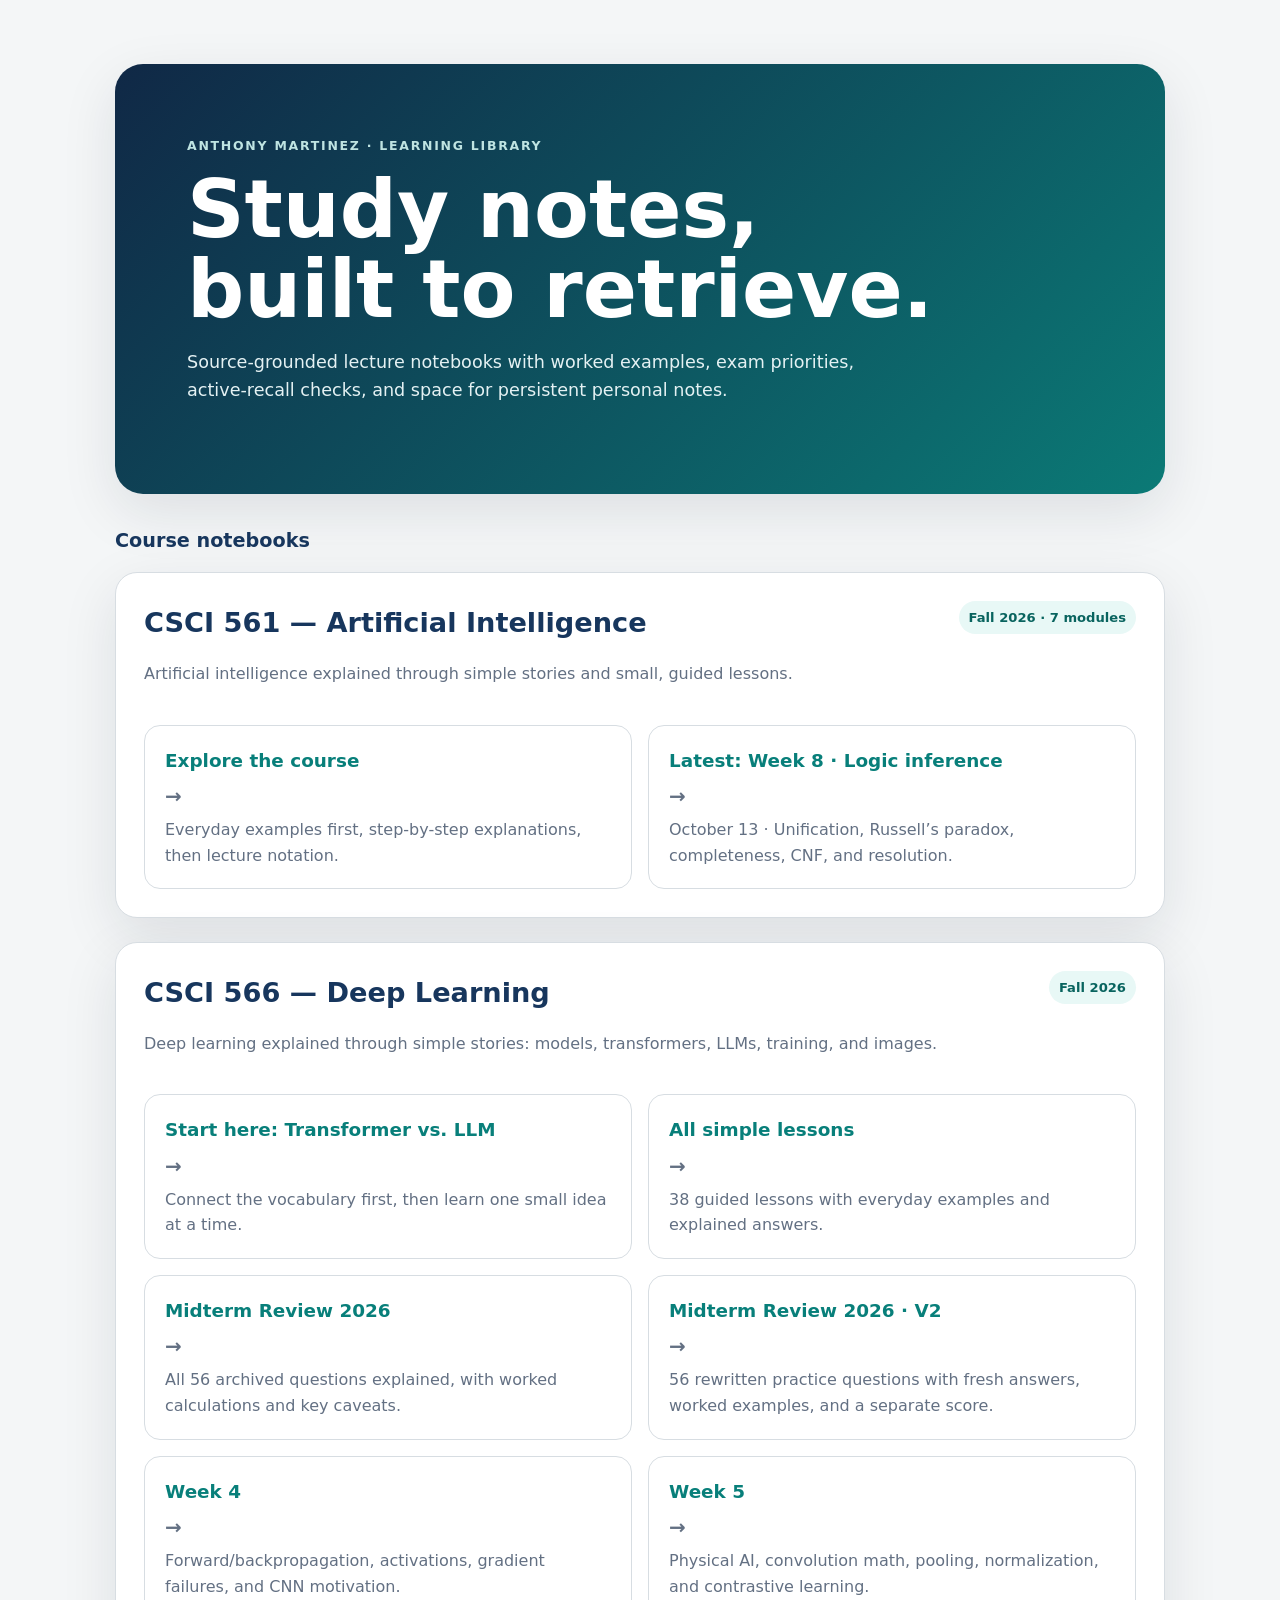
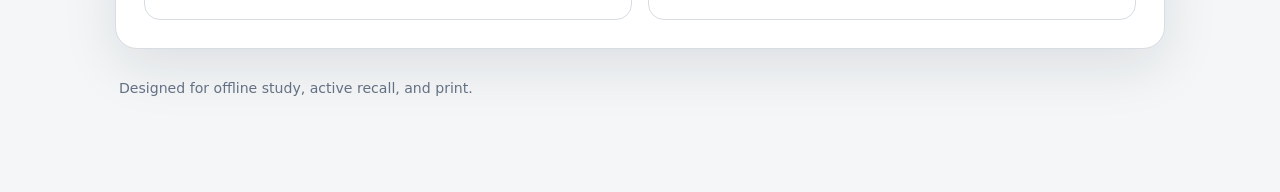
<file: index.html>
<!doctype html>
<html lang="en">
<head>
  <meta charset="utf-8">
  <meta name="viewport" content="width=device-width, initial-scale=1">
  <meta name="description" content="Anthony Martinez's course study notebooks and learning resources.">
  <title>Anthony Martinez — Study Notes</title>
  <style>
    :root{--ink:#172033;--muted:#637083;--paper:#f4f6f7;--card:#fff;--line:#d7dde2;--navy:#17365d;--teal:#087f7a;--gold:#e8b34a;--shadow:0 18px 55px rgba(23,32,51,.1)}
    *{box-sizing:border-box}body{margin:0;color:var(--ink);background:var(--paper);font:16px/1.6 system-ui,-apple-system,"Segoe UI",sans-serif}main{width:min(1050px,calc(100% - 32px));margin:auto;padding:64px 0}.hero{background:linear-gradient(135deg,#102846,#0b7a76);border-radius:28px;padding:clamp(32px,7vw,72px);color:white;box-shadow:var(--shadow)}.eyebrow{text-transform:uppercase;letter-spacing:.14em;font-weight:800;font-size:.78rem;color:#bfe4e2}.hero h1{font-size:clamp(2.5rem,7vw,5rem);line-height:1;margin:.18em 0}.hero p{max-width:60ch;color:#e4f1f3;font-size:1.1rem}.courses{margin-top:32px}.courses h2{font-size:1.2rem;color:var(--navy)}.course{background:var(--card);border:1px solid var(--line);border-radius:22px;padding:28px;box-shadow:var(--shadow)}.course-head{display:flex;justify-content:space-between;gap:20px;align-items:start}.course h3{font-size:1.7rem;margin:0;color:var(--navy)}.course p{color:var(--muted)}.tag{background:#e8f8f6;color:#09645f;border-radius:999px;padding:6px 10px;font-size:.82rem;font-weight:750;white-space:nowrap}.weeks{display:grid;grid-template-columns:repeat(2,minmax(0,1fr));gap:16px;margin-top:22px}.week{display:block;text-decoration:none;color:inherit;border:1px solid var(--line);border-radius:16px;padding:20px;transition:transform .15s,border-color .15s,box-shadow .15s}.week:hover{transform:translateY(-3px);border-color:var(--teal);box-shadow:0 12px 28px rgba(8,127,122,.12)}.week strong{display:block;color:var(--teal);font-size:1.15rem}.week span{display:block;color:var(--muted);margin-top:5px}.arrow{color:var(--gold);font-size:1.25rem}.foot{color:var(--muted);font-size:.88rem;margin:28px 4px}@media(max-width:650px){main{padding:24px 0}.hero{border-radius:20px}.course-head{display:block}.tag{display:inline-block;margin-top:8px}.weeks{grid-template-columns:1fr}}@media print{body{background:white}.hero,.course{box-shadow:none}.week{break-inside:avoid}}
  </style>
</head>
<body>
  <main>
    <header class="hero">
      <div class="eyebrow">Anthony Martinez · Learning Library</div>
      <h1>Study notes,<br>built to retrieve.</h1>
      <p>Source-grounded lecture notebooks with worked examples, exam priorities, active-recall checks, and space for persistent personal notes.</p>
    </header>
    <section class="courses" aria-labelledby="courses-heading">
      <h2 id="courses-heading">Course notebooks</h2>
      <article class="course" style="margin-bottom:24px">
        <div class="course-head"><div><h3>CSCI 561 — Artificial Intelligence</h3><p>Artificial intelligence explained through simple stories and small, guided lessons.</p></div><span class="tag">Fall 2026 · 7 modules</span></div>
        <div class="weeks">
          <a class="week" href="csci-561/?v=learn"><strong>Explore the course <span class="arrow">→</span></strong><span>Everyday examples first, step-by-step explanations, then lecture notation.</span></a>
          <a class="week" href="csci-561/?v=learn#lecture-8"><strong>Latest: Week 8 · Logic inference <span class="arrow">→</span></strong><span>October 13 · Unification, Russell’s paradox, completeness, CNF, and resolution.</span></a>
        </div>
      </article>
      <article class="course">
        <div class="course-head"><div><h3>CSCI 566 — Deep Learning</h3><p>Deep learning explained through simple stories: models, transformers, LLMs, training, and images.</p></div><span class="tag">Fall 2026</span></div>
        <div class="weeks">
          <a class="week" href="csci-566/?v=learn#lecture-0"><strong>Start here: Transformer vs. LLM <span class="arrow">→</span></strong><span>Connect the vocabulary first, then learn one small idea at a time.</span></a>
          <a class="week" href="csci-566/?v=learn"><strong>All simple lessons <span class="arrow">→</span></strong><span>38 guided lessons with everyday examples and explained answers.</span></a>
          <a class="week" href="csci-566/midterm-review-2026/"><strong>Midterm Review 2026 <span class="arrow">→</span></strong><span>All 56 archived questions explained, with worked calculations and key caveats.</span></a>
          <a class="week" href="csci-566/midterm-review-2026-v2/"><strong>Midterm Review 2026 · V2 <span class="arrow">→</span></strong><span>56 rewritten practice questions with fresh answers, worked examples, and a separate score.</span></a>
          <a class="week" href="csci-566/week4/"><strong>Week 4 <span class="arrow">→</span></strong><span>Forward/backpropagation, activations, gradient failures, and CNN motivation.</span></a>
          <a class="week" href="csci-566/week5/"><strong>Week 5 <span class="arrow">→</span></strong><span>Physical AI, convolution math, pooling, normalization, and contrastive learning.</span></a>
        </div>
      </article>
    </section>
    <p class="foot">Designed for offline study, active recall, and print.</p>
  </main>
</body>
</html>
</file>
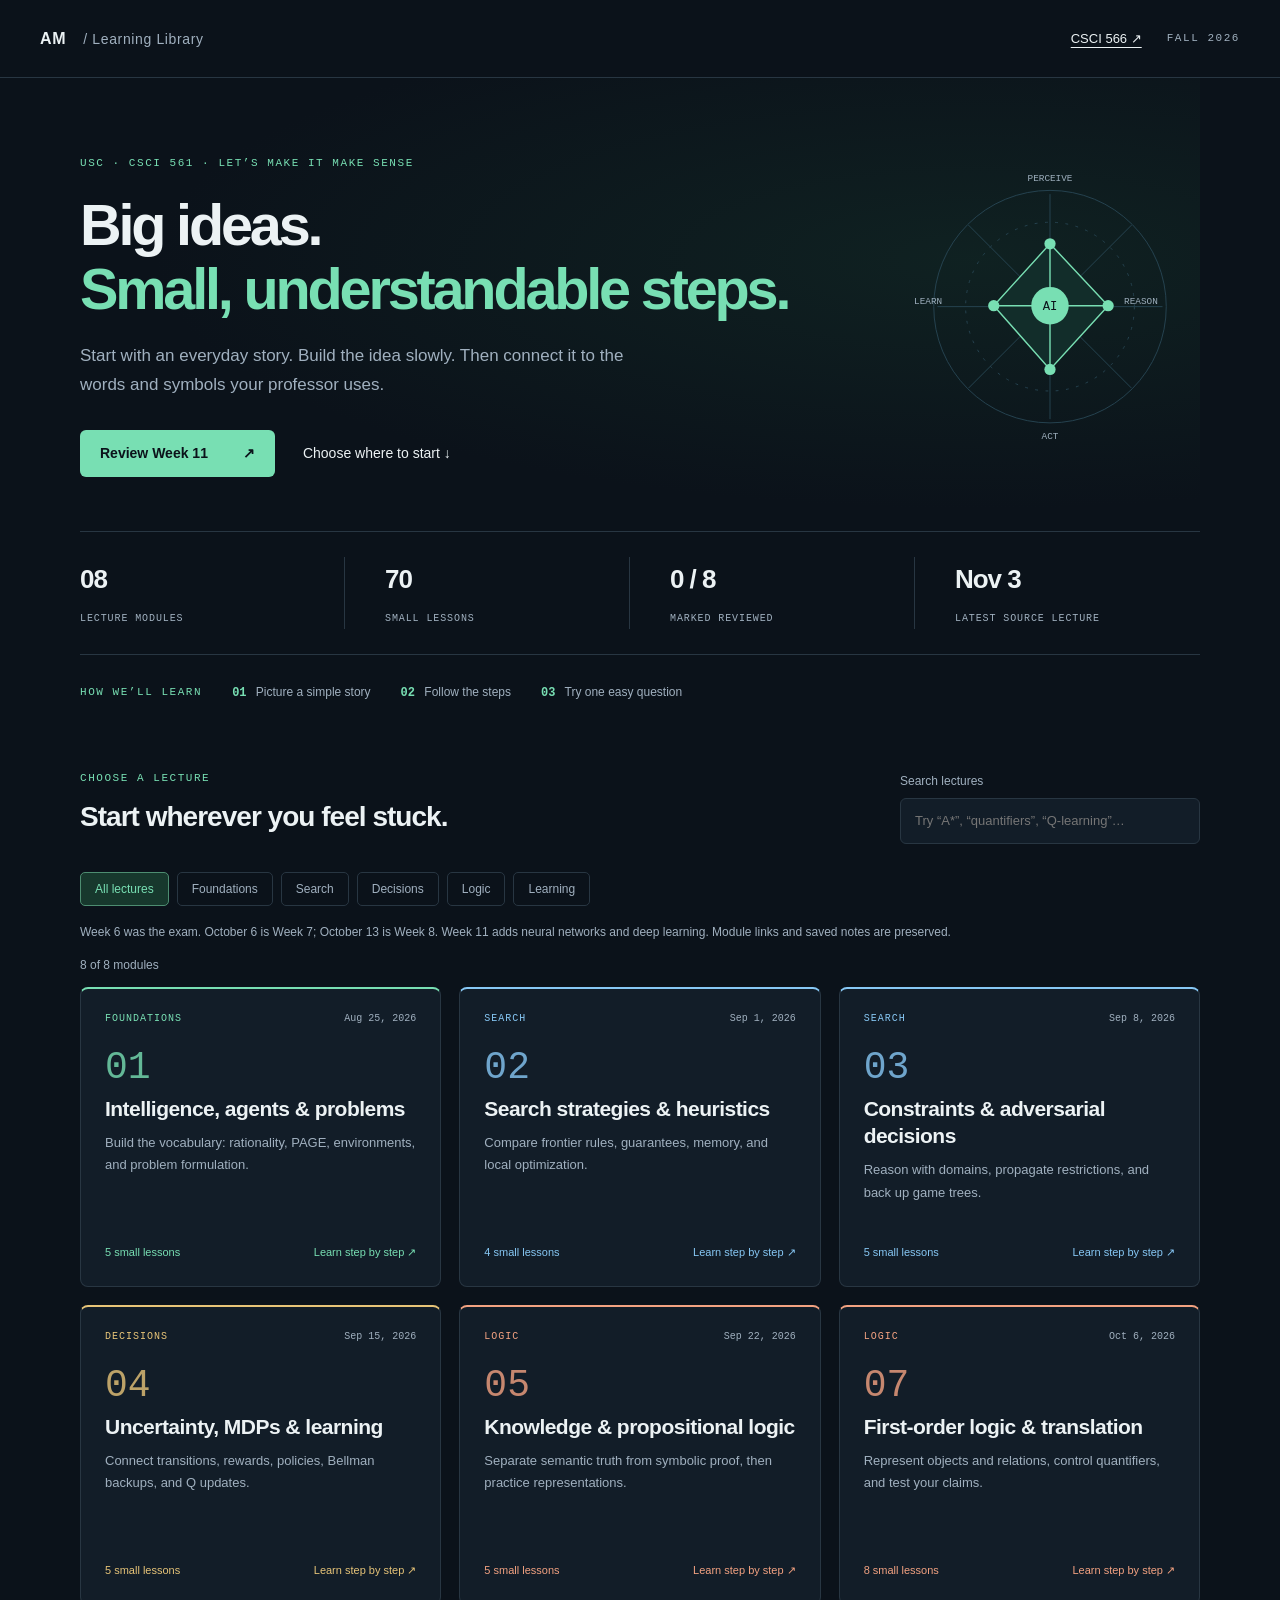
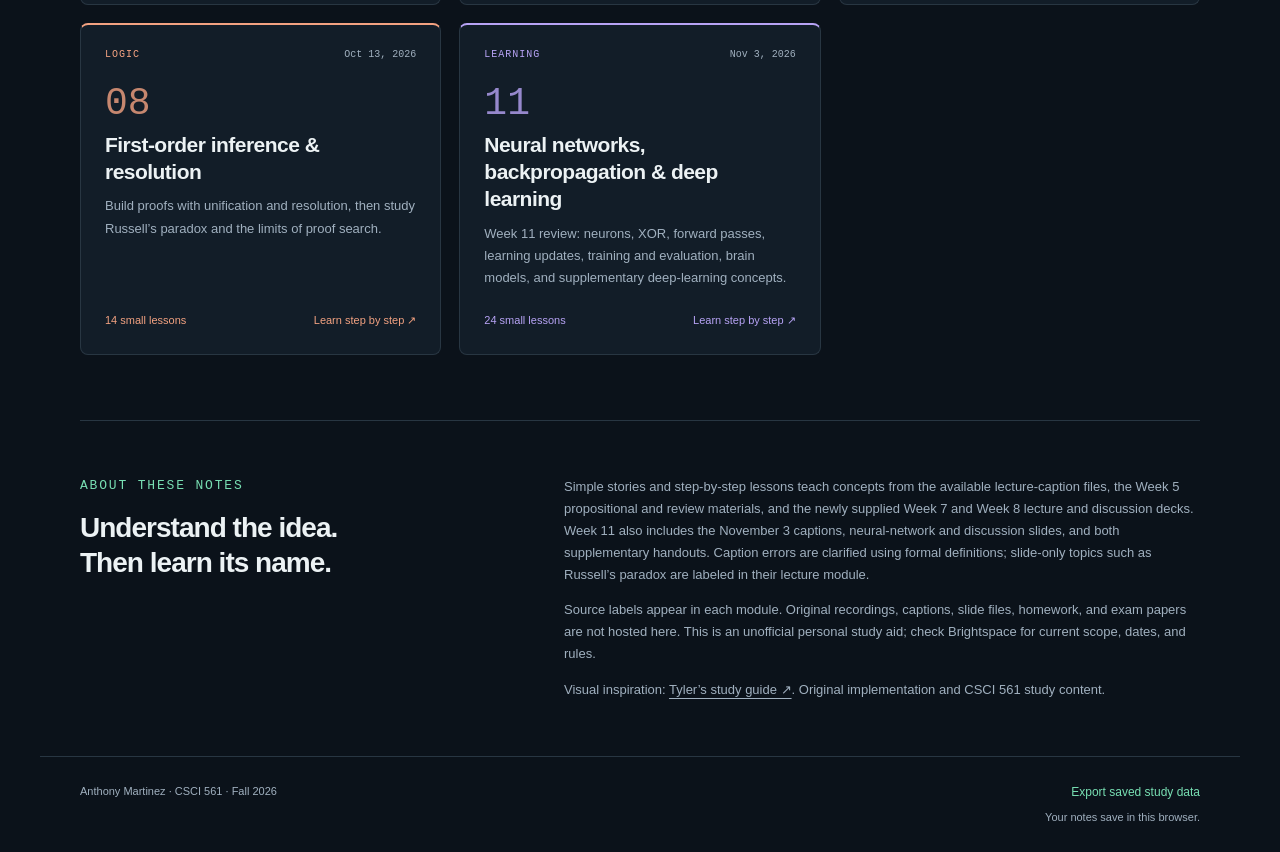
<file: csci-561/index.html>
<!doctype html>
<html lang="en">
<head><meta charset="utf-8"><meta name="viewport" content="width=device-width, initial-scale=1"><meta name="description" content="CSCI 561 study field notes: agents, search, CSPs, games, reinforcement learning, logic, Russell’s paradox, resolution, neural networks, and backpropagation. Eight lecture modules with active recall and saved notes."><meta name="theme-color" content="#0b121a"><title>CSCI 561 · Learn step by step</title><link rel="stylesheet" href="style.css?v=0cc53aad7d3e"><script defer src="content.js?v=51534a6c8ccf"></script><script defer src="app.js?v=fa8d2007b44e"></script></head>
<body>
<a class="skip" href="#main">Skip to study content</a>
<header class="topbar"><a class="brand" href="../">AM <span>/ Learning Library</span></a><nav aria-label="Course navigation"><a href="../csci-566/">CSCI 566 ↗</a><span class="term">FALL 2026</span></nav></header>
<main id="main" tabindex="-1">
<div id="dashboard">
<section class="hero"><div><p class="eyebrow">USC · CSCI 561 · LET’S MAKE IT MAKE SENSE</p><h1>Big ideas.<br><span>Small, understandable steps.</span></h1><p class="intro">Start with an everyday story. Build the idea slowly. Then connect it to the words and symbols your professor uses.</p><div class="hero-links"><a class="primary" href="#lecture-11">Review Week 11 <span>↗</span></a><a href="#course-map">Choose where to start ↓</a></div></div><div class="orbit" aria-hidden="true"><svg viewBox="0 0 320 300"><g fill="none" stroke="#274553"><circle cx="160" cy="150" r="124"/><circle cx="160" cy="150" r="90" stroke-dasharray="3 8"/><path d="M160 30V270M40 150H280M73 63L247 237M73 237L247 63"/></g><g stroke="#78dfb3" stroke-width="1.5"><path d="M160 83L100 149L160 217L222 149Z M160 83V217M100 149H222" fill="#122d2a"/></g><g fill="#78dfb3"><circle cx="160" cy="83" r="6"/><circle cx="100" cy="149" r="6"/><circle cx="222" cy="149" r="6"/><circle cx="160" cy="217" r="6"/></g><circle cx="160" cy="149" r="20" fill="#78dfb3"/><text x="160" y="154" text-anchor="middle" fill="#0b121a" font-size="13" font-family="monospace">AI</text><g font-family="monospace" font-size="10" fill="#9eafbd"><text x="160" y="16" text-anchor="middle">PERCEIVE</text><text x="239" y="147">REASON</text><text x="160" y="291" text-anchor="middle">ACT</text><text x="15" y="147">LEARN</text></g></svg></div></section>
<section class="metrics" aria-label="Study overview"><div><strong>08</strong><span>LECTURE MODULES</span></div><div><strong id="recall-count">—</strong><span>SMALL LESSONS</span></div><div><strong id="progress-count">0 / 8</strong><span>MARKED REVIEWED</span></div><div><strong>Nov 3</strong><span>LATEST SOURCE LECTURE</span></div></section>
<div class="method"><span class="eyebrow">HOW WE’LL LEARN</span><span><b>01</b> Picture a simple story</span><span><b>02</b> Follow the steps</span><span><b>03</b> Try one easy question</span></div>
<section id="course-map" class="course-map"><div class="section-heading"><div><p class="eyebrow">CHOOSE A LECTURE</p><h2>Start wherever you feel stuck.</h2></div><label class="search-label">Search lectures<input id="search" type="search" placeholder="Try “A*”, “quantifiers”, “Q-learning”…"></label></div><div class="filters" role="group" aria-label="Filter modules"><button class="active" data-filter="All" aria-pressed="true">All lectures</button><button data-filter="Foundations" aria-pressed="false">Foundations</button><button data-filter="Search" aria-pressed="false">Search</button><button data-filter="Decisions" aria-pressed="false">Decisions</button><button data-filter="Logic" aria-pressed="false">Logic</button><button data-filter="Learning" aria-pressed="false">Learning</button></div><p class="muted">Week 6 was the exam. October 6 is Week 7; October 13 is Week 8. Week 11 adds neural networks and deep learning. Module links and saved notes are preserved.</p><p id="results" class="muted" role="status"></p><div id="cards" class="cards"></div></section>
<section class="source-panel"><div><p class="eyebrow">ABOUT THESE NOTES</p><h2>Understand the idea.<br>Then learn its name.</h2></div><div><p>Simple stories and step-by-step lessons teach concepts from the available lecture-caption files, the Week 5 propositional and review materials, and the newly supplied Week 7 and Week 8 lecture and discussion decks. Week 11 also includes the November 3 captions, neural-network and discussion slides, and both supplementary handouts. Caption errors are clarified using formal definitions; slide-only topics such as Russell’s paradox are labeled in their lecture module.</p><p>Source labels appear in each module. Original recordings, captions, slide files, homework, and exam papers are not hosted here. This is an unofficial personal study aid; check Brightspace for current scope, dates, and rules.</p><p>Visual inspiration: <a href="https://tylermichael06.github.io/my-study-guide/">Tyler’s study guide ↗</a>. Original implementation and CSCI 561 study content.</p></div></section>
</div>
<article id="lecture" hidden></article>
</main><footer><span>Anthony Martinez · CSCI 561 · Fall 2026</span><div><button id="export">Export saved study data</button><span id="save-status" role="status">Your notes save in this browser.</span></div></footer>
<noscript><p class="notice">Enable JavaScript to view the lecture modules and use study tools.</p></noscript>
</body></html>
</file>
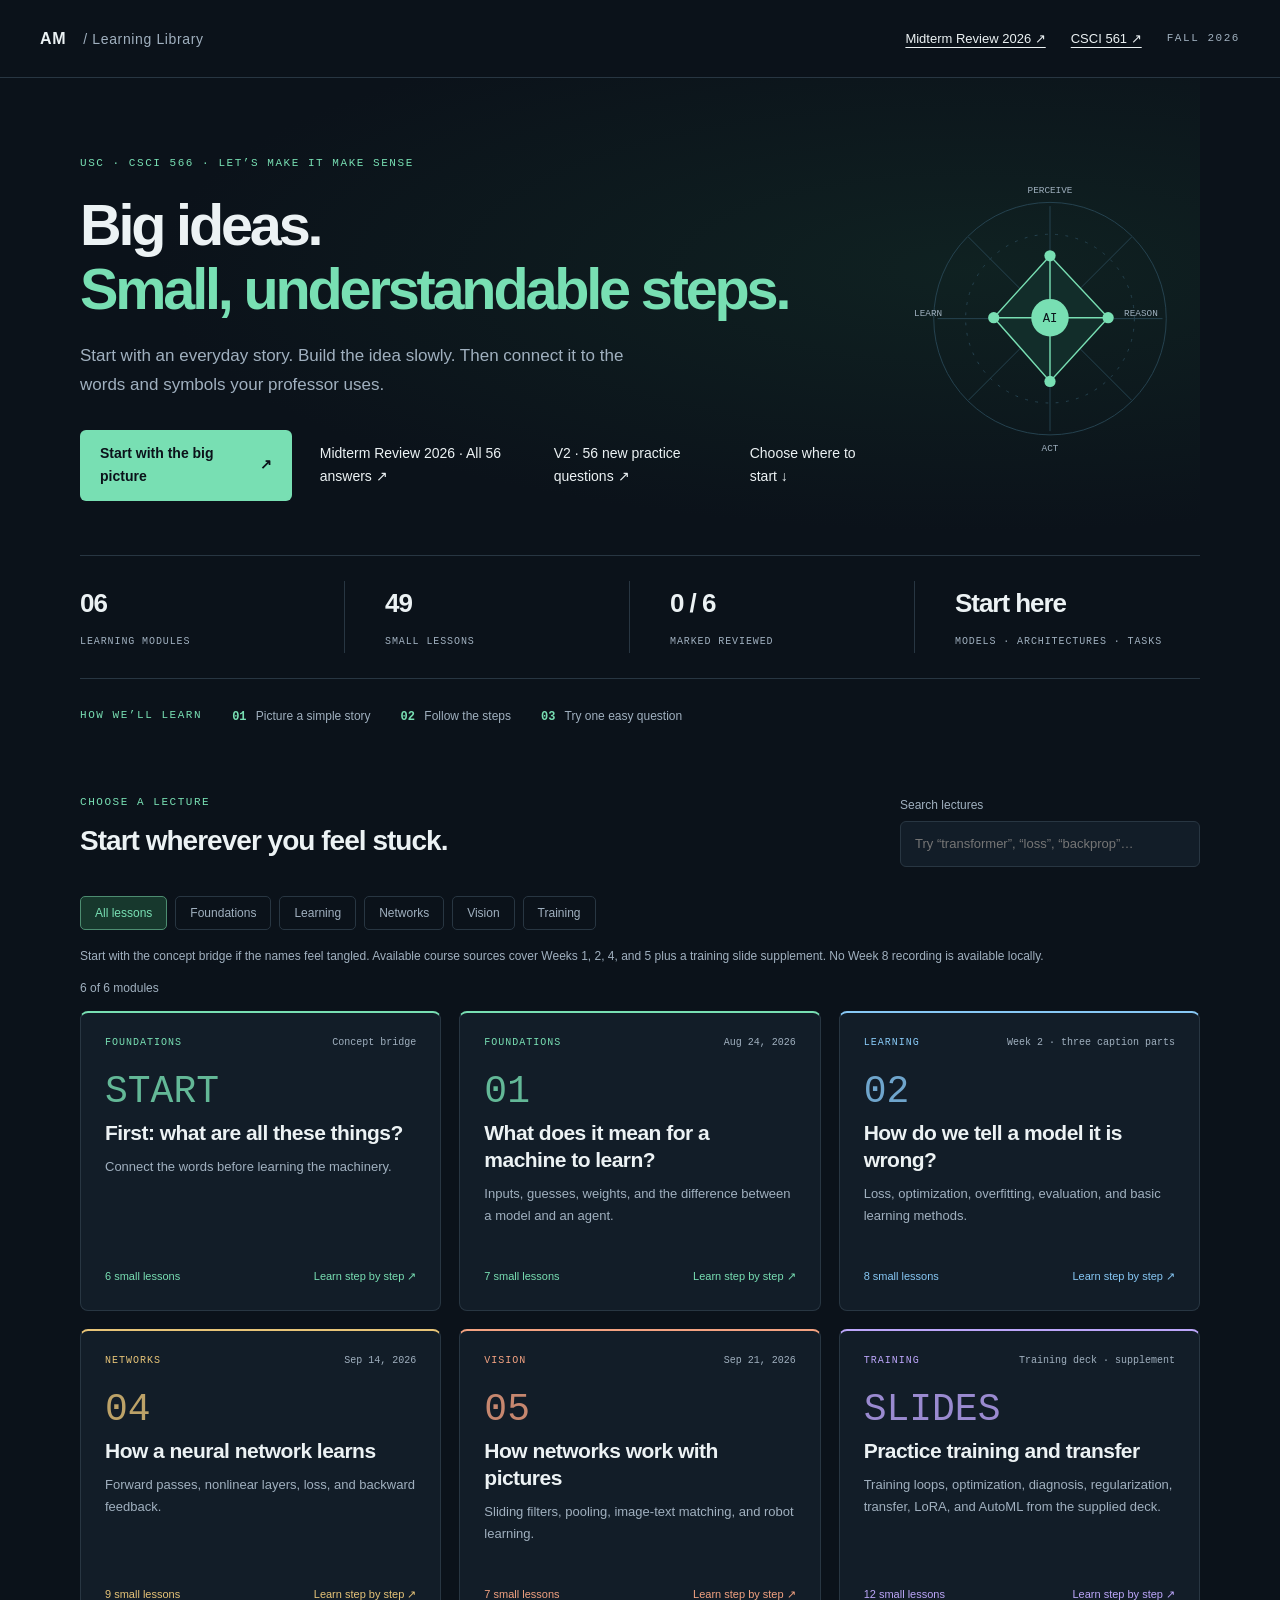
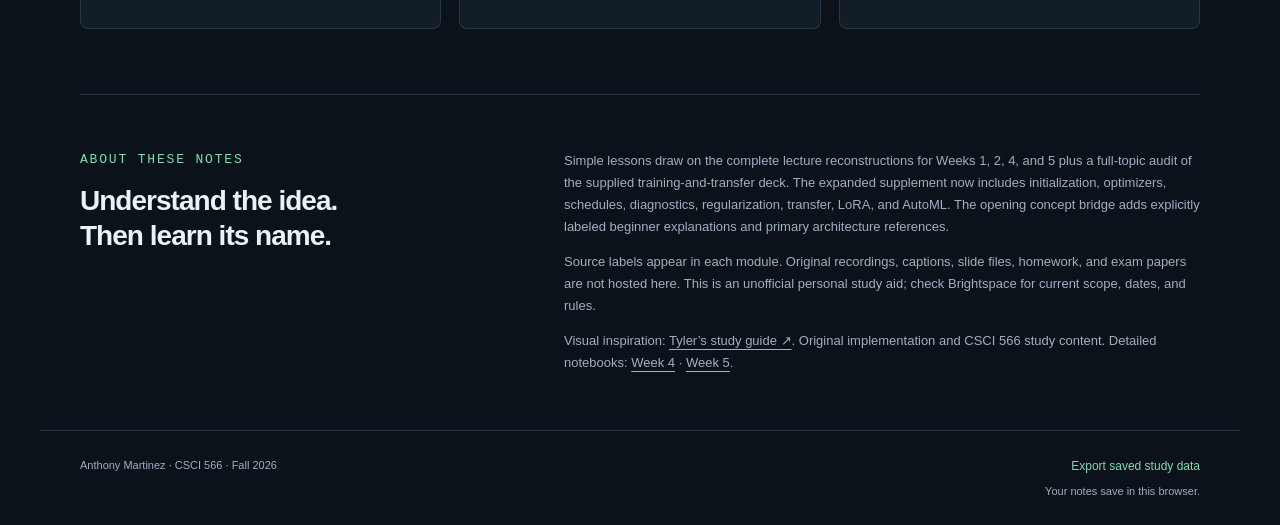
<file: csci-566/index.html>
<!doctype html>
<html lang="en">
<head><meta charset="utf-8"><meta name="viewport" content="width=device-width, initial-scale=1"><meta name="description" content="CSCI 566 study field notes: neural networks, transformers, LLMs, optimization, CNNs, transfer learning, LoRA, and AutoML. Guided lessons with active recall and saved notes."><meta name="theme-color" content="#0b121a"><title>CSCI 566 · Learn step by step</title><link rel="stylesheet" href="style.css?v=0cc53aad7d3e"><script defer src="content.js?v=eecbf57cd06f"></script><script defer src="app.js?v=7a3a6824d93b"></script></head>
<body>
<a class="skip" href="#main">Skip to study content</a>
<header class="topbar"><a class="brand" href="../">AM <span>/ Learning Library</span></a><nav aria-label="Course navigation"><a href="midterm-review-2026/">Midterm Review 2026 ↗</a><a href="../csci-561/">CSCI 561 ↗</a><span class="term">FALL 2026</span></nav></header>
<main id="main" tabindex="-1">
<div id="dashboard">
<section class="hero"><div><p class="eyebrow">USC · CSCI 566 · LET’S MAKE IT MAKE SENSE</p><h1>Big ideas.<br><span>Small, understandable steps.</span></h1><p class="intro">Start with an everyday story. Build the idea slowly. Then connect it to the words and symbols your professor uses.</p><div class="hero-links"><a class="primary" href="#lecture-0">Start with the big picture <span>↗</span></a><a href="midterm-review-2026/">Midterm Review 2026 · All 56 answers ↗</a><a href="midterm-review-2026-v2/">V2 · 56 new practice questions ↗</a><a href="#course-map">Choose where to start ↓</a></div></div><div class="orbit" aria-hidden="true"><svg viewBox="0 0 320 300"><g fill="none" stroke="#274553"><circle cx="160" cy="150" r="124"/><circle cx="160" cy="150" r="90" stroke-dasharray="3 8"/><path d="M160 30V270M40 150H280M73 63L247 237M73 237L247 63"/></g><g stroke="#78dfb3" stroke-width="1.5"><path d="M160 83L100 149L160 217L222 149Z M160 83V217M100 149H222" fill="#122d2a"/></g><g fill="#78dfb3"><circle cx="160" cy="83" r="6"/><circle cx="100" cy="149" r="6"/><circle cx="222" cy="149" r="6"/><circle cx="160" cy="217" r="6"/></g><circle cx="160" cy="149" r="20" fill="#78dfb3"/><text x="160" y="154" text-anchor="middle" fill="#0b121a" font-size="13" font-family="monospace">AI</text><g font-family="monospace" font-size="10" fill="#9eafbd"><text x="160" y="16" text-anchor="middle">PERCEIVE</text><text x="239" y="147">REASON</text><text x="160" y="291" text-anchor="middle">ACT</text><text x="15" y="147">LEARN</text></g></svg></div></section>
<section class="metrics" aria-label="Study overview"><div><strong>06</strong><span>LEARNING MODULES</span></div><div><strong id="recall-count">—</strong><span>SMALL LESSONS</span></div><div><strong id="progress-count">0 / 6</strong><span>MARKED REVIEWED</span></div><div><strong>Start here</strong><span>MODELS · ARCHITECTURES · TASKS</span></div></section>
<div class="method"><span class="eyebrow">HOW WE’LL LEARN</span><span><b>01</b> Picture a simple story</span><span><b>02</b> Follow the steps</span><span><b>03</b> Try one easy question</span></div>
<section id="course-map" class="course-map"><div class="section-heading"><div><p class="eyebrow">CHOOSE A LECTURE</p><h2>Start wherever you feel stuck.</h2></div><label class="search-label">Search lectures<input id="search" type="search" placeholder="Try “transformer”, “loss”, “backprop”…"></label></div><div class="filters" role="group" aria-label="Filter modules"><button class="active" data-filter="All" aria-pressed="true">All lessons</button><button data-filter="Foundations" aria-pressed="false">Foundations</button><button data-filter="Learning" aria-pressed="false">Learning</button><button data-filter="Networks" aria-pressed="false">Networks</button><button data-filter="Vision" aria-pressed="false">Vision</button><button data-filter="Training" aria-pressed="false">Training</button></div><p class="muted">Start with the concept bridge if the names feel tangled. Available course sources cover Weeks 1, 2, 4, and 5 plus a training slide supplement. No Week 8 recording is available locally.</p><p id="results" class="muted" role="status"></p><div id="cards" class="cards"></div></section>
<section class="source-panel"><div><p class="eyebrow">ABOUT THESE NOTES</p><h2>Understand the idea.<br>Then learn its name.</h2></div><div><p>Simple lessons draw on the complete lecture reconstructions for Weeks 1, 2, 4, and 5 plus a full-topic audit of the supplied training-and-transfer deck. The expanded supplement now includes initialization, optimizers, schedules, diagnostics, regularization, transfer, LoRA, and AutoML. The opening concept bridge adds explicitly labeled beginner explanations and primary architecture references.</p><p>Source labels appear in each module. Original recordings, captions, slide files, homework, and exam papers are not hosted here. This is an unofficial personal study aid; check Brightspace for current scope, dates, and rules.</p><p>Visual inspiration: <a href="https://tylermichael06.github.io/my-study-guide/">Tyler’s study guide ↗</a>. Original implementation and CSCI 566 study content. Detailed notebooks: <a href="week4/">Week 4</a> · <a href="week5/">Week 5</a>.</p></div></section>
</div>
<article id="lecture" hidden></article>
</main><footer><span>Anthony Martinez · CSCI 566 · Fall 2026</span><div><button id="export">Export saved study data</button><span id="save-status" role="status">Your notes save in this browser.</span></div></footer>
<noscript><p class="notice">Enable JavaScript to view the lecture modules and use study tools.</p></noscript>
</body></html>
</file>
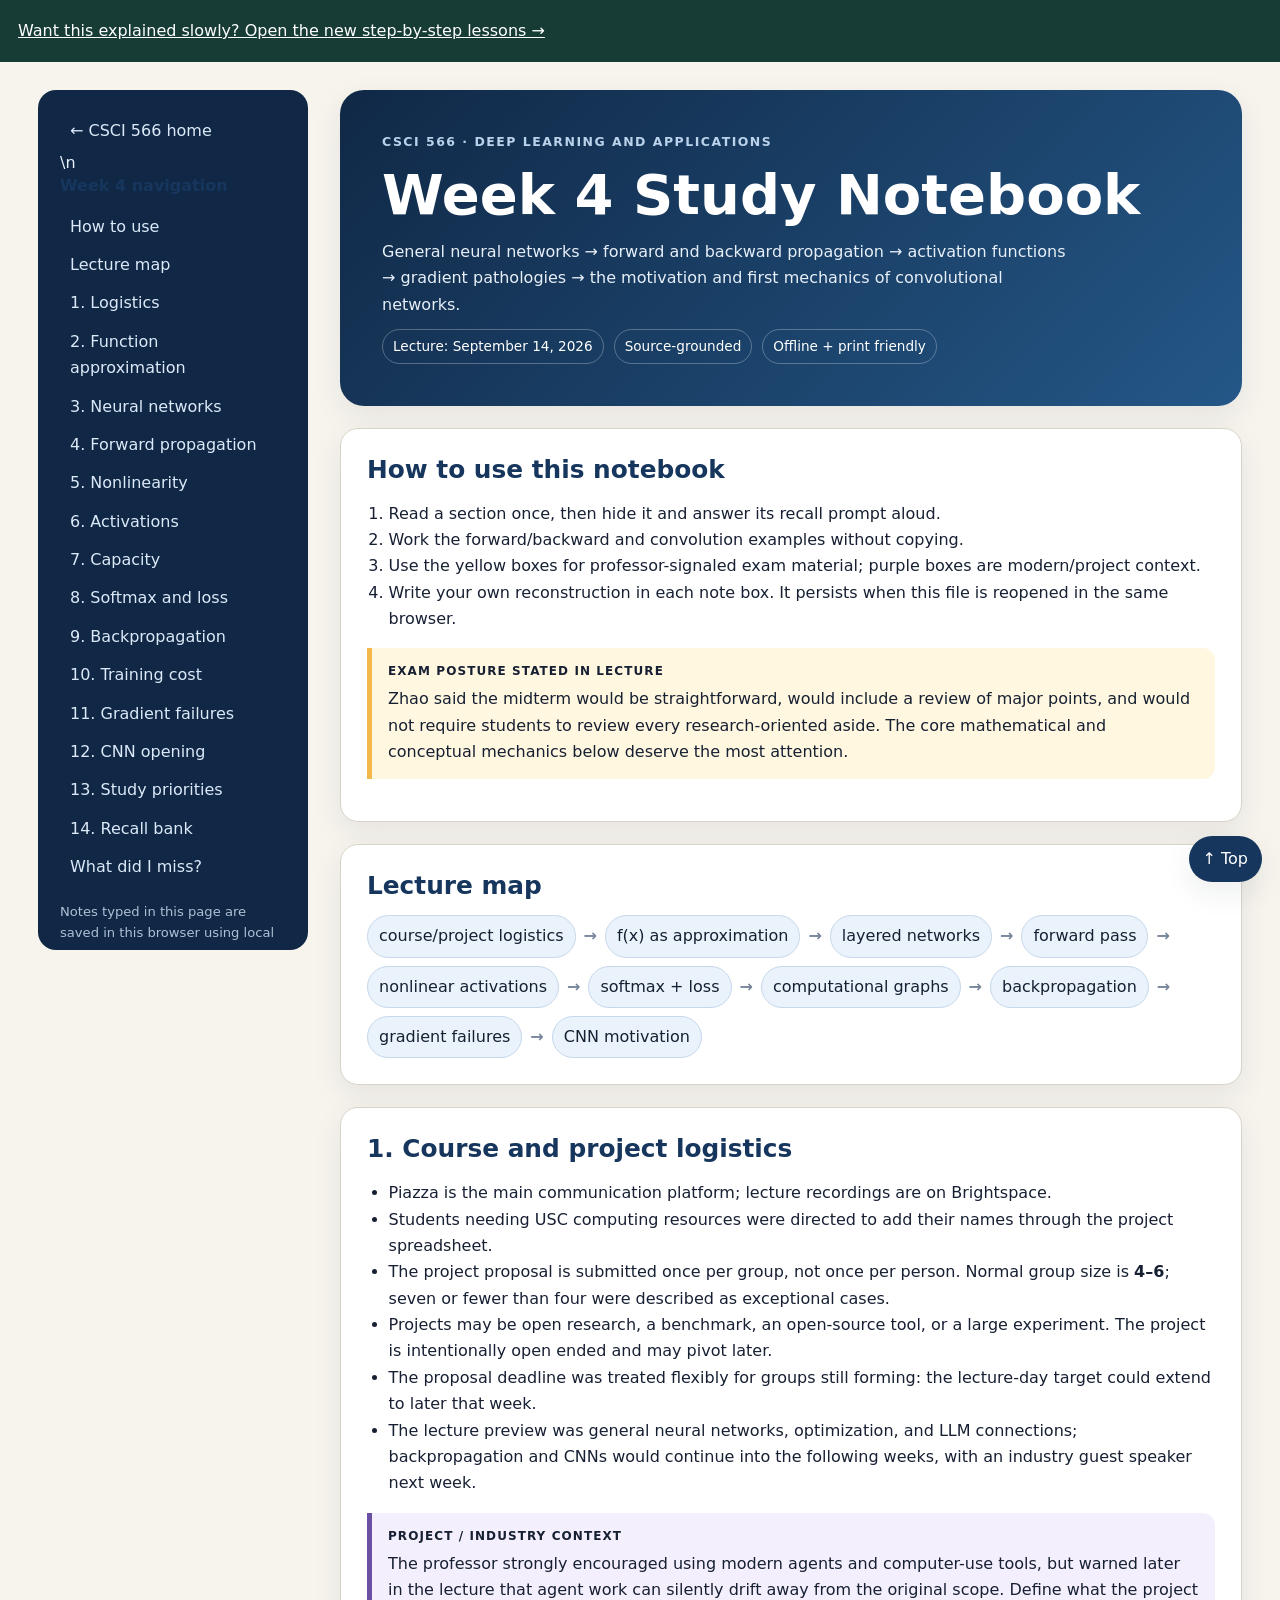
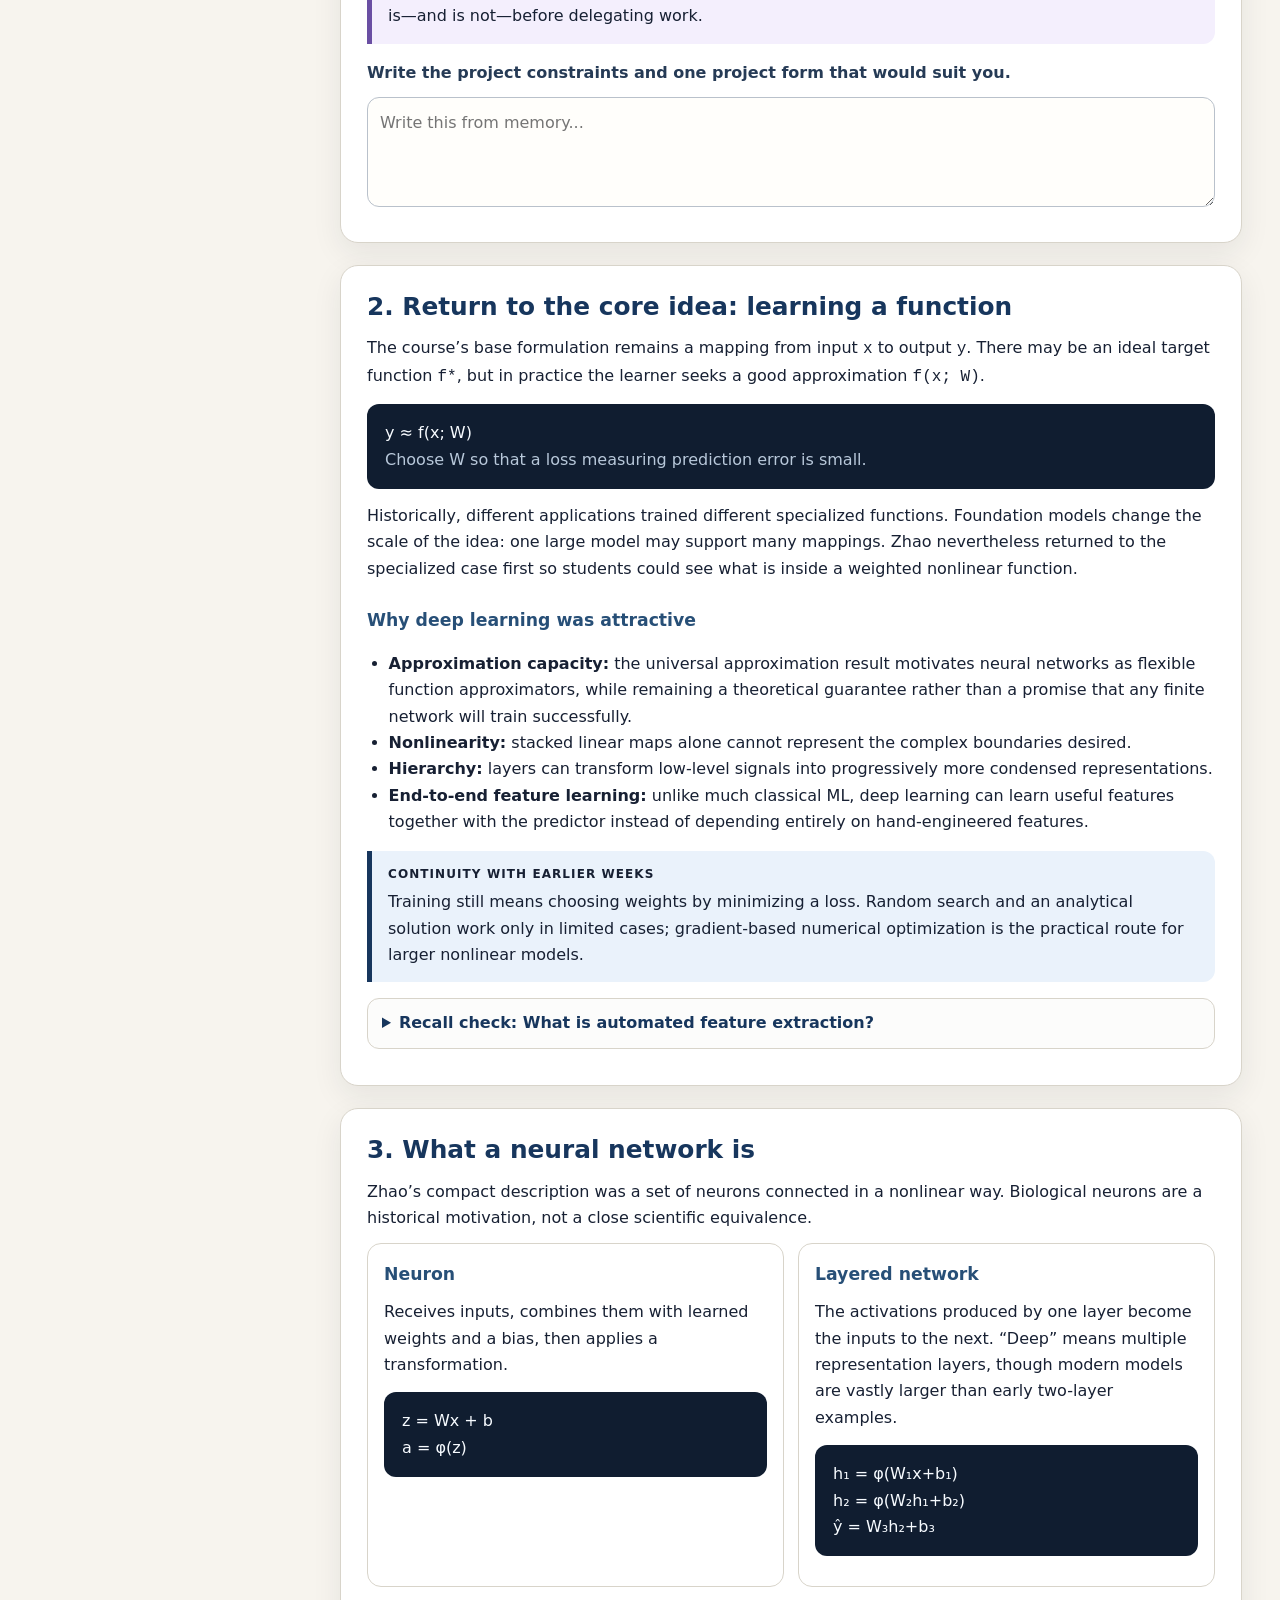
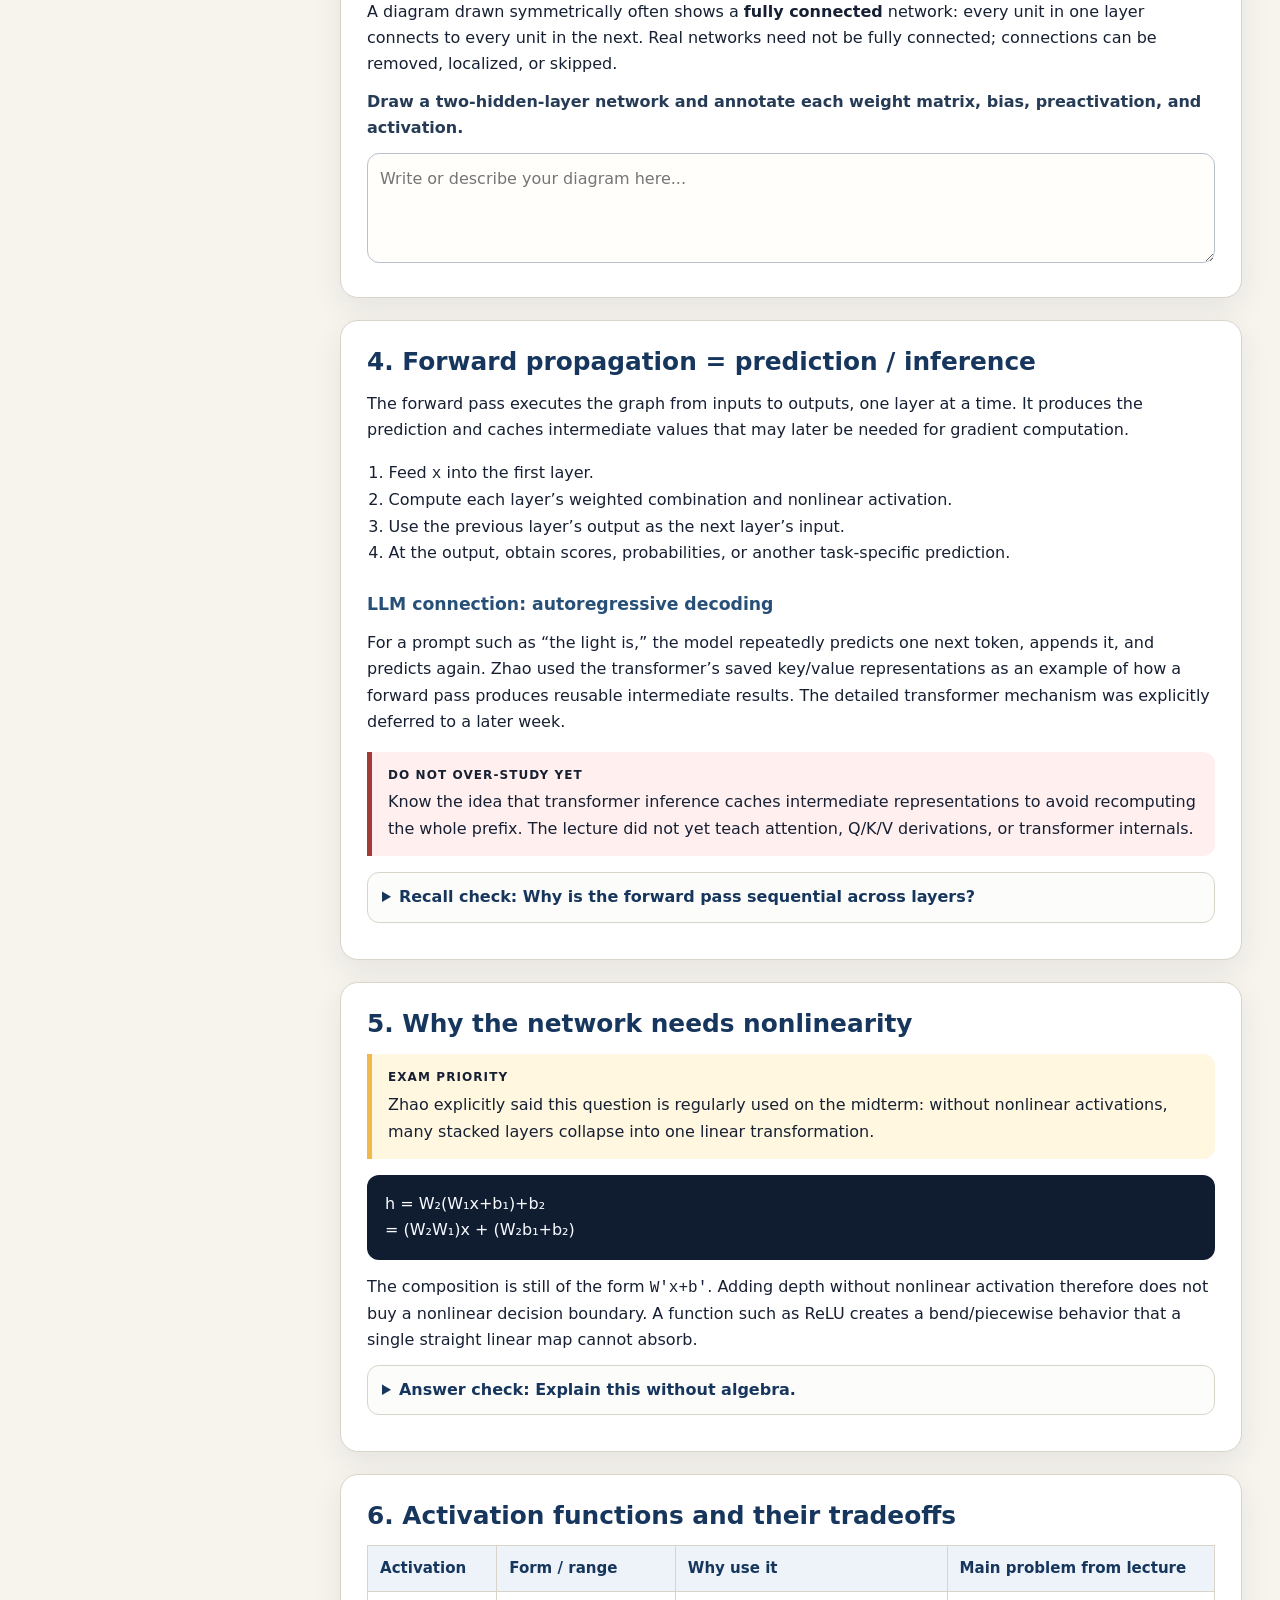
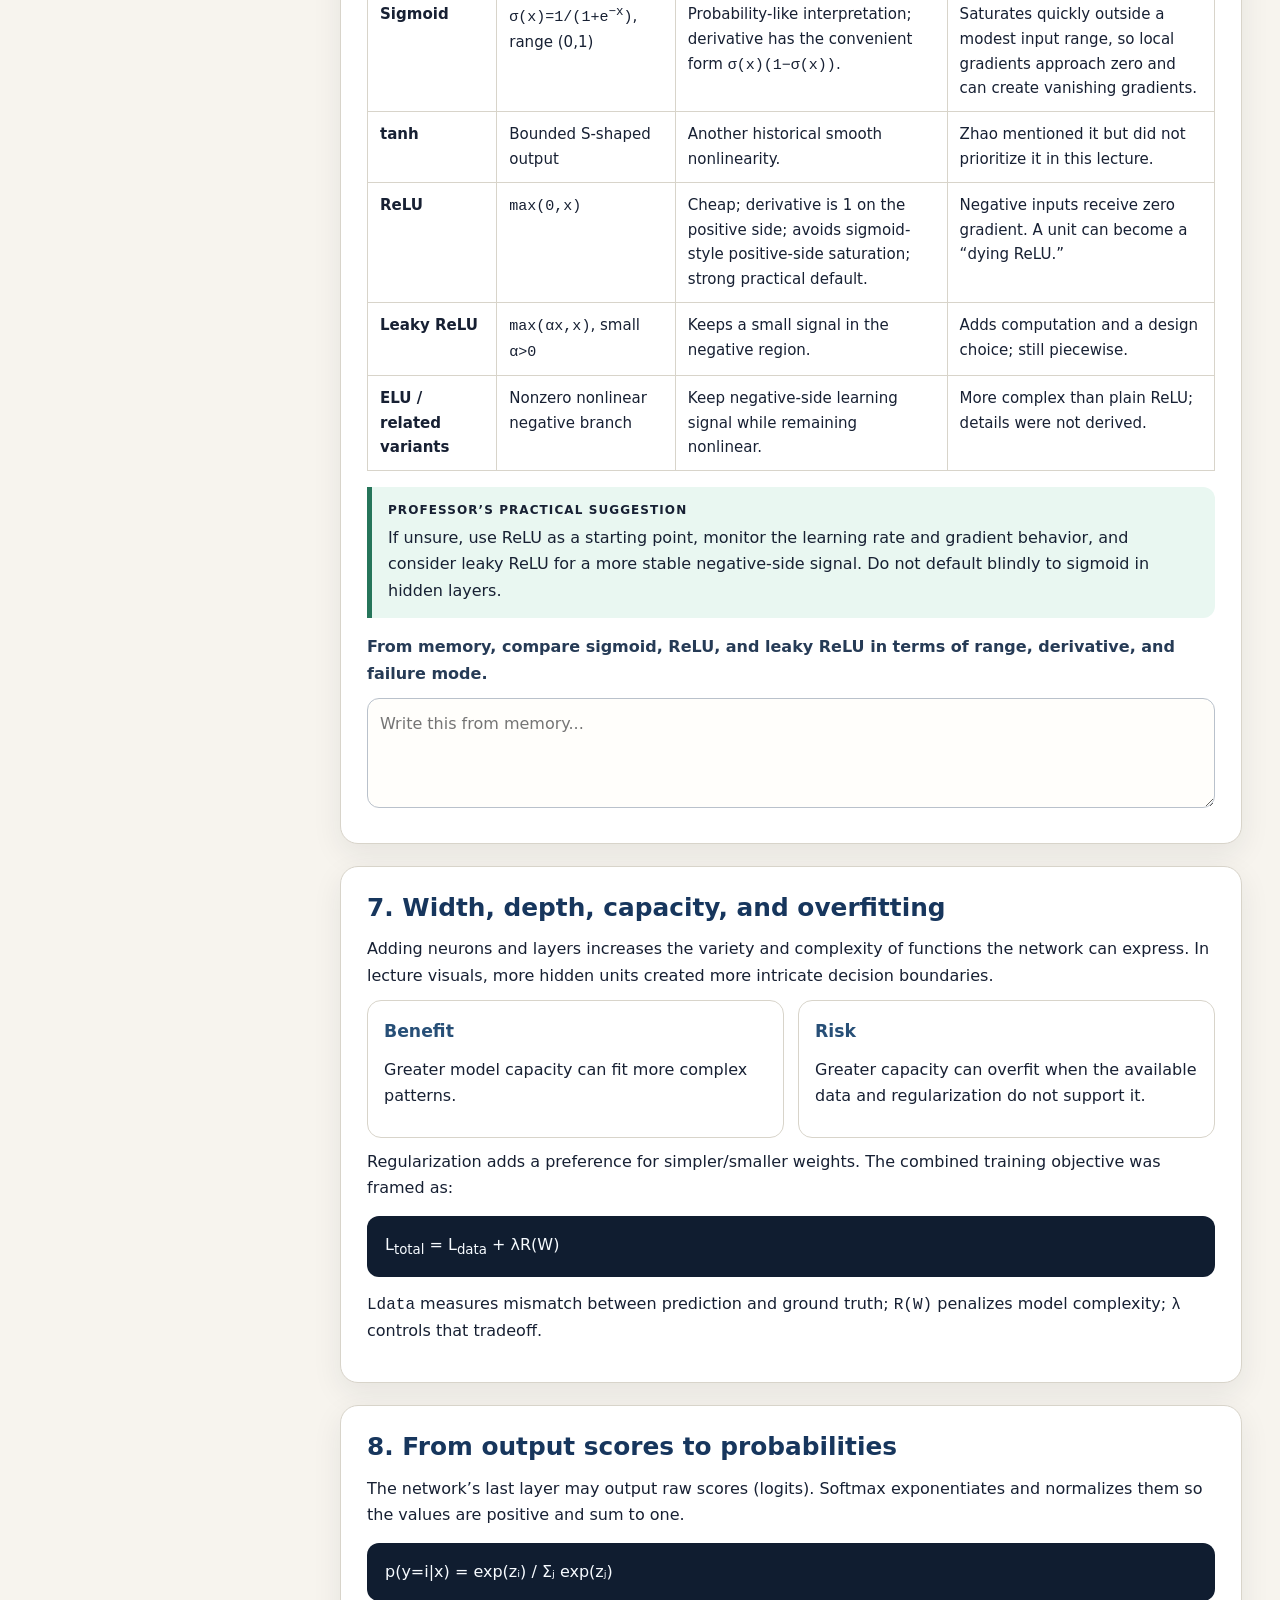
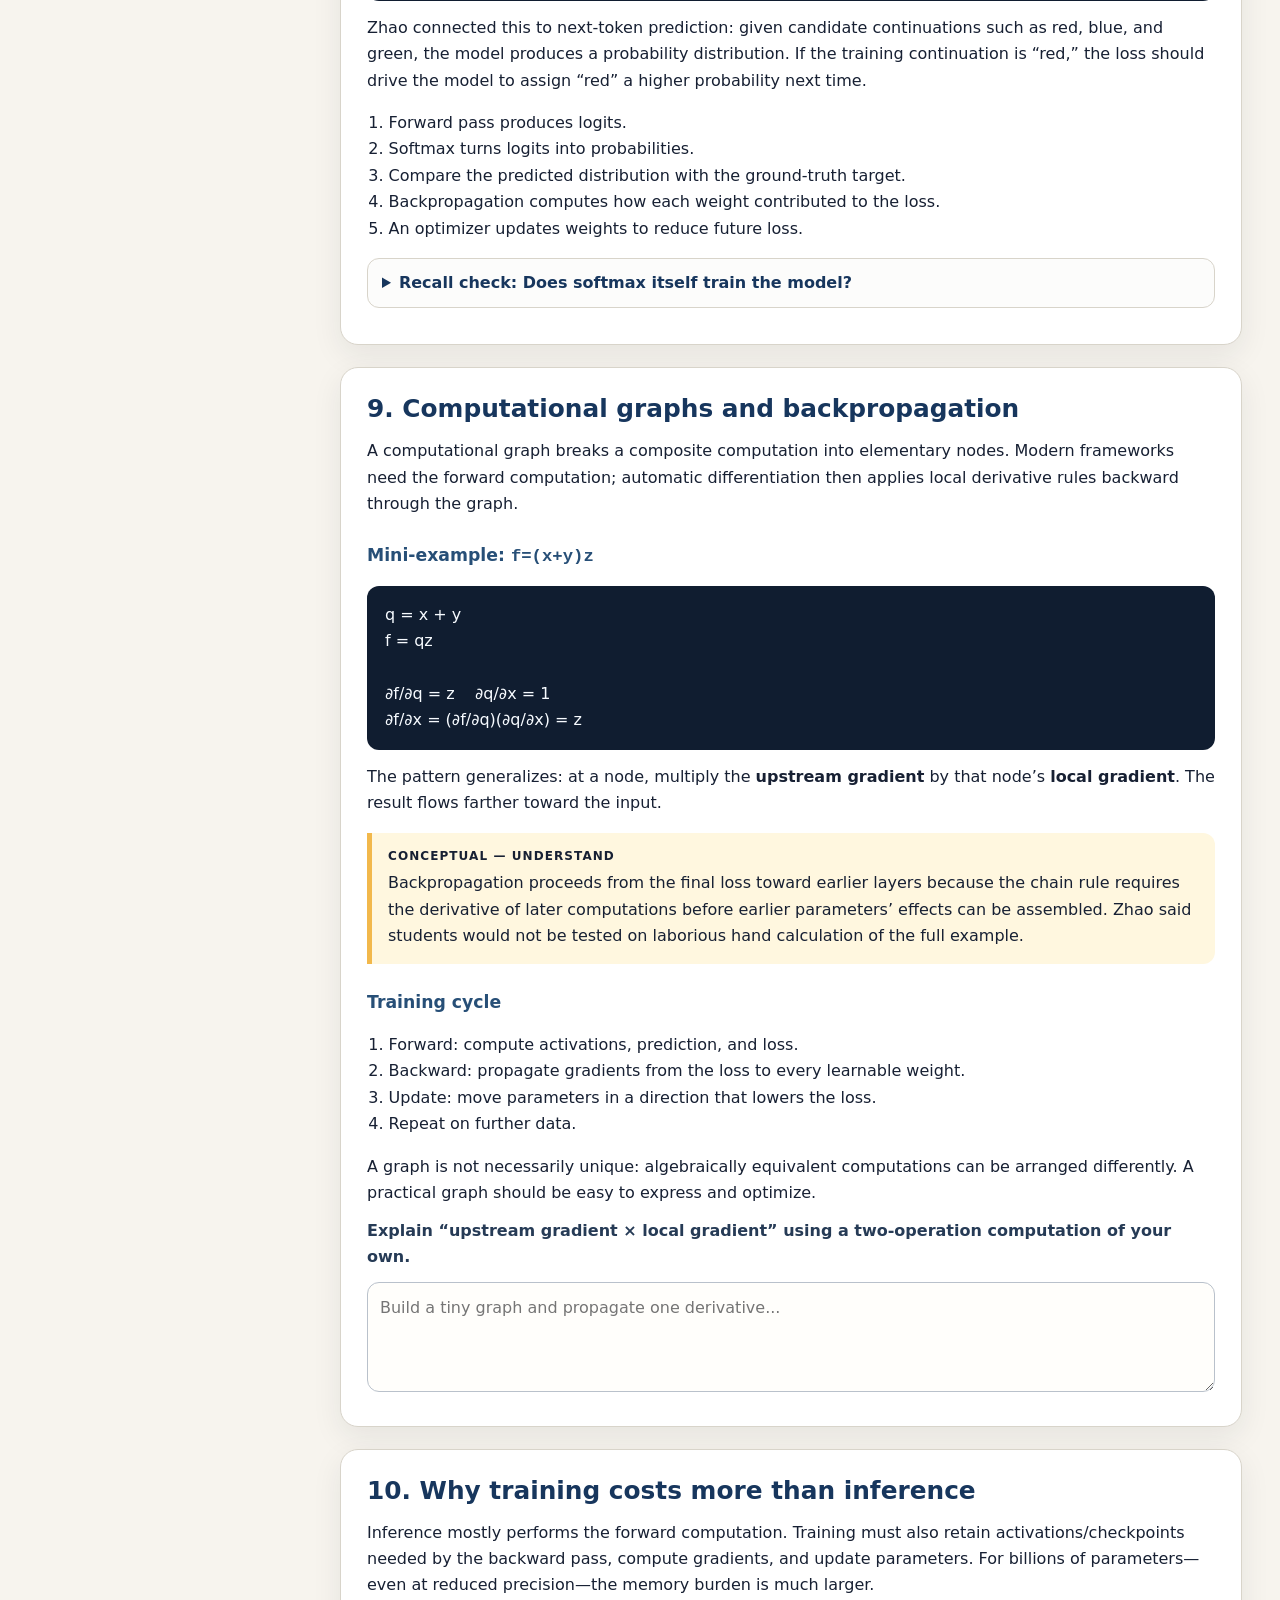
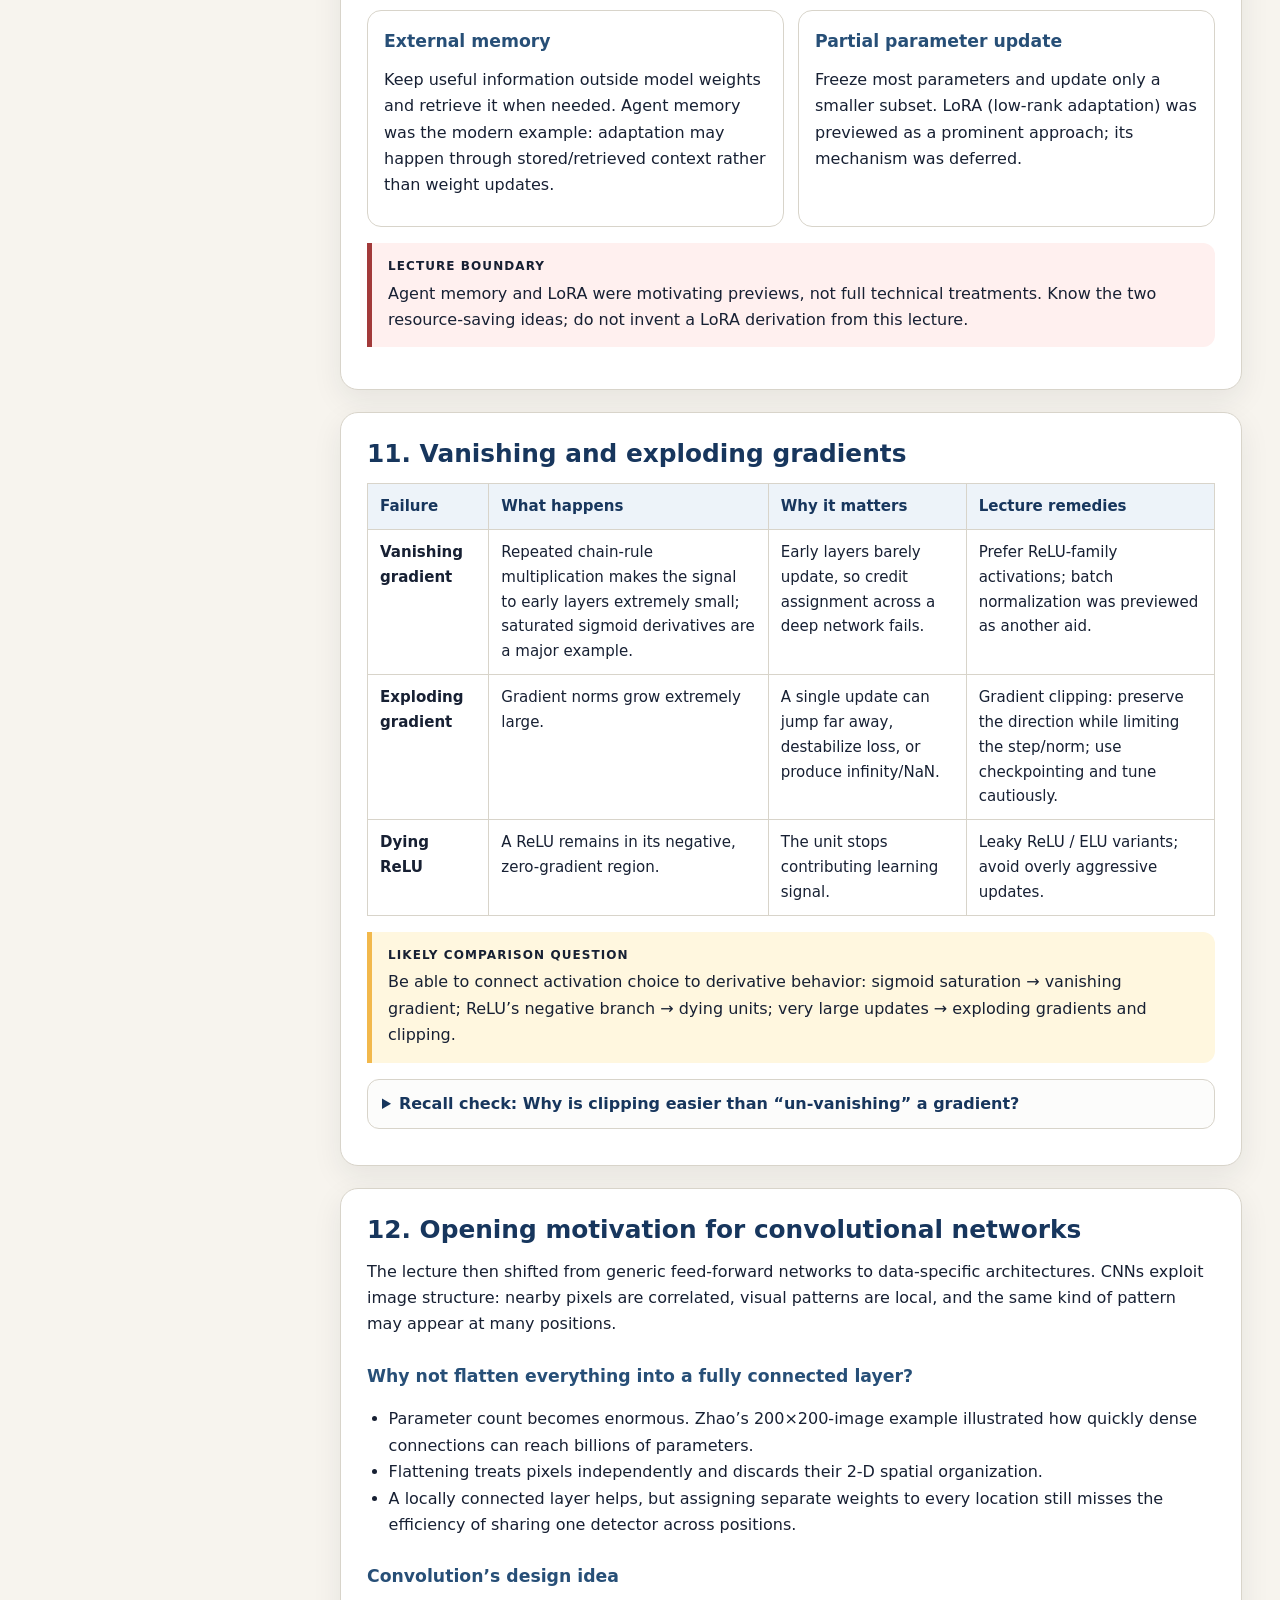
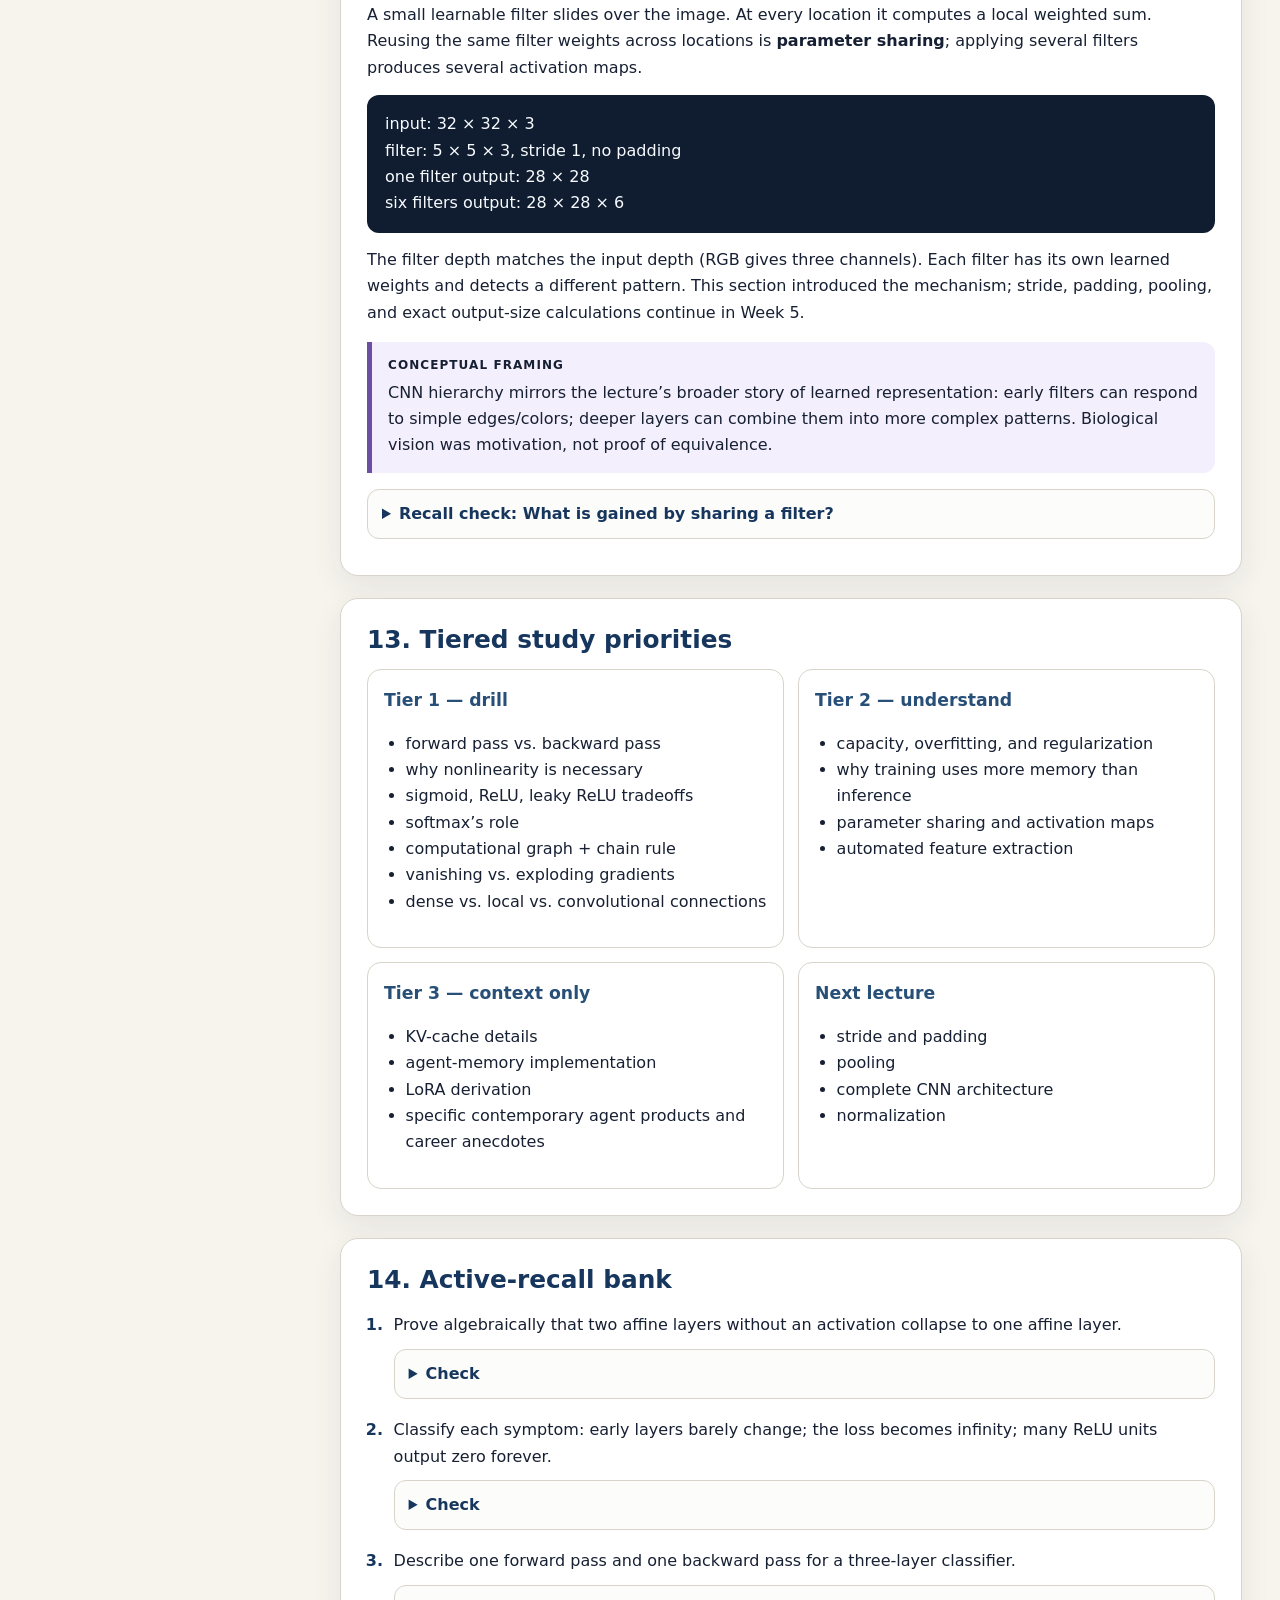
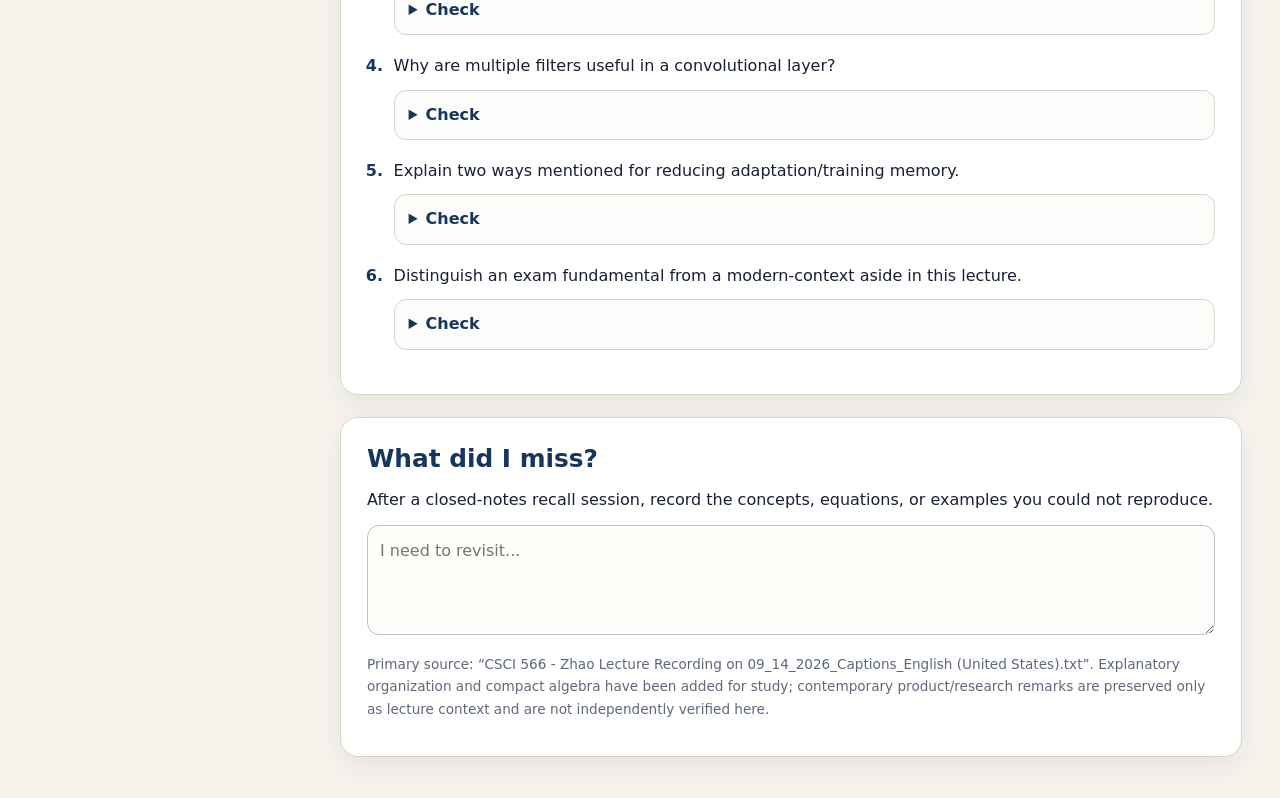
<file: csci-566/week4/index.html>
<!doctype html>
<html lang="en">
<head>
  <meta charset="utf-8">
  <meta name="viewport" content="width=device-width, initial-scale=1">
  <title>CSCI 566 — Week 4 Study Notebook</title>
  <style>
    :root{--ink:#172033;--muted:#5d687b;--paper:#f7f4ee;--card:#fff;--line:#d8d4ca;--navy:#17365d;--blue:#eaf2fb;--gold:#f2b84b;--gold-bg:#fff7df;--green:#26755a;--green-bg:#e9f7f1;--red:#a23a3a;--red-bg:#fff0ef;--violet:#6a4fa3;--violet-bg:#f4effd;--shadow:0 10px 30px rgba(23,32,51,.08)}
    *{box-sizing:border-box} html{scroll-behavior:smooth} body{margin:0;background:var(--paper);color:var(--ink);font:16px/1.65 system-ui,-apple-system,"Segoe UI",sans-serif} a{color:#174f8a} code,.eq{font-family:"SFMono-Regular",Consolas,monospace} .shell{display:grid;grid-template-columns:270px minmax(0,920px);gap:32px;max-width:1260px;margin:auto;padding:28px}.side{position:sticky;top:20px;align-self:start;max-height:calc(100vh - 40px);overflow:auto;background:#102846;color:#eaf2fb;border-radius:18px;padding:22px}.side h2{font-size:1rem;margin:0 0 12px}.side a{display:block;color:#dce9f8;text-decoration:none;padding:6px 8px;border-left:2px solid transparent}.side a:hover{background:#18385f;border-left-color:var(--gold)}.side .mini{color:#aec0d5;font-size:.82rem;margin:14px 0}.tools{display:flex;flex-wrap:wrap;gap:8px}.tools button{border:1px solid #89a1be;border-radius:999px;background:transparent;color:white;padding:7px 11px;cursor:pointer}.main{min-width:0}.hero{background:linear-gradient(135deg,#102846,#245787);color:white;padding:42px;border-radius:24px;box-shadow:var(--shadow)}.eyebrow{text-transform:uppercase;letter-spacing:.12em;font-size:.78rem;color:#bad2eb;font-weight:750}.hero h1{font-size:clamp(2rem,5vw,3.5rem);line-height:1.05;margin:.25em 0}.hero p{max-width:68ch;color:#e7eff8}.meta{display:flex;gap:10px;flex-wrap:wrap}.pill{border:1px solid rgba(255,255,255,.28);border-radius:999px;padding:5px 10px;font-size:.85rem}.card{background:var(--card);border:1px solid var(--line);border-radius:18px;padding:26px;margin:22px 0;box-shadow:var(--shadow)}h2{font-size:1.55rem;line-height:1.2;margin:0 0 14px;color:var(--navy)}h3{font-size:1.08rem;margin:24px 0 8px;color:#274f77}p{margin:.7em 0}ul,ol{padding-left:1.35rem}.map{display:flex;flex-wrap:wrap;gap:8px;align-items:center}.map span{background:var(--blue);border:1px solid #c7d8eb;border-radius:999px;padding:7px 11px}.map b{color:#76859a}.callout{border-left:5px solid var(--navy);background:var(--blue);padding:14px 16px;margin:16px 0;border-radius:0 12px 12px 0}.exam{border-color:var(--gold);background:var(--gold-bg)}.context{border-color:var(--violet);background:var(--violet-bg)}.boundary{border-color:var(--red);background:var(--red-bg)}.check{border-color:var(--green);background:var(--green-bg)}.label{font-size:.75rem;font-weight:800;letter-spacing:.09em;text-transform:uppercase;display:block;margin-bottom:4px}.equation{background:#101d30;color:#f7fbff;padding:16px 18px;border-radius:12px;overflow:auto;margin:14px 0}.equation .muted{color:#b8c8da}.grid{display:grid;grid-template-columns:repeat(2,minmax(0,1fr));gap:14px}.tile{border:1px solid var(--line);border-radius:14px;padding:16px;background:#fff}.tile h3{margin-top:0}table{border-collapse:collapse;width:100%;font-size:.94rem;display:block;overflow-x:auto}th,td{border:1px solid var(--line);padding:10px 12px;text-align:left;vertical-align:top}th{background:#edf3f9;color:var(--navy)}details{border:1px solid var(--line);border-radius:12px;padding:11px 14px;margin:10px 0;background:#fcfcfb}summary{font-weight:700;cursor:pointer;color:var(--navy)}textarea{width:100%;min-height:110px;border:1px solid #b9c1cb;border-radius:12px;padding:12px;font:inherit;background:#fffefb;resize:vertical}.prompt{font-weight:720;color:#263b56}.small{font-size:.88rem;color:var(--muted)}.recall{counter-reset:q}.recall>li{margin:18px 0;padding-left:5px}.recall>li::marker{font-weight:800;color:var(--navy)}.source{font-size:.85rem;color:var(--muted);overflow-wrap:anywhere}.top{position:fixed;right:18px;bottom:18px;text-decoration:none;background:var(--navy);color:#fff;border-radius:999px;padding:10px 14px;box-shadow:var(--shadow)}
    @media(max-width:900px){.shell{display:block;padding:14px}.side{position:relative;max-height:none;margin-bottom:18px}.grid{grid-template-columns:1fr}.hero{padding:30px 24px}.card{padding:20px}}
    @media print{body{background:#fff;font-size:11pt}.shell{display:block;max-width:none;padding:0}.side,.tools,.top{display:none}.hero{box-shadow:none;border:1px solid #777;color:#111;background:#fff;break-after:avoid}.hero p,.eyebrow{color:#333}.card{box-shadow:none;break-inside:avoid;border-color:#aaa;margin:12px 0}details{break-inside:avoid}details>*{display:block}textarea{min-height:70px}.pill{border-color:#777}}
  </style>
</head>
<body id="top"><nav aria-label="Simple lessons" style="padding:18px;background:#163c35;color:white;font:16px/1.6 system-ui"><a style="color:inherit" href="../?v=learn#lecture-4">Want this explained slowly? Open the new step-by-step lessons →</a></nav>
<div class="shell">
  <aside class="side" aria-label="Notebook navigation">
    <a href="../" aria-label="Back to CSCI 566 notebooks">← CSCI 566 home</a>\n    <h2>Week 4 navigation</h2>
    <a href="#use">How to use</a><a href="#map">Lecture map</a><a href="#logistics">1. Logistics</a><a href="#function">2. Function approximation</a><a href="#network">3. Neural networks</a><a href="#forward">4. Forward propagation</a><a href="#nonlinear">5. Nonlinearity</a><a href="#activations">6. Activations</a><a href="#capacity">7. Capacity</a><a href="#softmax">8. Softmax and loss</a><a href="#backprop">9. Backpropagation</a><a href="#memory">10. Training cost</a><a href="#gradients">11. Gradient failures</a><a href="#cnn">12. CNN opening</a><a href="#priority">13. Study priorities</a><a href="#recall">14. Recall bank</a><a href="#missed">What did I miss?</a>
    <p class="mini">Notes typed in this page are saved in this browser using local storage.</p>
    <div class="tools"><button type="button" onclick="toggleAll(true)">Open answers</button><button type="button" onclick="toggleAll(false)">Close answers</button><button type="button" onclick="window.print()">Print</button></div>
  </aside>

  <main class="main">
    <header class="hero">
      <div class="eyebrow">CSCI 566 · Deep Learning and Applications</div>
      <h1>Week 4 Study Notebook</h1>
      <p>General neural networks → forward and backward propagation → activation functions → gradient pathologies → the motivation and first mechanics of convolutional networks.</p>
      <div class="meta"><span class="pill">Lecture: September 14, 2026</span><span class="pill">Source-grounded</span><span class="pill">Offline + print friendly</span></div>
    </header>

    <section class="card" id="use">
      <h2>How to use this notebook</h2>
      <ol><li>Read a section once, then hide it and answer its recall prompt aloud.</li><li>Work the forward/backward and convolution examples without copying.</li><li>Use the yellow boxes for professor-signaled exam material; purple boxes are modern/project context.</li><li>Write your own reconstruction in each note box. It persists when this file is reopened in the same browser.</li></ol>
      <div class="callout exam"><span class="label">Exam posture stated in lecture</span>Zhao said the midterm would be straightforward, would include a review of major points, and would not require students to review every research-oriented aside. The core mathematical and conceptual mechanics below deserve the most attention.</div>
    </section>

    <section class="card" id="map">
      <h2>Lecture map</h2>
      <div class="map"><span>course/project logistics</span><b>→</b><span>f(x) as approximation</span><b>→</b><span>layered networks</span><b>→</b><span>forward pass</span><b>→</b><span>nonlinear activations</span><b>→</b><span>softmax + loss</span><b>→</b><span>computational graphs</span><b>→</b><span>backpropagation</span><b>→</b><span>gradient failures</span><b>→</b><span>CNN motivation</span></div>
    </section>

    <section class="card" id="logistics">
      <h2>1. Course and project logistics</h2>
      <ul><li>Piazza is the main communication platform; lecture recordings are on Brightspace.</li><li>Students needing USC computing resources were directed to add their names through the project spreadsheet.</li><li>The project proposal is submitted once per group, not once per person. Normal group size is <strong>4–6</strong>; seven or fewer than four were described as exceptional cases.</li><li>Projects may be open research, a benchmark, an open-source tool, or a large experiment. The project is intentionally open ended and may pivot later.</li><li>The proposal deadline was treated flexibly for groups still forming: the lecture-day target could extend to later that week.</li><li>The lecture preview was general neural networks, optimization, and LLM connections; backpropagation and CNNs would continue into the following weeks, with an industry guest speaker next week.</li></ul>
      <div class="callout context"><span class="label">Project / industry context</span>The professor strongly encouraged using modern agents and computer-use tools, but warned later in the lecture that agent work can silently drift away from the original scope. Define what the project is—and is not—before delegating work.</div>
      <p class="prompt">Write the project constraints and one project form that would suit you.</p><textarea data-note="w4-logistics" placeholder="Write this from memory..."></textarea>
    </section>

    <section class="card" id="function">
      <h2>2. Return to the core idea: learning a function</h2>
      <p>The course’s base formulation remains a mapping from input <code>x</code> to output <code>y</code>. There may be an ideal target function <code>f*</code>, but in practice the learner seeks a good approximation <code>f(x; W)</code>.</p>
      <div class="equation">y ≈ f(x; W)<br><span class="muted">Choose W so that a loss measuring prediction error is small.</span></div>
      <p>Historically, different applications trained different specialized functions. Foundation models change the scale of the idea: one large model may support many mappings. Zhao nevertheless returned to the specialized case first so students could see what is inside a weighted nonlinear function.</p>
      <h3>Why deep learning was attractive</h3>
      <ul><li><strong>Approximation capacity:</strong> the universal approximation result motivates neural networks as flexible function approximators, while remaining a theoretical guarantee rather than a promise that any finite network will train successfully.</li><li><strong>Nonlinearity:</strong> stacked linear maps alone cannot represent the complex boundaries desired.</li><li><strong>Hierarchy:</strong> layers can transform low-level signals into progressively more condensed representations.</li><li><strong>End-to-end feature learning:</strong> unlike much classical ML, deep learning can learn useful features together with the predictor instead of depending entirely on hand-engineered features.</li></ul>
      <div class="callout"><span class="label">Continuity with earlier weeks</span>Training still means choosing weights by minimizing a loss. Random search and an analytical solution work only in limited cases; gradient-based numerical optimization is the practical route for larger nonlinear models.</div>
      <details><summary>Recall check: What is automated feature extraction?</summary><p>The network learns intermediate representations from the input while learning the final prediction. The practitioner does not have to manually specify every useful feature before fitting the model.</p></details>
    </section>

    <section class="card" id="network">
      <h2>3. What a neural network is</h2>
      <p>Zhao’s compact description was a set of neurons connected in a nonlinear way. Biological neurons are a historical motivation, not a close scientific equivalence.</p>
      <div class="grid"><div class="tile"><h3>Neuron</h3><p>Receives inputs, combines them with learned weights and a bias, then applies a transformation.</p><div class="equation">z = Wx + b<br>a = φ(z)</div></div><div class="tile"><h3>Layered network</h3><p>The activations produced by one layer become the inputs to the next. “Deep” means multiple representation layers, though modern models are vastly larger than early two-layer examples.</p><div class="equation">h₁ = φ(W₁x+b₁)<br>h₂ = φ(W₂h₁+b₂)<br>ŷ = W₃h₂+b₃</div></div></div>
      <p>A diagram drawn symmetrically often shows a <strong>fully connected</strong> network: every unit in one layer connects to every unit in the next. Real networks need not be fully connected; connections can be removed, localized, or skipped.</p>
      <p class="prompt">Draw a two-hidden-layer network and annotate each weight matrix, bias, preactivation, and activation.</p><textarea data-note="w4-network" placeholder="Write or describe your diagram here..."></textarea>
    </section>

    <section class="card" id="forward">
      <h2>4. Forward propagation = prediction / inference</h2>
      <p>The forward pass executes the graph from inputs to outputs, one layer at a time. It produces the prediction and caches intermediate values that may later be needed for gradient computation.</p>
      <ol><li>Feed <code>x</code> into the first layer.</li><li>Compute each layer’s weighted combination and nonlinear activation.</li><li>Use the previous layer’s output as the next layer’s input.</li><li>At the output, obtain scores, probabilities, or another task-specific prediction.</li></ol>
      <h3>LLM connection: autoregressive decoding</h3>
      <p>For a prompt such as “the light is,” the model repeatedly predicts one next token, appends it, and predicts again. Zhao used the transformer’s saved key/value representations as an example of how a forward pass produces reusable intermediate results. The detailed transformer mechanism was explicitly deferred to a later week.</p>
      <div class="callout boundary"><span class="label">Do not over-study yet</span>Know the idea that transformer inference caches intermediate representations to avoid recomputing the whole prefix. The lecture did not yet teach attention, Q/K/V derivations, or transformer internals.</div>
      <details><summary>Recall check: Why is the forward pass sequential across layers?</summary><p>Layer ℓ cannot be evaluated until the activation from layer ℓ−1 is available. Each layer transforms the preceding representation into the next one.</p></details>
    </section>

    <section class="card" id="nonlinear">
      <h2>5. Why the network needs nonlinearity</h2>
      <div class="callout exam"><span class="label">Exam priority</span>Zhao explicitly said this question is regularly used on the midterm: without nonlinear activations, many stacked layers collapse into one linear transformation.</div>
      <div class="equation">h = W₂(W₁x+b₁)+b₂<br>= (W₂W₁)x + (W₂b₁+b₂)</div>
      <p>The composition is still of the form <code>W′x+b′</code>. Adding depth without nonlinear activation therefore does not buy a nonlinear decision boundary. A function such as ReLU creates a bend/piecewise behavior that a single straight linear map cannot absorb.</p>
      <details><summary>Answer check: Explain this without algebra.</summary><p>Chaining operations that only stretch, rotate, rescale, and shift remains one combined stretch/rotate/rescale/shift. A nonlinear activation changes the shape of the mapping so later layers can build more complex boundaries.</p></details>
    </section>

    <section class="card" id="activations">
      <h2>6. Activation functions and their tradeoffs</h2>
      <table><thead><tr><th>Activation</th><th>Form / range</th><th>Why use it</th><th>Main problem from lecture</th></tr></thead><tbody>
        <tr><td><strong>Sigmoid</strong></td><td><code>σ(x)=1/(1+e<sup>−x</sup>)</code>, range (0,1)</td><td>Probability-like interpretation; derivative has the convenient form <code>σ(x)(1−σ(x))</code>.</td><td>Saturates quickly outside a modest input range, so local gradients approach zero and can create vanishing gradients.</td></tr>
        <tr><td><strong>tanh</strong></td><td>Bounded S-shaped output</td><td>Another historical smooth nonlinearity.</td><td>Zhao mentioned it but did not prioritize it in this lecture.</td></tr>
        <tr><td><strong>ReLU</strong></td><td><code>max(0,x)</code></td><td>Cheap; derivative is 1 on the positive side; avoids sigmoid-style positive-side saturation; strong practical default.</td><td>Negative inputs receive zero gradient. A unit can become a “dying ReLU.”</td></tr>
        <tr><td><strong>Leaky ReLU</strong></td><td><code>max(αx,x)</code>, small <code>α&gt;0</code></td><td>Keeps a small signal in the negative region.</td><td>Adds computation and a design choice; still piecewise.</td></tr>
        <tr><td><strong>ELU / related variants</strong></td><td>Nonzero nonlinear negative branch</td><td>Keep negative-side learning signal while remaining nonlinear.</td><td>More complex than plain ReLU; details were not derived.</td></tr>
      </tbody></table>
      <div class="callout check"><span class="label">Professor’s practical suggestion</span>If unsure, use ReLU as a starting point, monitor the learning rate and gradient behavior, and consider leaky ReLU for a more stable negative-side signal. Do not default blindly to sigmoid in hidden layers.</div>
      <p class="prompt">From memory, compare sigmoid, ReLU, and leaky ReLU in terms of range, derivative, and failure mode.</p><textarea data-note="w4-activations" placeholder="Write this from memory..."></textarea>
    </section>

    <section class="card" id="capacity">
      <h2>7. Width, depth, capacity, and overfitting</h2>
      <p>Adding neurons and layers increases the variety and complexity of functions the network can express. In lecture visuals, more hidden units created more intricate decision boundaries.</p>
      <div class="grid"><div class="tile"><h3>Benefit</h3><p>Greater model capacity can fit more complex patterns.</p></div><div class="tile"><h3>Risk</h3><p>Greater capacity can overfit when the available data and regularization do not support it.</p></div></div>
      <p>Regularization adds a preference for simpler/smaller weights. The combined training objective was framed as:</p>
      <div class="equation">L<sub>total</sub> = L<sub>data</sub> + λR(W)</div>
      <p><code>Ldata</code> measures mismatch between prediction and ground truth; <code>R(W)</code> penalizes model complexity; <code>λ</code> controls that tradeoff.</p>
    </section>

    <section class="card" id="softmax">
      <h2>8. From output scores to probabilities</h2>
      <p>The network’s last layer may output raw scores (logits). Softmax exponentiates and normalizes them so the values are positive and sum to one.</p>
      <div class="equation">p(y=i|x) = exp(zᵢ) / Σⱼ exp(zⱼ)</div>
      <p>Zhao connected this to next-token prediction: given candidate continuations such as red, blue, and green, the model produces a probability distribution. If the training continuation is “red,” the loss should drive the model to assign “red” a higher probability next time.</p>
      <ol><li>Forward pass produces logits.</li><li>Softmax turns logits into probabilities.</li><li>Compare the predicted distribution with the ground-truth target.</li><li>Backpropagation computes how each weight contributed to the loss.</li><li>An optimizer updates weights to reduce future loss.</li></ol>
      <details><summary>Recall check: Does softmax itself train the model?</summary><p>No. Softmax converts scores into a normalized distribution. The loss and backward/optimization process determine how weights change.</p></details>
    </section>

    <section class="card" id="backprop">
      <h2>9. Computational graphs and backpropagation</h2>
      <p>A computational graph breaks a composite computation into elementary nodes. Modern frameworks need the forward computation; automatic differentiation then applies local derivative rules backward through the graph.</p>
      <h3>Mini-example: <code>f=(x+y)z</code></h3>
      <div class="equation">q = x + y<br>f = qz<br><br>∂f/∂q = z &nbsp;&nbsp; ∂q/∂x = 1<br>∂f/∂x = (∂f/∂q)(∂q/∂x) = z</div>
      <p>The pattern generalizes: at a node, multiply the <strong>upstream gradient</strong> by that node’s <strong>local gradient</strong>. The result flows farther toward the input.</p>
      <div class="callout exam"><span class="label">Conceptual — understand</span>Backpropagation proceeds from the final loss toward earlier layers because the chain rule requires the derivative of later computations before earlier parameters’ effects can be assembled. Zhao said students would not be tested on laborious hand calculation of the full example.</div>
      <h3>Training cycle</h3>
      <ol><li>Forward: compute activations, prediction, and loss.</li><li>Backward: propagate gradients from the loss to every learnable weight.</li><li>Update: move parameters in a direction that lowers the loss.</li><li>Repeat on further data.</li></ol>
      <p>A graph is not necessarily unique: algebraically equivalent computations can be arranged differently. A practical graph should be easy to express and optimize.</p>
      <p class="prompt">Explain “upstream gradient × local gradient” using a two-operation computation of your own.</p><textarea data-note="w4-backprop" placeholder="Build a tiny graph and propagate one derivative..."></textarea>
    </section>

    <section class="card" id="memory">
      <h2>10. Why training costs more than inference</h2>
      <p>Inference mostly performs the forward computation. Training must also retain activations/checkpoints needed by the backward pass, compute gradients, and update parameters. For billions of parameters—even at reduced precision—the memory burden is much larger.</p>
      <div class="grid"><div class="tile"><h3>External memory</h3><p>Keep useful information outside model weights and retrieve it when needed. Agent memory was the modern example: adaptation may happen through stored/retrieved context rather than weight updates.</p></div><div class="tile"><h3>Partial parameter update</h3><p>Freeze most parameters and update only a smaller subset. LoRA (low-rank adaptation) was previewed as a prominent approach; its mechanism was deferred.</p></div></div>
      <div class="callout boundary"><span class="label">Lecture boundary</span>Agent memory and LoRA were motivating previews, not full technical treatments. Know the two resource-saving ideas; do not invent a LoRA derivation from this lecture.</div>
    </section>

    <section class="card" id="gradients">
      <h2>11. Vanishing and exploding gradients</h2>
      <table><thead><tr><th>Failure</th><th>What happens</th><th>Why it matters</th><th>Lecture remedies</th></tr></thead><tbody>
        <tr><td><strong>Vanishing gradient</strong></td><td>Repeated chain-rule multiplication makes the signal to early layers extremely small; saturated sigmoid derivatives are a major example.</td><td>Early layers barely update, so credit assignment across a deep network fails.</td><td>Prefer ReLU-family activations; batch normalization was previewed as another aid.</td></tr>
        <tr><td><strong>Exploding gradient</strong></td><td>Gradient norms grow extremely large.</td><td>A single update can jump far away, destabilize loss, or produce infinity/NaN.</td><td>Gradient clipping: preserve the direction while limiting the step/norm; use checkpointing and tune cautiously.</td></tr>
        <tr><td><strong>Dying ReLU</strong></td><td>A ReLU remains in its negative, zero-gradient region.</td><td>The unit stops contributing learning signal.</td><td>Leaky ReLU / ELU variants; avoid overly aggressive updates.</td></tr>
      </tbody></table>
      <div class="callout exam"><span class="label">Likely comparison question</span>Be able to connect activation choice to derivative behavior: sigmoid saturation → vanishing gradient; ReLU’s negative branch → dying units; very large updates → exploding gradients and clipping.</div>
      <details><summary>Recall check: Why is clipping easier than “un-vanishing” a gradient?</summary><p>An overly large vector can be rescaled or capped while retaining a useful direction. Once repeated multiplications have reduced a learning signal almost to zero, little information remains to recover; the architecture/activation/normalization must prevent that collapse.</p></details>
    </section>

    <section class="card" id="cnn">
      <h2>12. Opening motivation for convolutional networks</h2>
      <p>The lecture then shifted from generic feed-forward networks to data-specific architectures. CNNs exploit image structure: nearby pixels are correlated, visual patterns are local, and the same kind of pattern may appear at many positions.</p>
      <h3>Why not flatten everything into a fully connected layer?</h3>
      <ul><li>Parameter count becomes enormous. Zhao’s 200×200-image example illustrated how quickly dense connections can reach billions of parameters.</li><li>Flattening treats pixels independently and discards their 2-D spatial organization.</li><li>A locally connected layer helps, but assigning separate weights to every location still misses the efficiency of sharing one detector across positions.</li></ul>
      <h3>Convolution’s design idea</h3>
      <p>A small learnable filter slides over the image. At every location it computes a local weighted sum. Reusing the same filter weights across locations is <strong>parameter sharing</strong>; applying several filters produces several activation maps.</p>
      <div class="equation">input: 32 × 32 × 3<br>filter: 5 × 5 × 3, stride 1, no padding<br>one filter output: 28 × 28<br>six filters output: 28 × 28 × 6</div>
      <p>The filter depth matches the input depth (RGB gives three channels). Each filter has its own learned weights and detects a different pattern. This section introduced the mechanism; stride, padding, pooling, and exact output-size calculations continue in Week 5.</p>
      <div class="callout context"><span class="label">Conceptual framing</span>CNN hierarchy mirrors the lecture’s broader story of learned representation: early filters can respond to simple edges/colors; deeper layers can combine them into more complex patterns. Biological vision was motivation, not proof of equivalence.</div>
      <details><summary>Recall check: What is gained by sharing a filter?</summary><p>The network can detect the same local pattern anywhere in the image with one set of weights. That preserves spatial reasoning while using far fewer parameters than separate weights for every location.</p></details>
    </section>

    <section class="card" id="priority">
      <h2>13. Tiered study priorities</h2>
      <div class="grid"><div class="tile"><h3>Tier 1 — drill</h3><ul><li>forward pass vs. backward pass</li><li>why nonlinearity is necessary</li><li>sigmoid, ReLU, leaky ReLU tradeoffs</li><li>softmax’s role</li><li>computational graph + chain rule</li><li>vanishing vs. exploding gradients</li><li>dense vs. local vs. convolutional connections</li></ul></div><div class="tile"><h3>Tier 2 — understand</h3><ul><li>capacity, overfitting, and regularization</li><li>why training uses more memory than inference</li><li>parameter sharing and activation maps</li><li>automated feature extraction</li></ul></div><div class="tile"><h3>Tier 3 — context only</h3><ul><li>KV-cache details</li><li>agent-memory implementation</li><li>LoRA derivation</li><li>specific contemporary agent products and career anecdotes</li></ul></div><div class="tile"><h3>Next lecture</h3><ul><li>stride and padding</li><li>pooling</li><li>complete CNN architecture</li><li>normalization</li></ul></div></div>
    </section>

    <section class="card" id="recall">
      <h2>14. Active-recall bank</h2>
      <ol class="recall">
        <li>Prove algebraically that two affine layers without an activation collapse to one affine layer.<details><summary>Check</summary><p><code>W₂(W₁x+b₁)+b₂=(W₂W₁)x+(W₂b₁+b₂)</code>, which is another affine map.</p></details></li>
        <li>Classify each symptom: early layers barely change; the loss becomes infinity; many ReLU units output zero forever.<details><summary>Check</summary><p>Vanishing gradient; exploding gradient; dying ReLU.</p></details></li>
        <li>Describe one forward pass and one backward pass for a three-layer classifier.<details><summary>Check</summary><p>Forward computes affine transforms, activations, logits/probabilities, then loss. Backward starts at the loss and applies the chain rule through output and hidden layers to obtain parameter gradients.</p></details></li>
        <li>Why are multiple filters useful in a convolutional layer?<details><summary>Check</summary><p>Each learned filter can respond to a different local pattern; their separate activation maps give the next layer a richer representation.</p></details></li>
        <li>Explain two ways mentioned for reducing adaptation/training memory.<details><summary>Check</summary><p>Store knowledge externally and retrieve it as context; or freeze most model weights and update a small subset, as previewed by LoRA.</p></details></li>
        <li>Distinguish an exam fundamental from a modern-context aside in this lecture.<details><summary>Check</summary><p>Example: the necessity of nonlinear activation is a repeatedly signaled fundamental; transformer KV-cache internals were explicitly deferred context.</p></details></li>
      </ol>
    </section>

    <section class="card" id="missed">
      <h2>What did I miss?</h2>
      <p>After a closed-notes recall session, record the concepts, equations, or examples you could not reproduce.</p>
      <textarea data-note="w4-missed" placeholder="I need to revisit..."></textarea>
      <p class="source">Primary source: “CSCI 566 - Zhao Lecture Recording on 09_14_2026_Captions_English (United States).txt”. Explanatory organization and compact algebra have been added for study; contemporary product/research remarks are preserved only as lecture context and are not independently verified here.</p>
    </section>
  </main>
</div>
<a class="top" href="#top" aria-label="Back to top">↑ Top</a>
<script>
  const storePrefix='csci566-w4-';
  document.querySelectorAll('textarea[data-note]').forEach(el=>{
    const key=storePrefix+el.dataset.note;
    try{el.value=localStorage.getItem(key)||'';el.addEventListener('input',()=>localStorage.setItem(key,el.value));}catch(e){}
  });
  function toggleAll(open){document.querySelectorAll('details').forEach(d=>d.open=open)}
</script>
</body>
</html>
</file>
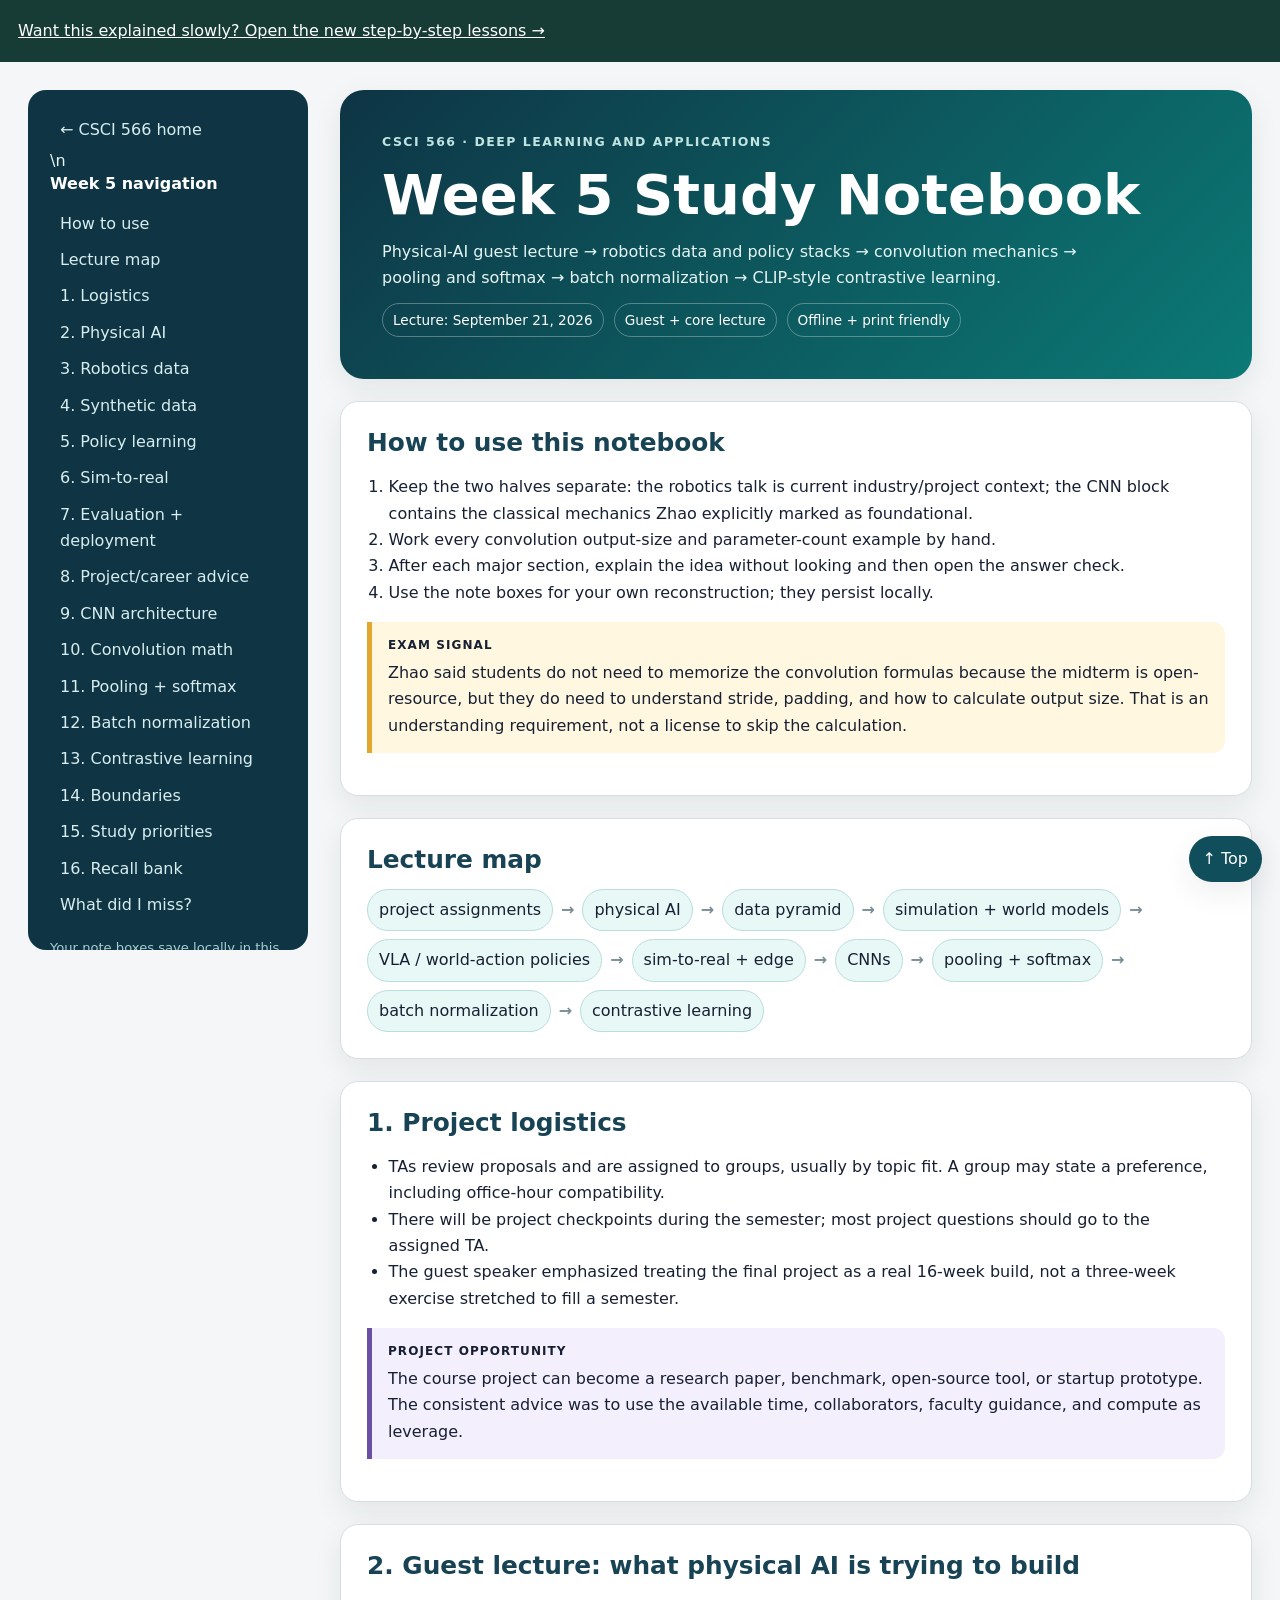
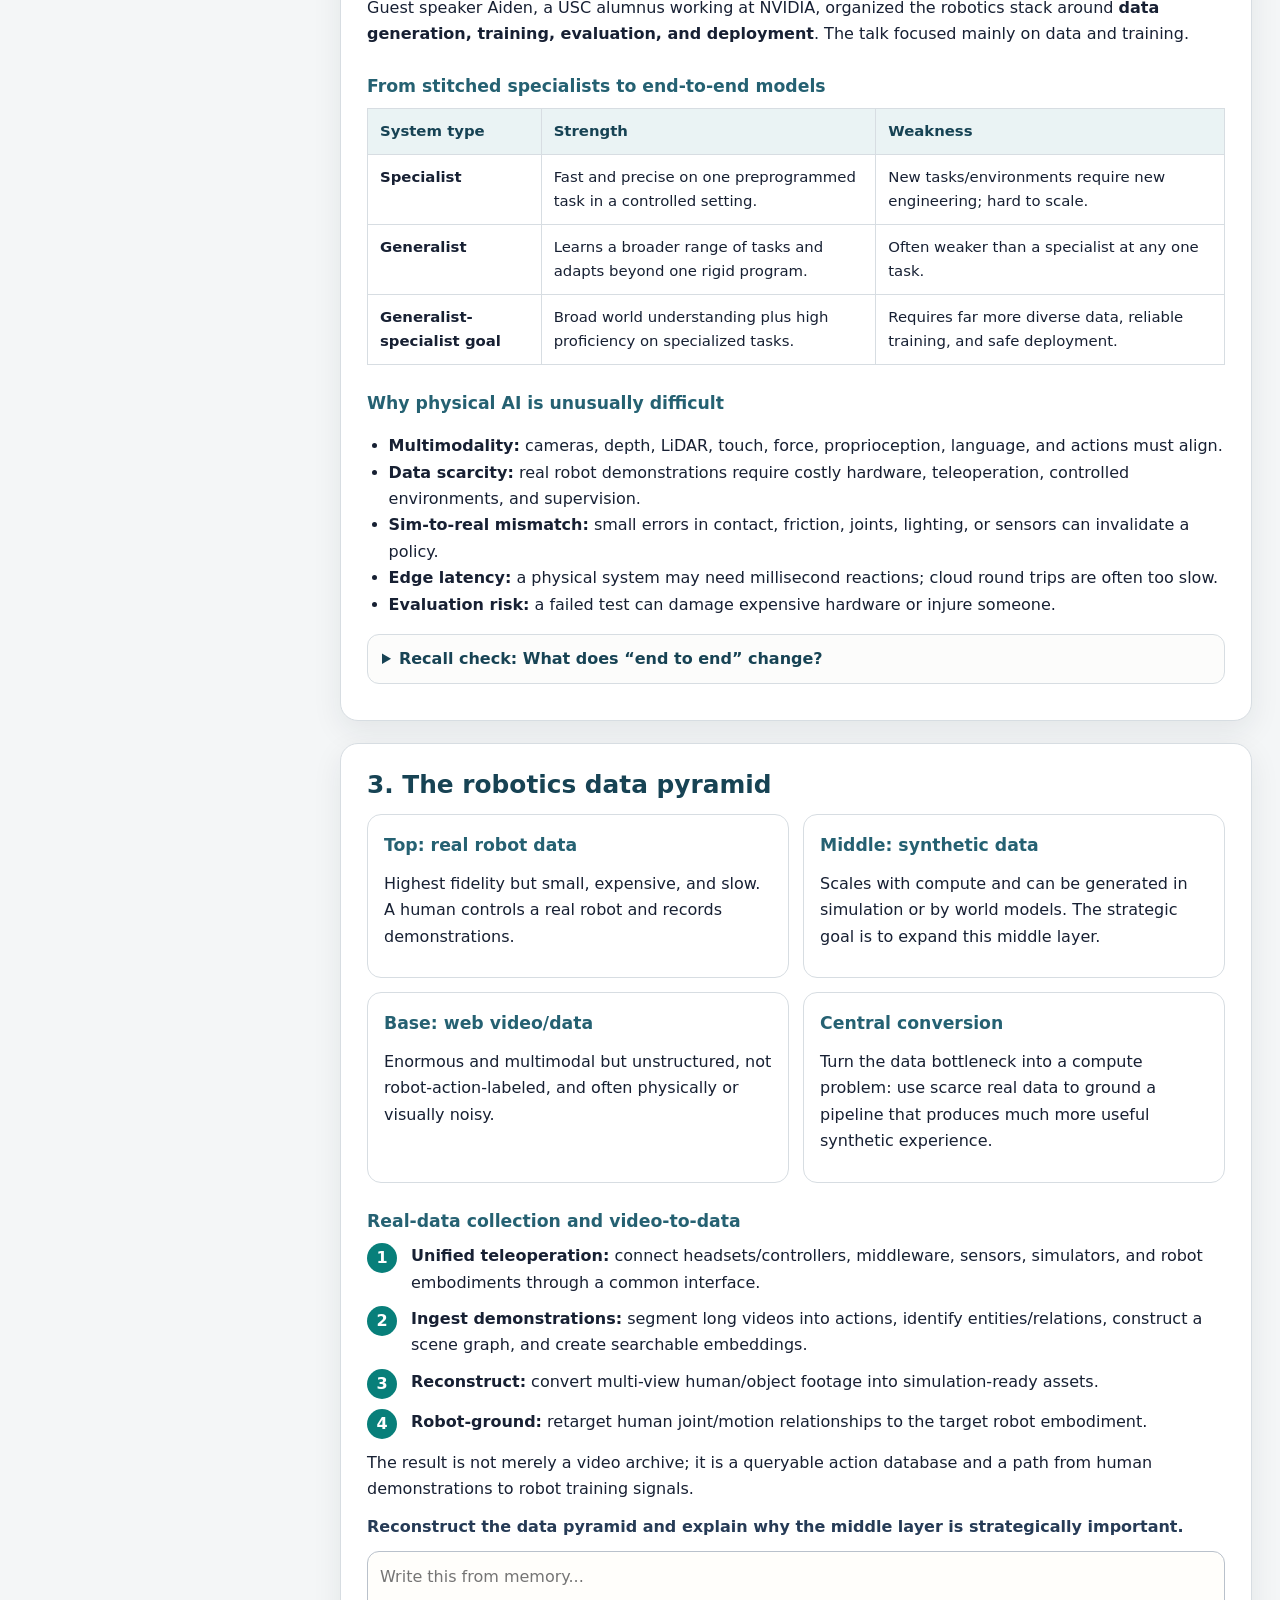
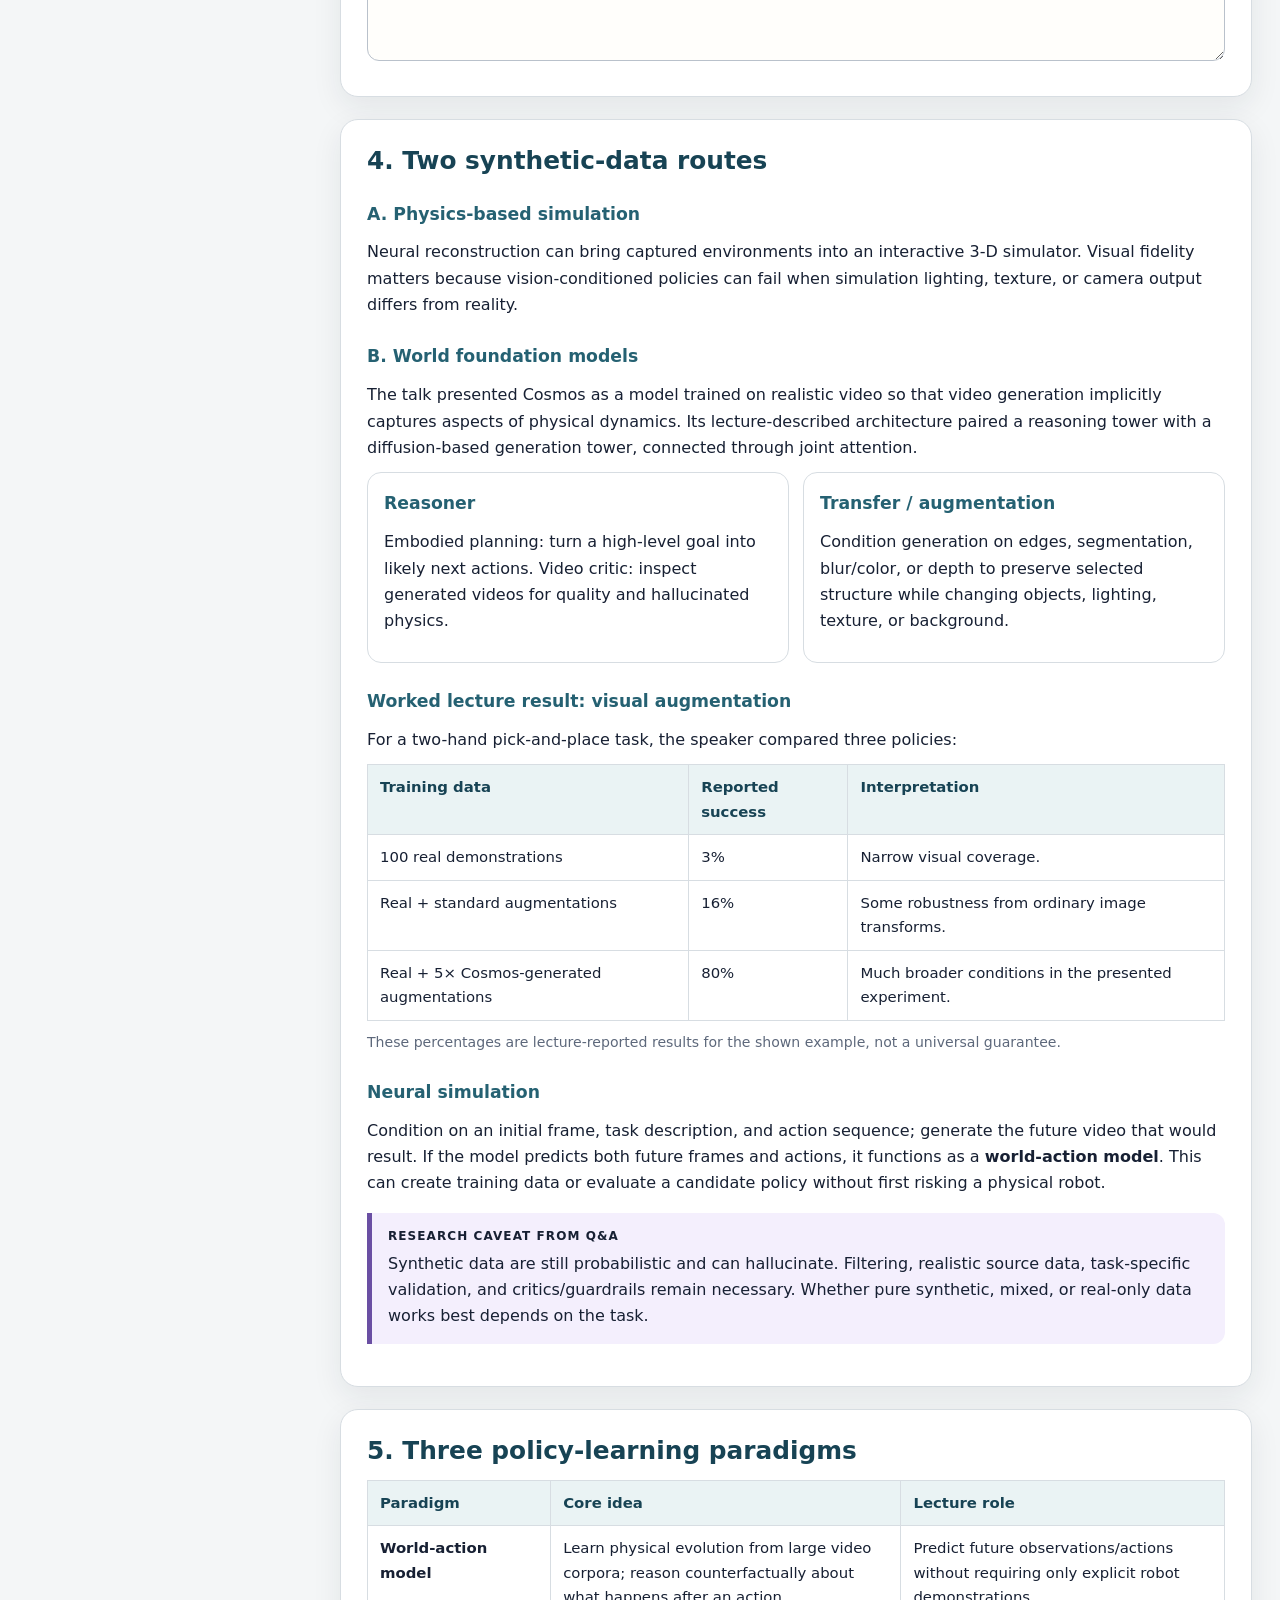
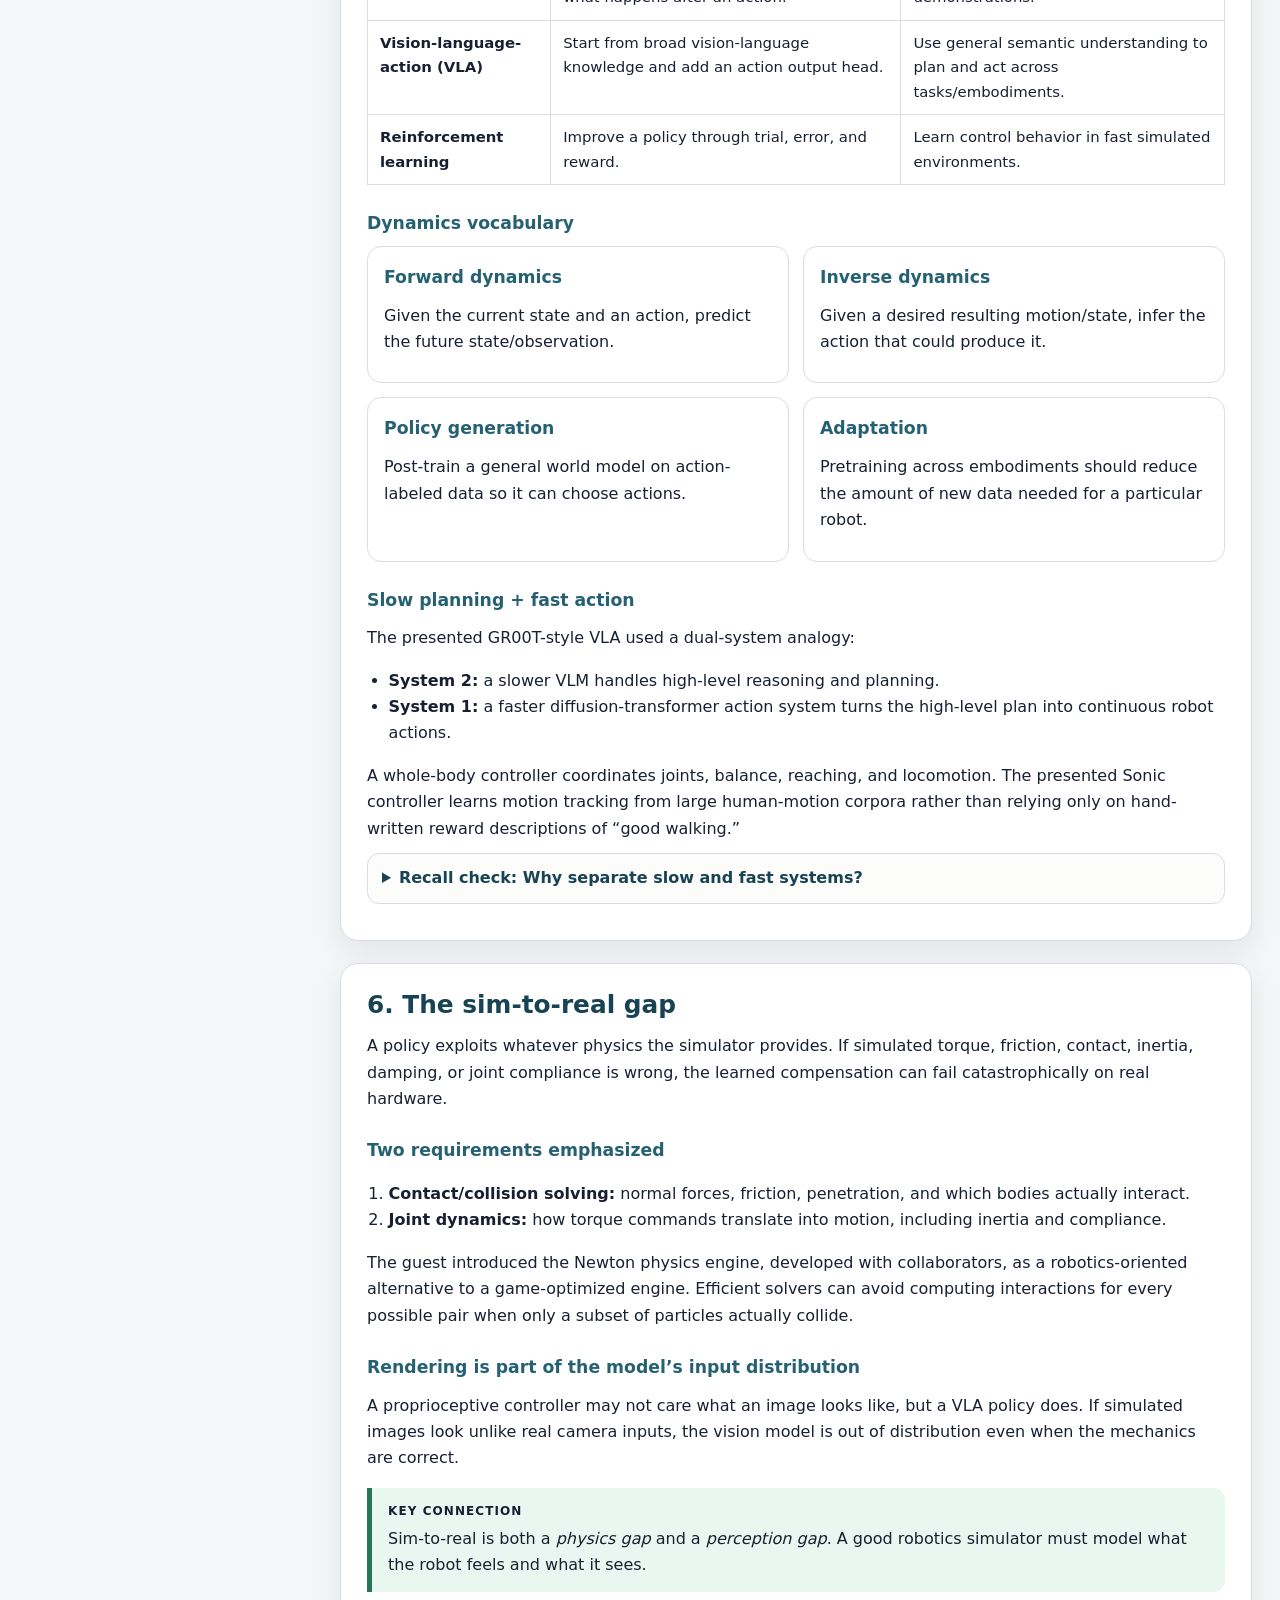
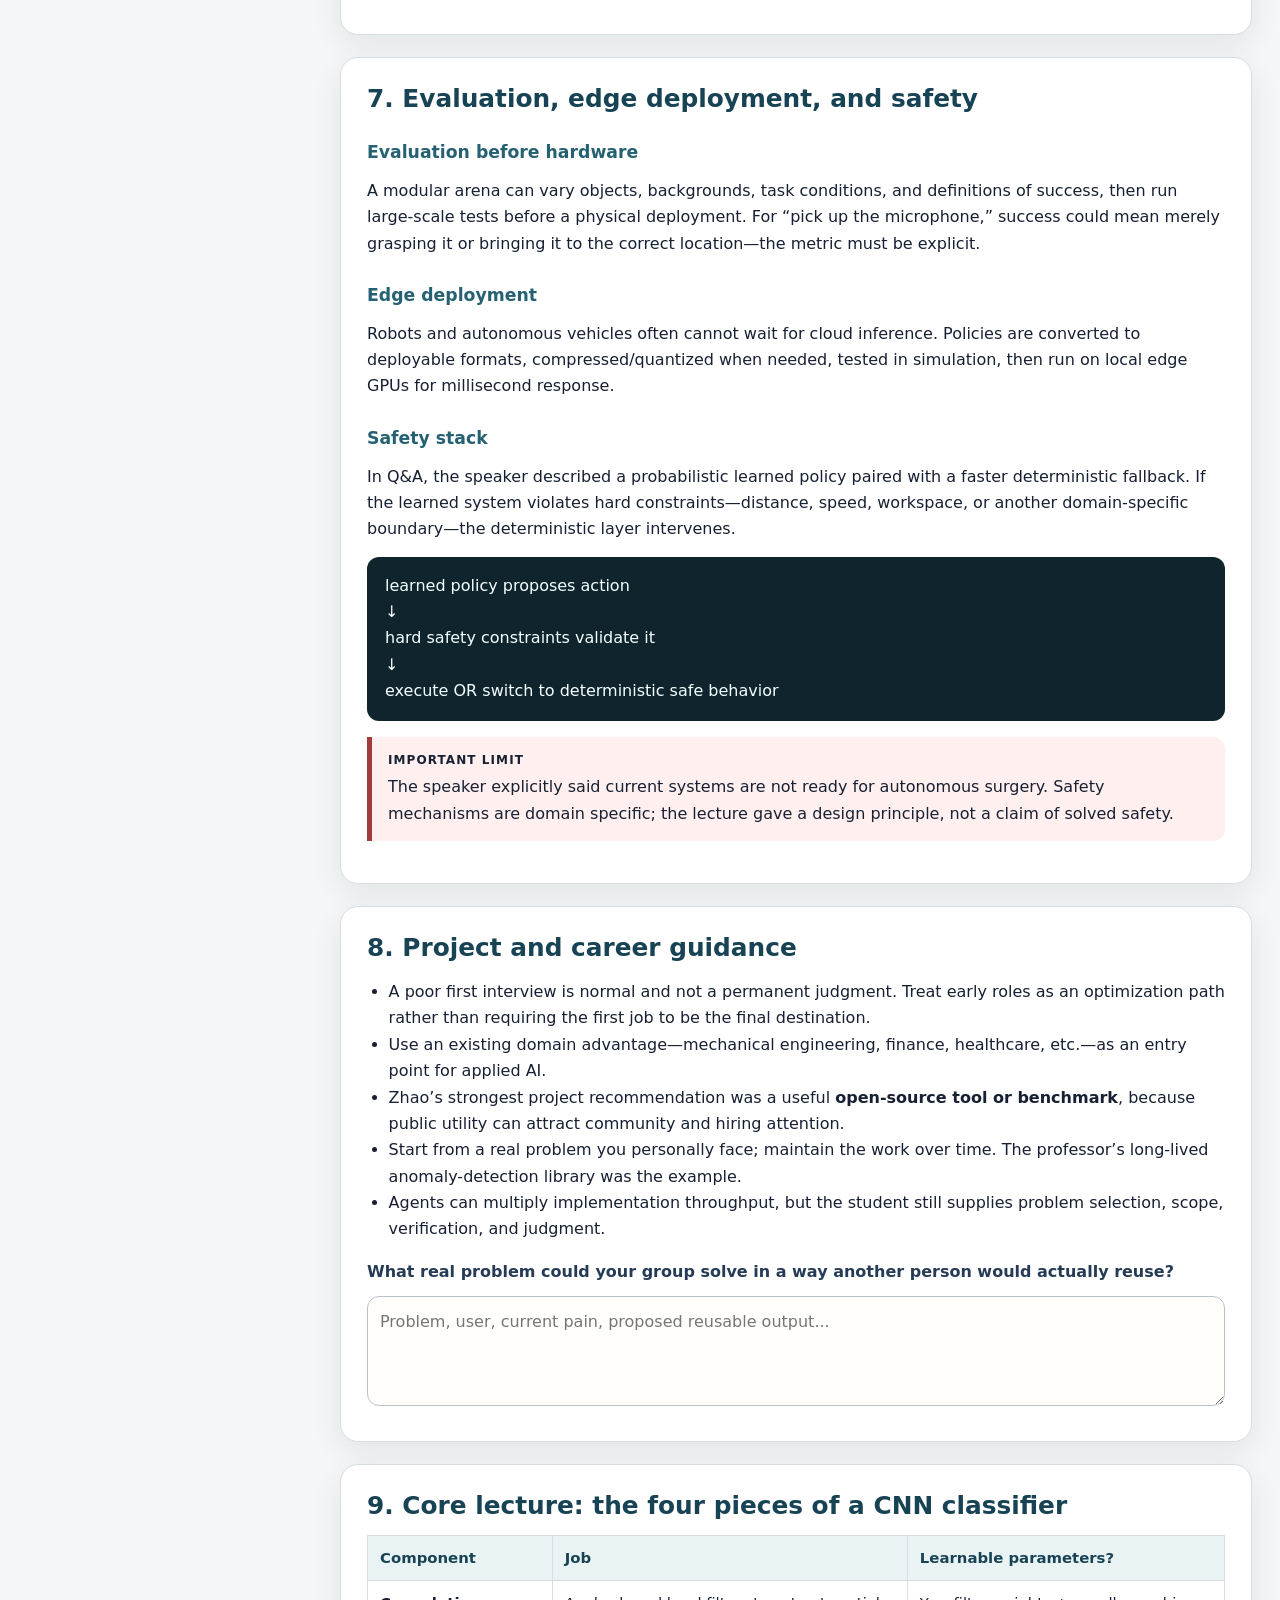
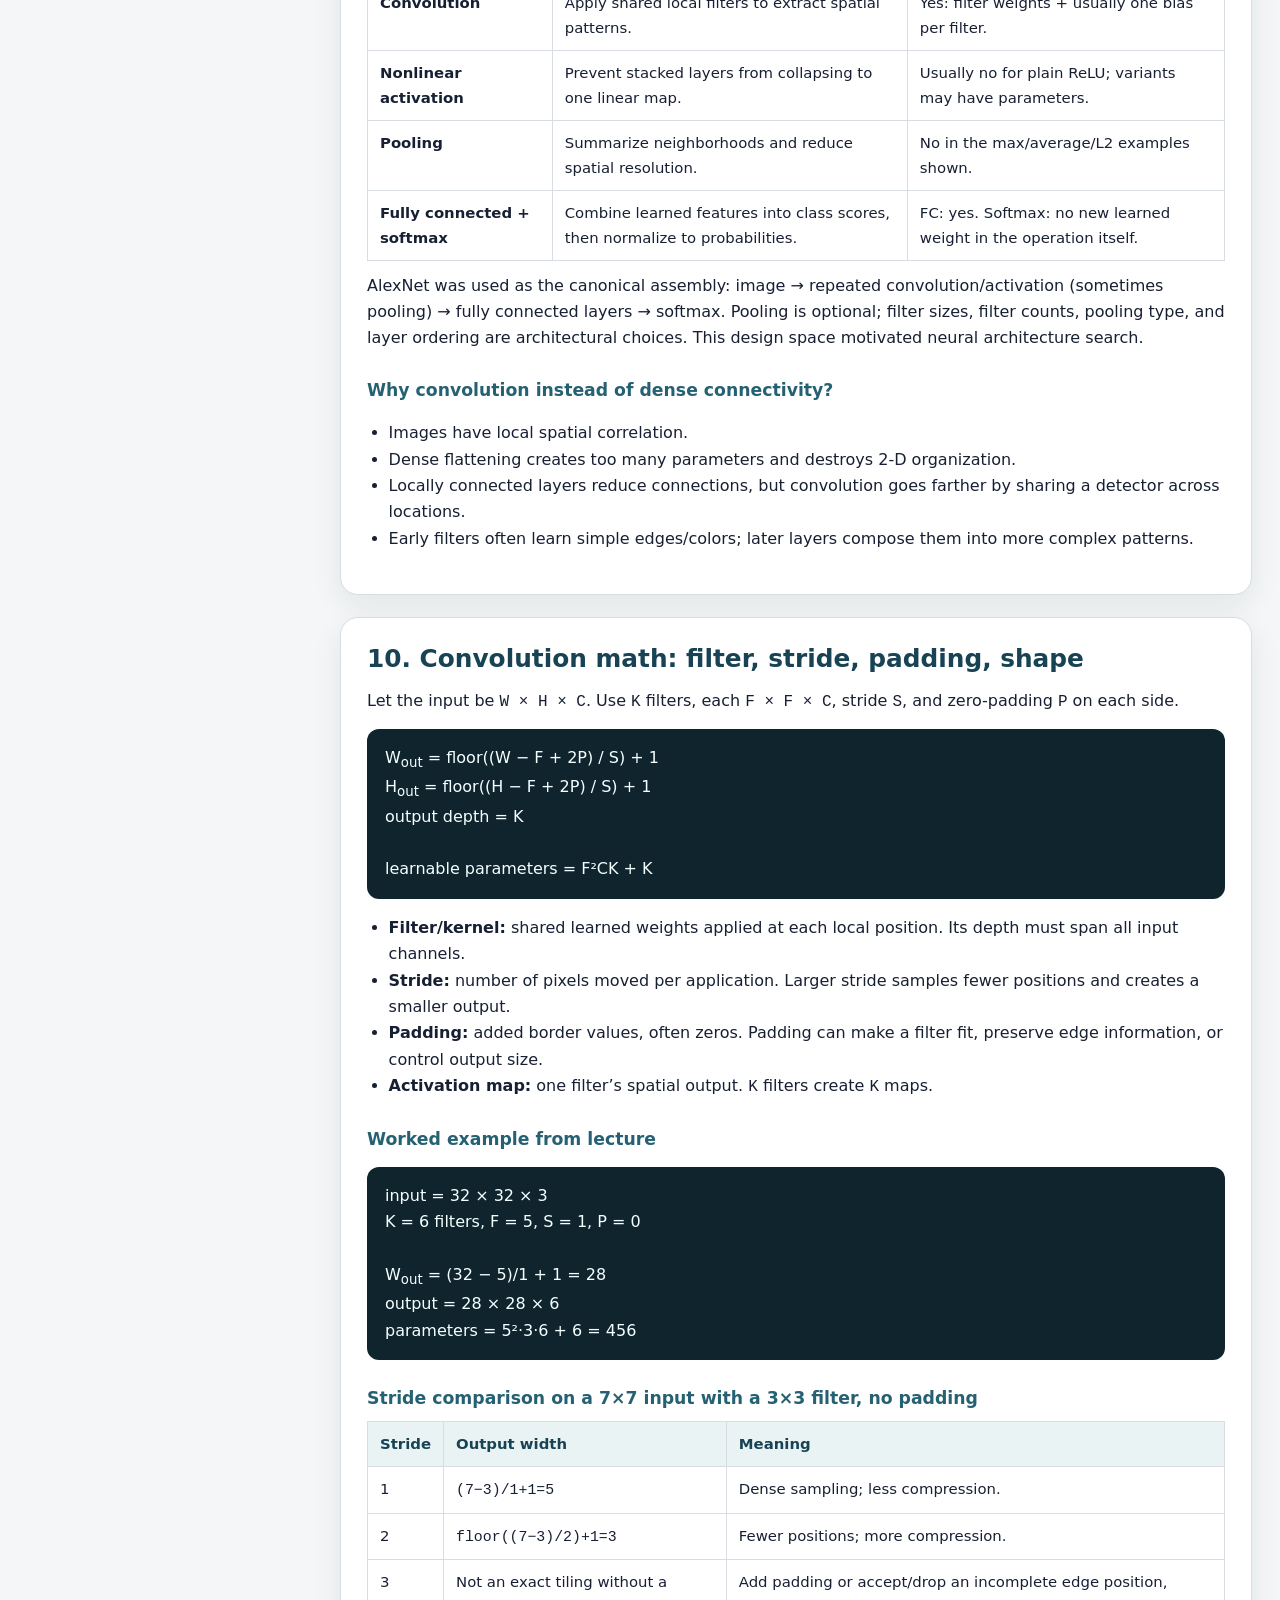
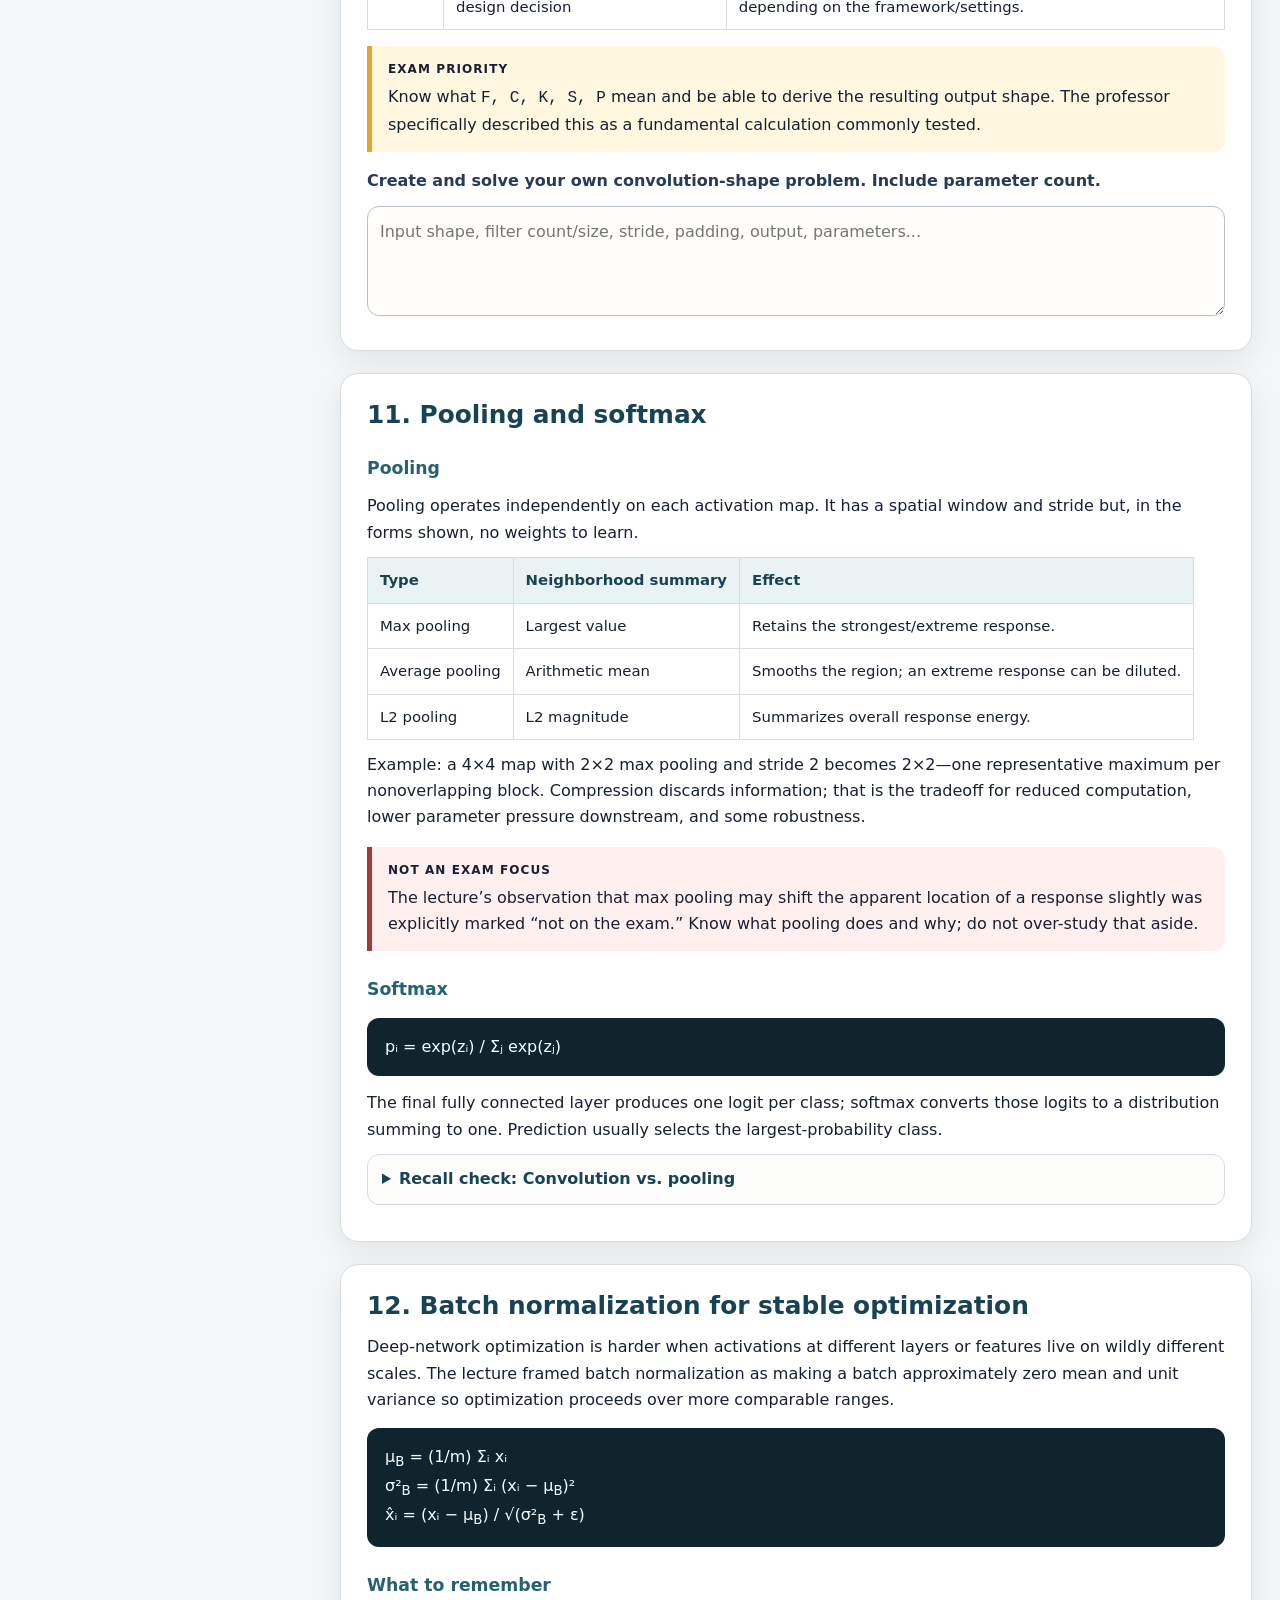
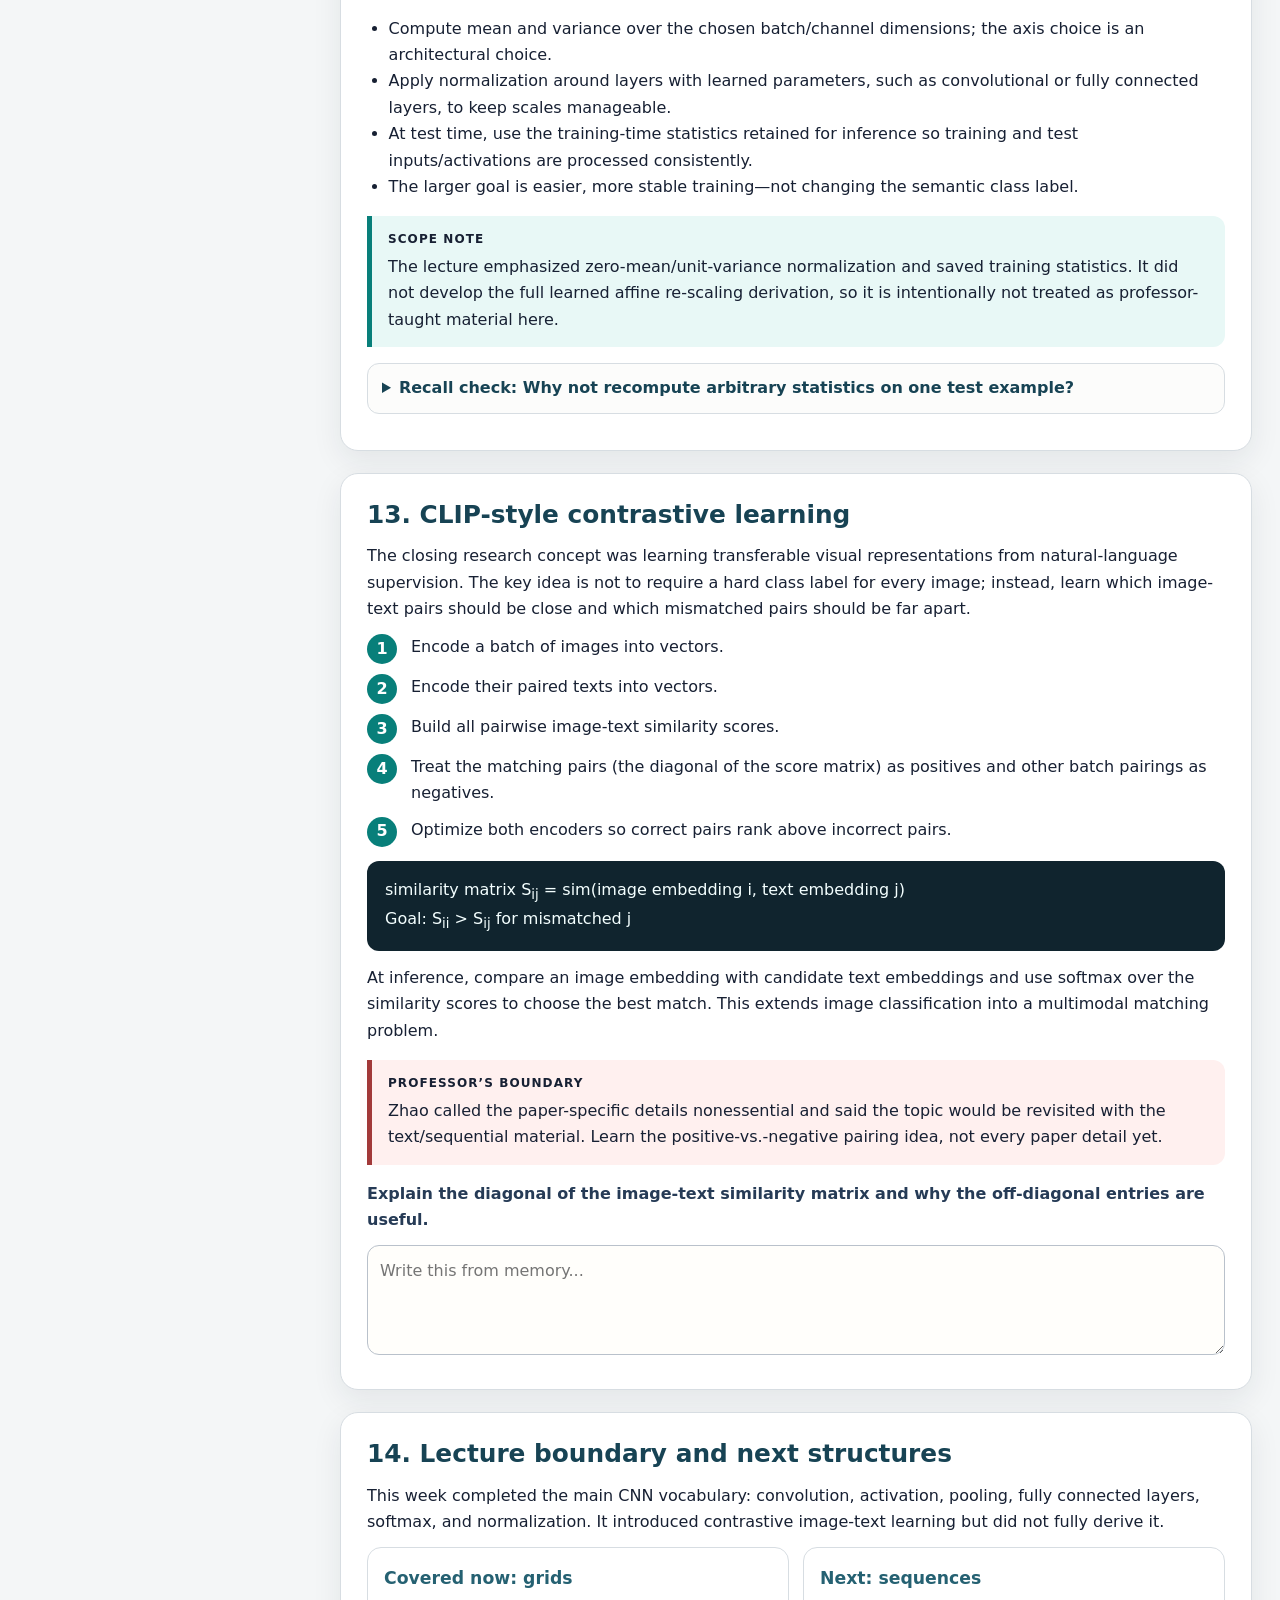
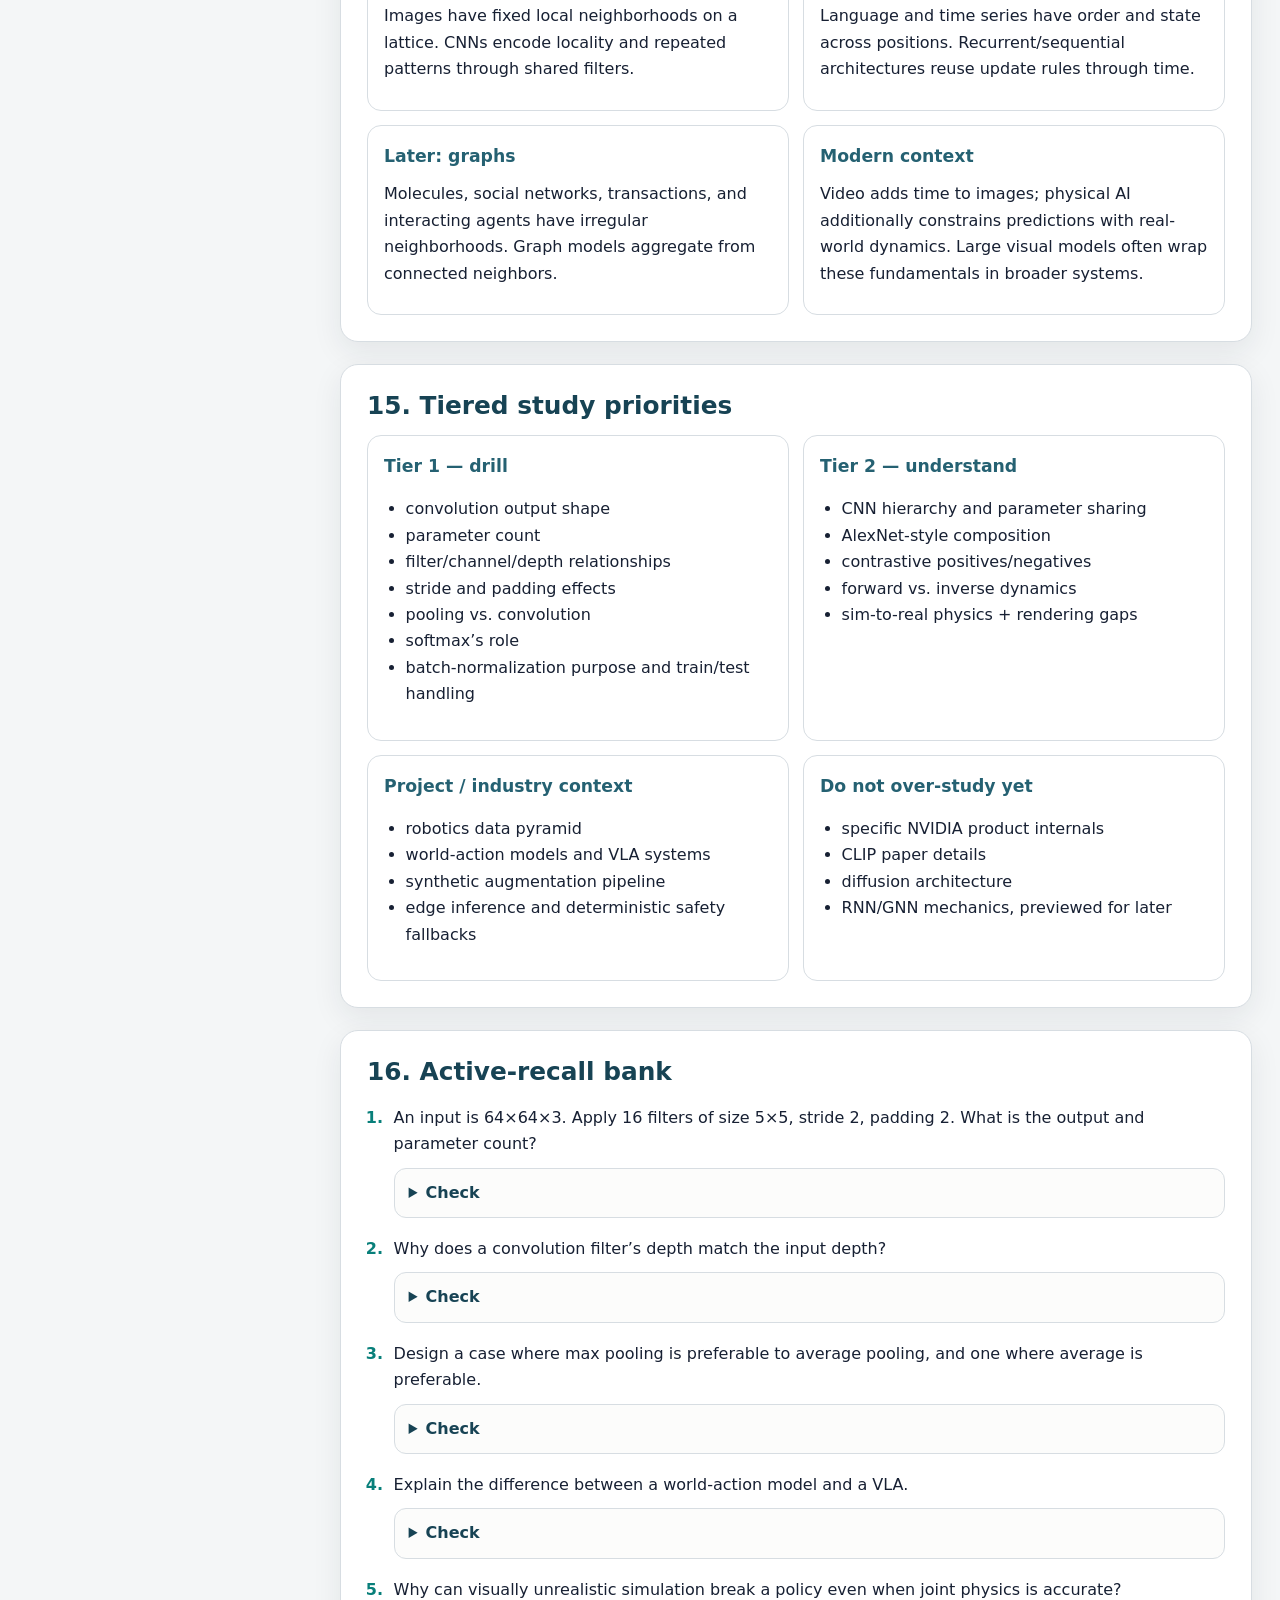
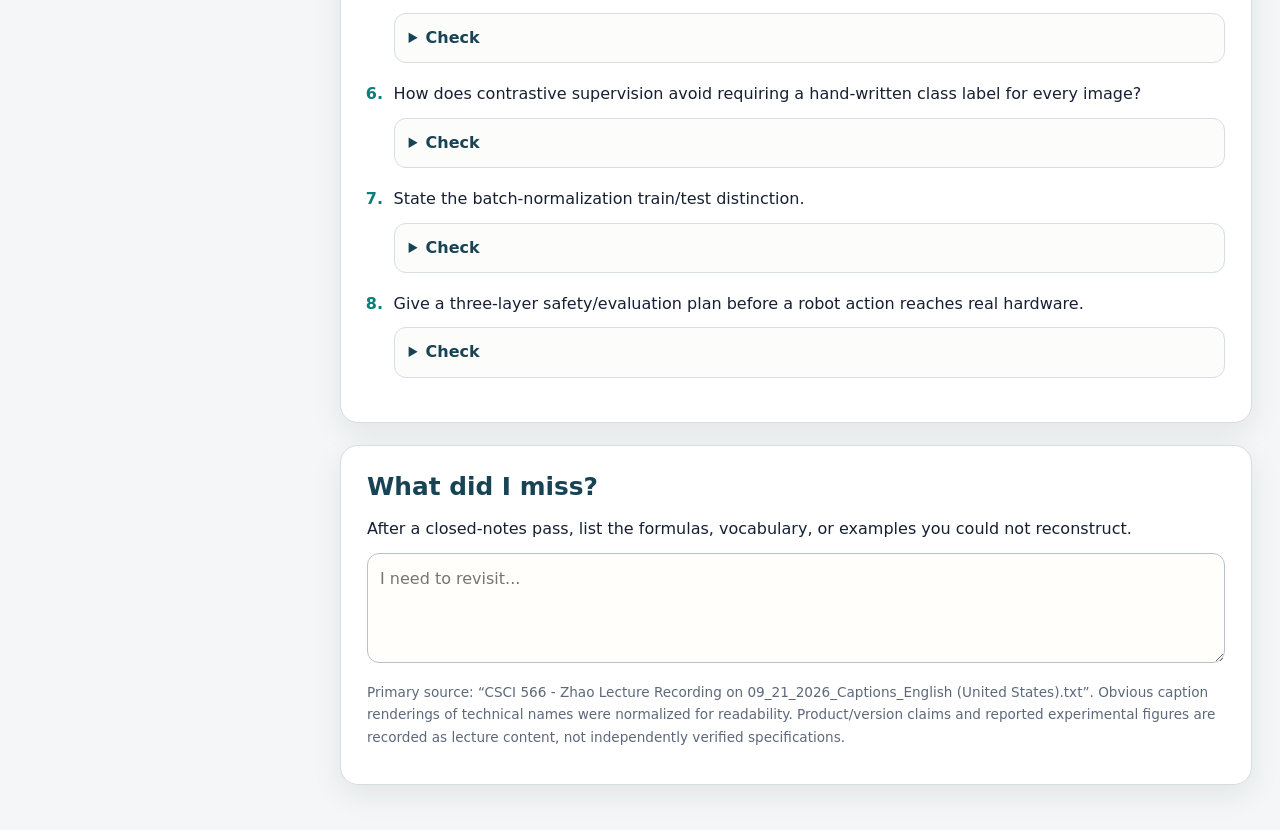
<file: csci-566/week5/index.html>
<!doctype html>
<html lang="en">
<head>
  <meta charset="utf-8">
  <meta name="viewport" content="width=device-width, initial-scale=1">
  <title>CSCI 566 — Week 5 Study Notebook</title>
  <style>
    :root{--ink:#172033;--muted:#5d687b;--paper:#f4f6f7;--card:#fff;--line:#d7dde2;--navy:#17365d;--teal:#087f7a;--blue:#eaf2fb;--teal-bg:#e8f8f6;--gold:#e4a72d;--gold-bg:#fff7df;--green:#26755a;--green-bg:#e9f7f1;--red:#a23a3a;--red-bg:#fff0ef;--violet:#6a4fa3;--violet-bg:#f4effd;--shadow:0 10px 30px rgba(23,32,51,.08)}
    *{box-sizing:border-box}html{scroll-behavior:smooth}body{margin:0;background:var(--paper);color:var(--ink);font:16px/1.65 system-ui,-apple-system,"Segoe UI",sans-serif}a{color:#175d83}code,.eq{font-family:"SFMono-Regular",Consolas,monospace}.shell{display:grid;grid-template-columns:280px minmax(0,930px);gap:32px;max-width:1280px;margin:auto;padding:28px}.side{position:sticky;top:20px;align-self:start;max-height:calc(100vh - 40px);overflow:auto;background:#0f3545;color:#e7f7f6;border-radius:18px;padding:22px}.side h2{font-size:1rem;margin:0 0 12px;color:white}.side a{display:block;color:#d7edee;text-decoration:none;padding:5px 8px;border-left:2px solid transparent}.side a:hover{background:#164b5c;border-left-color:#f1bc51}.side .mini{color:#a9cdd0;font-size:.82rem;margin:14px 0}.tools{display:flex;flex-wrap:wrap;gap:8px}.tools button{border:1px solid #78a7ad;border-radius:999px;background:transparent;color:white;padding:7px 11px;cursor:pointer}.main{min-width:0}.hero{background:linear-gradient(135deg,#0e3444,#0b7a76);color:#fff;padding:42px;border-radius:24px;box-shadow:var(--shadow)}.eyebrow{text-transform:uppercase;letter-spacing:.12em;font-size:.78rem;color:#bfe4e2;font-weight:750}.hero h1{font-size:clamp(2rem,5vw,3.5rem);line-height:1.05;margin:.25em 0}.hero p{max-width:70ch;color:#e5f4f3}.meta{display:flex;gap:10px;flex-wrap:wrap}.pill{border:1px solid rgba(255,255,255,.3);border-radius:999px;padding:5px 10px;font-size:.85rem}.card{background:var(--card);border:1px solid var(--line);border-radius:18px;padding:26px;margin:22px 0;box-shadow:var(--shadow)}h2{font-size:1.55rem;line-height:1.2;margin:0 0 14px;color:#174354}h3{font-size:1.08rem;margin:24px 0 8px;color:#256172}p{margin:.7em 0}ul,ol{padding-left:1.35rem}.map{display:flex;flex-wrap:wrap;gap:8px;align-items:center}.map span{background:var(--teal-bg);border:1px solid #b9dedb;border-radius:999px;padding:7px 11px}.map b{color:#7a8d94}.callout{border-left:5px solid var(--teal);background:var(--teal-bg);padding:14px 16px;margin:16px 0;border-radius:0 12px 12px 0}.exam{border-color:var(--gold);background:var(--gold-bg)}.context{border-color:var(--violet);background:var(--violet-bg)}.boundary{border-color:var(--red);background:var(--red-bg)}.check{border-color:var(--green);background:var(--green-bg)}.label{font-size:.75rem;font-weight:800;letter-spacing:.09em;text-transform:uppercase;display:block;margin-bottom:4px}.equation{background:#10242e;color:#f4ffff;padding:16px 18px;border-radius:12px;overflow:auto;margin:14px 0}.equation .muted{color:#b8d1d5}.grid{display:grid;grid-template-columns:repeat(2,minmax(0,1fr));gap:14px}.tile{border:1px solid var(--line);border-radius:14px;padding:16px;background:#fff}.tile h3{margin-top:0}.steps{counter-reset:step;display:grid;gap:10px}.step{display:grid;grid-template-columns:34px 1fr;gap:10px;align-items:start}.step:before{counter-increment:step;content:counter(step);display:grid;place-items:center;width:30px;height:30px;border-radius:50%;background:var(--teal);color:#fff;font-weight:800}table{border-collapse:collapse;width:100%;font-size:.93rem;display:block;overflow-x:auto}th,td{border:1px solid var(--line);padding:10px 12px;text-align:left;vertical-align:top}th{background:#eaf3f4;color:#174354}details{border:1px solid var(--line);border-radius:12px;padding:11px 14px;margin:10px 0;background:#fcfcfb}summary{font-weight:700;cursor:pointer;color:#174354}textarea{width:100%;min-height:110px;border:1px solid #b9c1cb;border-radius:12px;padding:12px;font:inherit;background:#fffefb;resize:vertical}.prompt{font-weight:720;color:#263b56}.small{font-size:.88rem;color:var(--muted)}.recall>li{margin:18px 0;padding-left:5px}.recall>li::marker{font-weight:800;color:var(--teal)}.source{font-size:.85rem;color:var(--muted);overflow-wrap:anywhere}.top{position:fixed;right:18px;bottom:18px;text-decoration:none;background:#0f4e5a;color:#fff;border-radius:999px;padding:10px 14px;box-shadow:var(--shadow)}
    @media(max-width:900px){.shell{display:block;padding:14px}.side{position:relative;max-height:none;margin-bottom:18px}.grid{grid-template-columns:1fr}.hero{padding:30px 24px}.card{padding:20px}}
    @media print{body{background:#fff;font-size:11pt}.shell{display:block;max-width:none;padding:0}.side,.tools,.top{display:none}.hero{box-shadow:none;border:1px solid #777;color:#111;background:#fff;break-after:avoid}.hero p,.eyebrow{color:#333}.card{box-shadow:none;break-inside:avoid;border-color:#aaa;margin:12px 0}details{break-inside:avoid}details>*{display:block}textarea{min-height:70px}.pill{border-color:#777}}
  </style>
</head>
<body id="top"><nav aria-label="Simple lessons" style="padding:18px;background:#163c35;color:white;font:16px/1.6 system-ui"><a style="color:inherit" href="../?v=learn#lecture-5">Want this explained slowly? Open the new step-by-step lessons →</a></nav>
<div class="shell">
  <aside class="side" aria-label="Notebook navigation">
    <a href="../" aria-label="Back to CSCI 566 notebooks">← CSCI 566 home</a>\n    <h2>Week 5 navigation</h2>
    <a href="#use">How to use</a><a href="#map">Lecture map</a><a href="#logistics">1. Logistics</a><a href="#physical">2. Physical AI</a><a href="#data">3. Robotics data</a><a href="#synthetic">4. Synthetic data</a><a href="#policies">5. Policy learning</a><a href="#sim2real">6. Sim-to-real</a><a href="#evaluation">7. Evaluation + deployment</a><a href="#career">8. Project/career advice</a><a href="#cnn">9. CNN architecture</a><a href="#convolution">10. Convolution math</a><a href="#pooling">11. Pooling + softmax</a><a href="#batchnorm">12. Batch normalization</a><a href="#clip">13. Contrastive learning</a><a href="#boundary">14. Boundaries</a><a href="#priority">15. Study priorities</a><a href="#recall">16. Recall bank</a><a href="#missed">What did I miss?</a>
    <p class="mini">Your note boxes save locally in this browser.</p>
    <div class="tools"><button type="button" onclick="toggleAll(true)">Open answers</button><button type="button" onclick="toggleAll(false)">Close answers</button><button type="button" onclick="window.print()">Print</button></div>
  </aside>

  <main class="main">
    <header class="hero">
      <div class="eyebrow">CSCI 566 · Deep Learning and Applications</div>
      <h1>Week 5 Study Notebook</h1>
      <p>Physical-AI guest lecture → robotics data and policy stacks → convolution mechanics → pooling and softmax → batch normalization → CLIP-style contrastive learning.</p>
      <div class="meta"><span class="pill">Lecture: September 21, 2026</span><span class="pill">Guest + core lecture</span><span class="pill">Offline + print friendly</span></div>
    </header>

    <section class="card" id="use">
      <h2>How to use this notebook</h2>
      <ol><li>Keep the two halves separate: the robotics talk is current industry/project context; the CNN block contains the classical mechanics Zhao explicitly marked as foundational.</li><li>Work every convolution output-size and parameter-count example by hand.</li><li>After each major section, explain the idea without looking and then open the answer check.</li><li>Use the note boxes for your own reconstruction; they persist locally.</li></ol>
      <div class="callout exam"><span class="label">Exam signal</span>Zhao said students do not need to memorize the convolution formulas because the midterm is open-resource, but they do need to understand stride, padding, and how to calculate output size. That is an understanding requirement, not a license to skip the calculation.</div>
    </section>

    <section class="card" id="map">
      <h2>Lecture map</h2>
      <div class="map"><span>project assignments</span><b>→</b><span>physical AI</span><b>→</b><span>data pyramid</span><b>→</b><span>simulation + world models</span><b>→</b><span>VLA / world-action policies</span><b>→</b><span>sim-to-real + edge</span><b>→</b><span>CNNs</span><b>→</b><span>pooling + softmax</span><b>→</b><span>batch normalization</span><b>→</b><span>contrastive learning</span></div>
    </section>

    <section class="card" id="logistics">
      <h2>1. Project logistics</h2>
      <ul><li>TAs review proposals and are assigned to groups, usually by topic fit. A group may state a preference, including office-hour compatibility.</li><li>There will be project checkpoints during the semester; most project questions should go to the assigned TA.</li><li>The guest speaker emphasized treating the final project as a real 16-week build, not a three-week exercise stretched to fill a semester.</li></ul>
      <div class="callout context"><span class="label">Project opportunity</span>The course project can become a research paper, benchmark, open-source tool, or startup prototype. The consistent advice was to use the available time, collaborators, faculty guidance, and compute as leverage.</div>
    </section>

    <section class="card" id="physical">
      <h2>2. Guest lecture: what physical AI is trying to build</h2>
      <p>Guest speaker Aiden, a USC alumnus working at NVIDIA, organized the robotics stack around <strong>data generation, training, evaluation, and deployment</strong>. The talk focused mainly on data and training.</p>
      <h3>From stitched specialists to end-to-end models</h3>
      <table><thead><tr><th>System type</th><th>Strength</th><th>Weakness</th></tr></thead><tbody>
        <tr><td><strong>Specialist</strong></td><td>Fast and precise on one preprogrammed task in a controlled setting.</td><td>New tasks/environments require new engineering; hard to scale.</td></tr>
        <tr><td><strong>Generalist</strong></td><td>Learns a broader range of tasks and adapts beyond one rigid program.</td><td>Often weaker than a specialist at any one task.</td></tr>
        <tr><td><strong>Generalist-specialist goal</strong></td><td>Broad world understanding plus high proficiency on specialized tasks.</td><td>Requires far more diverse data, reliable training, and safe deployment.</td></tr>
      </tbody></table>
      <h3>Why physical AI is unusually difficult</h3>
      <ul><li><strong>Multimodality:</strong> cameras, depth, LiDAR, touch, force, proprioception, language, and actions must align.</li><li><strong>Data scarcity:</strong> real robot demonstrations require costly hardware, teleoperation, controlled environments, and supervision.</li><li><strong>Sim-to-real mismatch:</strong> small errors in contact, friction, joints, lighting, or sensors can invalidate a policy.</li><li><strong>Edge latency:</strong> a physical system may need millisecond reactions; cloud round trips are often too slow.</li><li><strong>Evaluation risk:</strong> a failed test can damage expensive hardware or injure someone.</li></ul>
      <details><summary>Recall check: What does “end to end” change?</summary><p>Instead of separately training perception, planning, and control modules and hand-stitching them, a unified model maps sensory/task inputs more directly toward actions. The promised benefit is easier adaptation and broader generalization, though safety and reliability become central.</p></details>
    </section>

    <section class="card" id="data">
      <h2>3. The robotics data pyramid</h2>
      <div class="grid"><div class="tile"><h3>Top: real robot data</h3><p>Highest fidelity but small, expensive, and slow. A human controls a real robot and records demonstrations.</p></div><div class="tile"><h3>Middle: synthetic data</h3><p>Scales with compute and can be generated in simulation or by world models. The strategic goal is to expand this middle layer.</p></div><div class="tile"><h3>Base: web video/data</h3><p>Enormous and multimodal but unstructured, not robot-action-labeled, and often physically or visually noisy.</p></div><div class="tile"><h3>Central conversion</h3><p>Turn the data bottleneck into a compute problem: use scarce real data to ground a pipeline that produces much more useful synthetic experience.</p></div></div>
      <h3>Real-data collection and video-to-data</h3>
      <div class="steps"><div class="step"><div><strong>Unified teleoperation:</strong> connect headsets/controllers, middleware, sensors, simulators, and robot embodiments through a common interface.</div></div><div class="step"><div><strong>Ingest demonstrations:</strong> segment long videos into actions, identify entities/relations, construct a scene graph, and create searchable embeddings.</div></div><div class="step"><div><strong>Reconstruct:</strong> convert multi-view human/object footage into simulation-ready assets.</div></div><div class="step"><div><strong>Robot-ground:</strong> retarget human joint/motion relationships to the target robot embodiment.</div></div></div>
      <p>The result is not merely a video archive; it is a queryable action database and a path from human demonstrations to robot training signals.</p>
      <p class="prompt">Reconstruct the data pyramid and explain why the middle layer is strategically important.</p><textarea data-note="w5-data" placeholder="Write this from memory..."></textarea>
    </section>

    <section class="card" id="synthetic">
      <h2>4. Two synthetic-data routes</h2>
      <h3>A. Physics-based simulation</h3>
      <p>Neural reconstruction can bring captured environments into an interactive 3-D simulator. Visual fidelity matters because vision-conditioned policies can fail when simulation lighting, texture, or camera output differs from reality.</p>
      <h3>B. World foundation models</h3>
      <p>The talk presented Cosmos as a model trained on realistic video so that video generation implicitly captures aspects of physical dynamics. Its lecture-described architecture paired a reasoning tower with a diffusion-based generation tower, connected through joint attention.</p>
      <div class="grid"><div class="tile"><h3>Reasoner</h3><p>Embodied planning: turn a high-level goal into likely next actions. Video critic: inspect generated videos for quality and hallucinated physics.</p></div><div class="tile"><h3>Transfer / augmentation</h3><p>Condition generation on edges, segmentation, blur/color, or depth to preserve selected structure while changing objects, lighting, texture, or background.</p></div></div>
      <h3>Worked lecture result: visual augmentation</h3>
      <p>For a two-hand pick-and-place task, the speaker compared three policies:</p>
      <table><thead><tr><th>Training data</th><th>Reported success</th><th>Interpretation</th></tr></thead><tbody><tr><td>100 real demonstrations</td><td>3%</td><td>Narrow visual coverage.</td></tr><tr><td>Real + standard augmentations</td><td>16%</td><td>Some robustness from ordinary image transforms.</td></tr><tr><td>Real + 5× Cosmos-generated augmentations</td><td>80%</td><td>Much broader conditions in the presented experiment.</td></tr></tbody></table>
      <p class="small">These percentages are lecture-reported results for the shown example, not a universal guarantee.</p>
      <h3>Neural simulation</h3>
      <p>Condition on an initial frame, task description, and action sequence; generate the future video that would result. If the model predicts both future frames and actions, it functions as a <strong>world-action model</strong>. This can create training data or evaluate a candidate policy without first risking a physical robot.</p>
      <div class="callout context"><span class="label">Research caveat from Q&amp;A</span>Synthetic data are still probabilistic and can hallucinate. Filtering, realistic source data, task-specific validation, and critics/guardrails remain necessary. Whether pure synthetic, mixed, or real-only data works best depends on the task.</div>
    </section>

    <section class="card" id="policies">
      <h2>5. Three policy-learning paradigms</h2>
      <table><thead><tr><th>Paradigm</th><th>Core idea</th><th>Lecture role</th></tr></thead><tbody>
        <tr><td><strong>World-action model</strong></td><td>Learn physical evolution from large video corpora; reason counterfactually about what happens after an action.</td><td>Predict future observations/actions without requiring only explicit robot demonstrations.</td></tr>
        <tr><td><strong>Vision-language-action (VLA)</strong></td><td>Start from broad vision-language knowledge and add an action output head.</td><td>Use general semantic understanding to plan and act across tasks/embodiments.</td></tr>
        <tr><td><strong>Reinforcement learning</strong></td><td>Improve a policy through trial, error, and reward.</td><td>Learn control behavior in fast simulated environments.</td></tr>
      </tbody></table>
      <h3>Dynamics vocabulary</h3>
      <div class="grid"><div class="tile"><h3>Forward dynamics</h3><p>Given the current state and an action, predict the future state/observation.</p></div><div class="tile"><h3>Inverse dynamics</h3><p>Given a desired resulting motion/state, infer the action that could produce it.</p></div><div class="tile"><h3>Policy generation</h3><p>Post-train a general world model on action-labeled data so it can choose actions.</p></div><div class="tile"><h3>Adaptation</h3><p>Pretraining across embodiments should reduce the amount of new data needed for a particular robot.</p></div></div>
      <h3>Slow planning + fast action</h3>
      <p>The presented GR00T-style VLA used a dual-system analogy:</p>
      <ul><li><strong>System 2:</strong> a slower VLM handles high-level reasoning and planning.</li><li><strong>System 1:</strong> a faster diffusion-transformer action system turns the high-level plan into continuous robot actions.</li></ul>
      <p>A whole-body controller coordinates joints, balance, reaching, and locomotion. The presented Sonic controller learns motion tracking from large human-motion corpora rather than relying only on hand-written reward descriptions of “good walking.”</p>
      <details><summary>Recall check: Why separate slow and fast systems?</summary><p>High-level task reasoning can run at a slower cadence, while stable physical control needs rapid actions. The split mirrors thinking “what should I do?” separately from executing fine motor details.</p></details>
    </section>

    <section class="card" id="sim2real">
      <h2>6. The sim-to-real gap</h2>
      <p>A policy exploits whatever physics the simulator provides. If simulated torque, friction, contact, inertia, damping, or joint compliance is wrong, the learned compensation can fail catastrophically on real hardware.</p>
      <h3>Two requirements emphasized</h3>
      <ol><li><strong>Contact/collision solving:</strong> normal forces, friction, penetration, and which bodies actually interact.</li><li><strong>Joint dynamics:</strong> how torque commands translate into motion, including inertia and compliance.</li></ol>
      <p>The guest introduced the Newton physics engine, developed with collaborators, as a robotics-oriented alternative to a game-optimized engine. Efficient solvers can avoid computing interactions for every possible pair when only a subset of particles actually collide.</p>
      <h3>Rendering is part of the model’s input distribution</h3>
      <p>A proprioceptive controller may not care what an image looks like, but a VLA policy does. If simulated images look unlike real camera inputs, the vision model is out of distribution even when the mechanics are correct.</p>
      <div class="callout check"><span class="label">Key connection</span>Sim-to-real is both a <em>physics gap</em> and a <em>perception gap</em>. A good robotics simulator must model what the robot feels and what it sees.</div>
    </section>

    <section class="card" id="evaluation">
      <h2>7. Evaluation, edge deployment, and safety</h2>
      <h3>Evaluation before hardware</h3>
      <p>A modular arena can vary objects, backgrounds, task conditions, and definitions of success, then run large-scale tests before a physical deployment. For “pick up the microphone,” success could mean merely grasping it or bringing it to the correct location—the metric must be explicit.</p>
      <h3>Edge deployment</h3>
      <p>Robots and autonomous vehicles often cannot wait for cloud inference. Policies are converted to deployable formats, compressed/quantized when needed, tested in simulation, then run on local edge GPUs for millisecond response.</p>
      <h3>Safety stack</h3>
      <p>In Q&amp;A, the speaker described a probabilistic learned policy paired with a faster deterministic fallback. If the learned system violates hard constraints—distance, speed, workspace, or another domain-specific boundary—the deterministic layer intervenes.</p>
      <div class="equation">learned policy proposes action<br>↓<br>hard safety constraints validate it<br>↓<br>execute OR switch to deterministic safe behavior</div>
      <div class="callout boundary"><span class="label">Important limit</span>The speaker explicitly said current systems are not ready for autonomous surgery. Safety mechanisms are domain specific; the lecture gave a design principle, not a claim of solved safety.</div>
    </section>

    <section class="card" id="career">
      <h2>8. Project and career guidance</h2>
      <ul><li>A poor first interview is normal and not a permanent judgment. Treat early roles as an optimization path rather than requiring the first job to be the final destination.</li><li>Use an existing domain advantage—mechanical engineering, finance, healthcare, etc.—as an entry point for applied AI.</li><li>Zhao’s strongest project recommendation was a useful <strong>open-source tool or benchmark</strong>, because public utility can attract community and hiring attention.</li><li>Start from a real problem you personally face; maintain the work over time. The professor’s long-lived anomaly-detection library was the example.</li><li>Agents can multiply implementation throughput, but the student still supplies problem selection, scope, verification, and judgment.</li></ul>
      <p class="prompt">What real problem could your group solve in a way another person would actually reuse?</p><textarea data-note="w5-project" placeholder="Problem, user, current pain, proposed reusable output..."></textarea>
    </section>

    <section class="card" id="cnn">
      <h2>9. Core lecture: the four pieces of a CNN classifier</h2>
      <table><thead><tr><th>Component</th><th>Job</th><th>Learnable parameters?</th></tr></thead><tbody>
        <tr><td><strong>Convolution</strong></td><td>Apply shared local filters to extract spatial patterns.</td><td>Yes: filter weights + usually one bias per filter.</td></tr>
        <tr><td><strong>Nonlinear activation</strong></td><td>Prevent stacked layers from collapsing to one linear map.</td><td>Usually no for plain ReLU; variants may have parameters.</td></tr>
        <tr><td><strong>Pooling</strong></td><td>Summarize neighborhoods and reduce spatial resolution.</td><td>No in the max/average/L2 examples shown.</td></tr>
        <tr><td><strong>Fully connected + softmax</strong></td><td>Combine learned features into class scores, then normalize to probabilities.</td><td>FC: yes. Softmax: no new learned weight in the operation itself.</td></tr>
      </tbody></table>
      <p>AlexNet was used as the canonical assembly: image → repeated convolution/activation (sometimes pooling) → fully connected layers → softmax. Pooling is optional; filter sizes, filter counts, pooling type, and layer ordering are architectural choices. This design space motivated neural architecture search.</p>
      <h3>Why convolution instead of dense connectivity?</h3>
      <ul><li>Images have local spatial correlation.</li><li>Dense flattening creates too many parameters and destroys 2-D organization.</li><li>Locally connected layers reduce connections, but convolution goes farther by sharing a detector across locations.</li><li>Early filters often learn simple edges/colors; later layers compose them into more complex patterns.</li></ul>
    </section>

    <section class="card" id="convolution">
      <h2>10. Convolution math: filter, stride, padding, shape</h2>
      <p>Let the input be <code>W × H × C</code>. Use <code>K</code> filters, each <code>F × F × C</code>, stride <code>S</code>, and zero-padding <code>P</code> on each side.</p>
      <div class="equation">W<sub>out</sub> = floor((W − F + 2P) / S) + 1<br>H<sub>out</sub> = floor((H − F + 2P) / S) + 1<br>output depth = K<br><br>learnable parameters = F²CK + K</div>
      <ul><li><strong>Filter/kernel:</strong> shared learned weights applied at each local position. Its depth must span all input channels.</li><li><strong>Stride:</strong> number of pixels moved per application. Larger stride samples fewer positions and creates a smaller output.</li><li><strong>Padding:</strong> added border values, often zeros. Padding can make a filter fit, preserve edge information, or control output size.</li><li><strong>Activation map:</strong> one filter’s spatial output. <code>K</code> filters create <code>K</code> maps.</li></ul>
      <h3>Worked example from lecture</h3>
      <div class="equation">input = 32 × 32 × 3<br>K = 6 filters, F = 5, S = 1, P = 0<br><br>W<sub>out</sub> = (32 − 5)/1 + 1 = 28<br>output = 28 × 28 × 6<br>parameters = 5²·3·6 + 6 = 456</div>
      <h3>Stride comparison on a 7×7 input with a 3×3 filter, no padding</h3>
      <table><thead><tr><th>Stride</th><th>Output width</th><th>Meaning</th></tr></thead><tbody><tr><td>1</td><td><code>(7−3)/1+1=5</code></td><td>Dense sampling; less compression.</td></tr><tr><td>2</td><td><code>floor((7−3)/2)+1=3</code></td><td>Fewer positions; more compression.</td></tr><tr><td>3</td><td>Not an exact tiling without a design decision</td><td>Add padding or accept/drop an incomplete edge position, depending on the framework/settings.</td></tr></tbody></table>
      <div class="callout exam"><span class="label">Exam priority</span>Know what <code>F, C, K, S, P</code> mean and be able to derive the resulting output shape. The professor specifically described this as a fundamental calculation commonly tested.</div>
      <p class="prompt">Create and solve your own convolution-shape problem. Include parameter count.</p><textarea data-note="w5-convolution" placeholder="Input shape, filter count/size, stride, padding, output, parameters..."></textarea>
    </section>

    <section class="card" id="pooling">
      <h2>11. Pooling and softmax</h2>
      <h3>Pooling</h3>
      <p>Pooling operates independently on each activation map. It has a spatial window and stride but, in the forms shown, no weights to learn.</p>
      <table><thead><tr><th>Type</th><th>Neighborhood summary</th><th>Effect</th></tr></thead><tbody><tr><td>Max pooling</td><td>Largest value</td><td>Retains the strongest/extreme response.</td></tr><tr><td>Average pooling</td><td>Arithmetic mean</td><td>Smooths the region; an extreme response can be diluted.</td></tr><tr><td>L2 pooling</td><td>L2 magnitude</td><td>Summarizes overall response energy.</td></tr></tbody></table>
      <p>Example: a 4×4 map with 2×2 max pooling and stride 2 becomes 2×2—one representative maximum per nonoverlapping block. Compression discards information; that is the tradeoff for reduced computation, lower parameter pressure downstream, and some robustness.</p>
      <div class="callout boundary"><span class="label">Not an exam focus</span>The lecture’s observation that max pooling may shift the apparent location of a response slightly was explicitly marked “not on the exam.” Know what pooling does and why; do not over-study that aside.</div>
      <h3>Softmax</h3>
      <div class="equation">pᵢ = exp(zᵢ) / Σⱼ exp(zⱼ)</div>
      <p>The final fully connected layer produces one logit per class; softmax converts those logits to a distribution summing to one. Prediction usually selects the largest-probability class.</p>
      <details><summary>Recall check: Convolution vs. pooling</summary><p>Convolution learns shared local filters and creates feature maps. Pooling applies a fixed local summary such as max or average and contains no learned filter weights in the versions taught.</p></details>
    </section>

    <section class="card" id="batchnorm">
      <h2>12. Batch normalization for stable optimization</h2>
      <p>Deep-network optimization is harder when activations at different layers or features live on wildly different scales. The lecture framed batch normalization as making a batch approximately zero mean and unit variance so optimization proceeds over more comparable ranges.</p>
      <div class="equation">μ<sub>B</sub> = (1/m) Σᵢ xᵢ<br>σ²<sub>B</sub> = (1/m) Σᵢ (xᵢ − μ<sub>B</sub>)²<br>x̂ᵢ = (xᵢ − μ<sub>B</sub>) / √(σ²<sub>B</sub> + ε)</div>
      <h3>What to remember</h3>
      <ul><li>Compute mean and variance over the chosen batch/channel dimensions; the axis choice is an architectural choice.</li><li>Apply normalization around layers with learned parameters, such as convolutional or fully connected layers, to keep scales manageable.</li><li>At test time, use the training-time statistics retained for inference so training and test inputs/activations are processed consistently.</li><li>The larger goal is easier, more stable training—not changing the semantic class label.</li></ul>
      <div class="callout"><span class="label">Scope note</span>The lecture emphasized zero-mean/unit-variance normalization and saved training statistics. It did not develop the full learned affine re-scaling derivation, so it is intentionally not treated as professor-taught material here.</div>
      <details><summary>Recall check: Why not recompute arbitrary statistics on one test example?</summary><p>The model was trained under a particular normalization distribution. Retained training statistics give consistent preprocessing and avoid unstable estimates from a tiny or different test batch.</p></details>
    </section>

    <section class="card" id="clip">
      <h2>13. CLIP-style contrastive learning</h2>
      <p>The closing research concept was learning transferable visual representations from natural-language supervision. The key idea is not to require a hard class label for every image; instead, learn which image-text pairs should be close and which mismatched pairs should be far apart.</p>
      <div class="steps"><div class="step"><div>Encode a batch of images into vectors.</div></div><div class="step"><div>Encode their paired texts into vectors.</div></div><div class="step"><div>Build all pairwise image-text similarity scores.</div></div><div class="step"><div>Treat the matching pairs (the diagonal of the score matrix) as positives and other batch pairings as negatives.</div></div><div class="step"><div>Optimize both encoders so correct pairs rank above incorrect pairs.</div></div></div>
      <div class="equation">similarity matrix S<sub>ij</sub> = sim(image embedding i, text embedding j)<br>Goal: S<sub>ii</sub> &gt; S<sub>ij</sub> for mismatched j</div>
      <p>At inference, compare an image embedding with candidate text embeddings and use softmax over the similarity scores to choose the best match. This extends image classification into a multimodal matching problem.</p>
      <div class="callout boundary"><span class="label">Professor’s boundary</span>Zhao called the paper-specific details nonessential and said the topic would be revisited with the text/sequential material. Learn the positive-vs.-negative pairing idea, not every paper detail yet.</div>
      <p class="prompt">Explain the diagonal of the image-text similarity matrix and why the off-diagonal entries are useful.</p><textarea data-note="w5-clip" placeholder="Write this from memory..."></textarea>
    </section>

    <section class="card" id="boundary">
      <h2>14. Lecture boundary and next structures</h2>
      <p>This week completed the main CNN vocabulary: convolution, activation, pooling, fully connected layers, softmax, and normalization. It introduced contrastive image-text learning but did not fully derive it.</p>
      <div class="grid"><div class="tile"><h3>Covered now: grids</h3><p>Images have fixed local neighborhoods on a lattice. CNNs encode locality and repeated patterns through shared filters.</p></div><div class="tile"><h3>Next: sequences</h3><p>Language and time series have order and state across positions. Recurrent/sequential architectures reuse update rules through time.</p></div><div class="tile"><h3>Later: graphs</h3><p>Molecules, social networks, transactions, and interacting agents have irregular neighborhoods. Graph models aggregate from connected neighbors.</p></div><div class="tile"><h3>Modern context</h3><p>Video adds time to images; physical AI additionally constrains predictions with real-world dynamics. Large visual models often wrap these fundamentals in broader systems.</p></div></div>
    </section>

    <section class="card" id="priority">
      <h2>15. Tiered study priorities</h2>
      <div class="grid"><div class="tile"><h3>Tier 1 — drill</h3><ul><li>convolution output shape</li><li>parameter count</li><li>filter/channel/depth relationships</li><li>stride and padding effects</li><li>pooling vs. convolution</li><li>softmax’s role</li><li>batch-normalization purpose and train/test handling</li></ul></div><div class="tile"><h3>Tier 2 — understand</h3><ul><li>CNN hierarchy and parameter sharing</li><li>AlexNet-style composition</li><li>contrastive positives/negatives</li><li>forward vs. inverse dynamics</li><li>sim-to-real physics + rendering gaps</li></ul></div><div class="tile"><h3>Project / industry context</h3><ul><li>robotics data pyramid</li><li>world-action models and VLA systems</li><li>synthetic augmentation pipeline</li><li>edge inference and deterministic safety fallbacks</li></ul></div><div class="tile"><h3>Do not over-study yet</h3><ul><li>specific NVIDIA product internals</li><li>CLIP paper details</li><li>diffusion architecture</li><li>RNN/GNN mechanics, previewed for later</li></ul></div></div>
    </section>

    <section class="card" id="recall">
      <h2>16. Active-recall bank</h2>
      <ol class="recall">
        <li>An input is 64×64×3. Apply 16 filters of size 5×5, stride 2, padding 2. What is the output and parameter count?<details><summary>Check</summary><p><code>floor((64−5+4)/2)+1 = 32</code>. Output <code>32×32×16</code>. Parameters <code>5²·3·16+16=1,216</code>.</p></details></li>
        <li>Why does a convolution filter’s depth match the input depth?<details><summary>Check</summary><p>At each spatial location the filter combines all input channels to produce one scalar response. An RGB input therefore requires each spatial filter to include weights for all three channels.</p></details></li>
        <li>Design a case where max pooling is preferable to average pooling, and one where average is preferable.<details><summary>Check</summary><p>Max is useful when a strong detector firing anywhere in a patch should survive. Average is useful when the overall regional response matters and isolated extremes should not dominate.</p></details></li>
        <li>Explain the difference between a world-action model and a VLA.<details><summary>Check</summary><p>A world-action model emphasizes learned physical evolution/counterfactual prediction from video and actions. A VLA starts from broad vision-language representations and adds action generation. A real system can combine both ideas.</p></details></li>
        <li>Why can visually unrealistic simulation break a policy even when joint physics is accurate?<details><summary>Check</summary><p>A vision-conditioned policy receives pixels. Unrealistic rendering shifts those inputs out of the training distribution, so its perception/planning can fail before mechanics matter.</p></details></li>
        <li>How does contrastive supervision avoid requiring a hand-written class label for every image?<details><summary>Check</summary><p>Paired image/text data supply relative supervision: matching pairs should be more similar than mismatched pairs. The model learns an embedding space from these comparisons.</p></details></li>
        <li>State the batch-normalization train/test distinction.<details><summary>Check</summary><p>Training computes normalization statistics from batches and retains running/training statistics. Inference uses the retained training statistics for consistent, stable processing.</p></details></li>
        <li>Give a three-layer safety/evaluation plan before a robot action reaches real hardware.<details><summary>Check</summary><p>Evaluate across varied simulated scenarios and explicit success criteria; validate the proposed action against deterministic constraints; deploy locally with hardware/physical safeguards and monitoring.</p></details></li>
      </ol>
    </section>

    <section class="card" id="missed">
      <h2>What did I miss?</h2>
      <p>After a closed-notes pass, list the formulas, vocabulary, or examples you could not reconstruct.</p>
      <textarea data-note="w5-missed" placeholder="I need to revisit..."></textarea>
      <p class="source">Primary source: “CSCI 566 - Zhao Lecture Recording on 09_21_2026_Captions_English (United States).txt”. Obvious caption renderings of technical names were normalized for readability. Product/version claims and reported experimental figures are recorded as lecture content, not independently verified specifications.</p>
    </section>
  </main>
</div>
<a class="top" href="#top" aria-label="Back to top">↑ Top</a>
<script>
  const storePrefix='csci566-w5-';
  document.querySelectorAll('textarea[data-note]').forEach(el=>{
    const key=storePrefix+el.dataset.note;
    try{el.value=localStorage.getItem(key)||'';el.addEventListener('input',()=>localStorage.setItem(key,el.value));}catch(e){}
  });
  function toggleAll(open){document.querySelectorAll('details').forEach(d=>d.open=open)}
</script>
</body>
</html>
</file>
<file: csci-561/style.css>
:root{color-scheme:dark;--bg:#0b121a;--panel:#121d28;--line:#283642;--ink:#ecf2f4;--muted:#a0b0bf;--green:#78dfb3;--gold:#e7c478;--blue:#87c8f5;--coral:#f3a281}*{box-sizing:border-box}html{scroll-behavior:smooth;scroll-padding-top:24px}body{margin:0;background:var(--bg);color:var(--ink);font:16px/1.7 -apple-system,BlinkMacSystemFont,"Segoe UI",sans-serif}a{color:inherit;text-underline-offset:4px}button,input,textarea{font:inherit}button,a,input,textarea,summary{-webkit-tap-highlight-color:transparent}button{cursor:pointer}button:focus-visible,a:focus-visible,input:focus-visible,textarea:focus-visible,summary:focus-visible{outline:3px solid var(--gold);outline-offset:5px}button{color:inherit}button:disabled{cursor:default}main{max-width:1200px;margin:auto;padding:0 40px}.topbar{max-width:1280px;margin:auto;padding:25px 40px;display:flex;justify-content:space-between;border-bottom:1px solid var(--line);gap:20px}.brand{text-decoration:none;font-weight:800;letter-spacing:.04em}.brand span{font-weight:400;color:var(--muted);margin-left:12px;font-size:14px}nav{display:flex;align-items:center;gap:25px;font-size:13px}.term,.eyebrow{font:11px/1.6 ui-monospace,SFMono-Regular,Consolas,monospace;letter-spacing:.14em;color:var(--green)}.term{color:var(--muted)}.hero{display:grid;grid-template-columns:1fr 300px;gap:30px;align-items:center;padding:66px 0 54px;position:relative}.hero:before{content:"";position:absolute;inset:0;z-index:-1;background:radial-gradient(ellipse at 80% 40%,#15352b70,transparent 65%)}h1{font-size:clamp(35px,4.5vw,58px);font-weight:650;letter-spacing:-.055em;line-height:1.12;margin:20px 0}h1 span{color:var(--green)}.intro{color:var(--muted);max-width:570px;font-size:17px}.hero-links{display:flex;align-items:center;gap:28px;margin-top:30px;font-size:14px}.hero-links a{text-decoration:none}.primary{display:inline-flex;justify-content:space-between;align-items:center;gap:35px;padding:12px 20px;background:var(--green);border-radius:6px;color:var(--bg);font-weight:700}.orbit svg{width:100%;height:auto}.metrics{display:grid;grid-template-columns:repeat(4,1fr);border-block:1px solid var(--line);padding:25px 0;gap:20px}.metrics>div{border-right:1px solid var(--line);padding-left:20px}.metrics>div:first-child{padding-left:0}.metrics>div:last-child{border:0}.metrics strong{display:block;font-size:26px;letter-spacing:-.04em}.metrics span{font:10px/1.6 ui-monospace,monospace;letter-spacing:.09em;color:var(--muted)}.method{display:flex;gap:30px;align-items:center;flex-wrap:wrap;margin:27px 0 56px;font-size:12px;color:var(--muted)}.method b{color:var(--green);margin-right:6px;font-family:monospace}.section-heading{display:flex;align-items:center;justify-content:space-between;gap:30px}h2{font-size:28px;letter-spacing:-.035em;line-height:1.25;margin:10px 0 22px}.search-label{font-size:12px;color:var(--muted);display:grid;gap:6px;min-width:300px}input[type=search]{width:100%;background:var(--panel);color:var(--ink);border:1px solid var(--line);border-radius:6px;padding:11px 14px;font-size:13px}.filters{display:flex;gap:8px;flex-wrap:wrap;margin:16px 0}.filters button{border:1px solid var(--line);border-radius:5px;background:transparent;padding:6px 14px;font-size:12px;color:var(--muted)}.filters button.active{background:#17382d;border-color:#4d8d71;color:var(--green)}.muted{font-size:12px;color:var(--muted)}.cards{display:grid;grid-template-columns:repeat(3,minmax(0,1fr));gap:18px}.card{position:relative;display:flex;flex-direction:column;min-height:300px;padding:24px;background:var(--panel);border:1px solid var(--line);border-top:2px solid var(--accent);border-radius:8px;transition:transform .18s,border-color .18s}.card:hover{transform:translateY(-3px);border-color:var(--accent)}.card-top{display:flex;justify-content:space-between;align-items:center;color:var(--muted);font:10px ui-monospace,monospace;gap:10px}.card .unit{color:var(--accent);text-transform:uppercase;letter-spacing:.1em}.number{font:38px ui-monospace,monospace;color:var(--accent);opacity:.8;margin:22px 0 6px}.card h3{font-size:21px;line-height:1.3;letter-spacing:-.025em;margin:0 0 10px}.card h3 a{text-decoration:none}.card h3 a:after{content:"";position:absolute;inset:0}.card p{font-size:13px;color:var(--muted);margin:0 0 22px}.card-bottom{display:flex;align-items:center;justify-content:space-between;margin-top:auto;font-size:11px;color:var(--accent)}.card-bottom .done{color:var(--green)}.source-panel{display:grid;grid-template-columns:1fr 1.5fr;gap:60px;padding:42px 0;border-top:1px solid var(--line);margin-top:65px}.source-panel p{font-size:13px;color:var(--muted)}.source-panel .eyebrow{color:var(--green)}footer{max-width:1200px;margin:auto;border-top:1px solid var(--line);padding:25px 40px;display:flex;justify-content:space-between;gap:20px;color:var(--muted);font-size:11px}footer div{display:grid;gap:6px;text-align:right}footer button{border:0;padding:0;background:transparent;color:var(--green);font-size:12px;text-align:right}.skip{position:absolute;top:-100px;left:12px;background:var(--green);color:#000;z-index:10;padding:10px}.skip:focus{top:10px}[hidden]{display:none!important}.lecture-head{padding:36px 0}.back{color:var(--green);font:12px ui-monospace,monospace;text-decoration:none}.lecture-head h1{max-width:800px}.lecture-head .intro{max-width:760px}.lecture-tools{display:flex;align-items:center;gap:12px;flex-wrap:wrap;margin:25px 0}.control{border:1px solid var(--line);border-radius:6px;padding:9px 15px;color:var(--ink);background:var(--panel);font-size:13px}.control.reviewed{border-color:var(--green);color:var(--green)}.topic-map{font-family:ui-monospace,monospace;color:var(--green);font-size:12px;border-block:1px solid var(--line);padding:18px 0;line-height:2}.study-layout{display:grid;grid-template-columns:210px minmax(0,1fr);gap:45px;padding:35px 0 60px}.toc{align-self:start;position:sticky;top:20px}.toc a{display:block;color:var(--muted);font-size:12px;line-height:1.5;text-decoration:none;padding:10px 0;border-bottom:1px solid var(--line)}.study-section{margin-bottom:32px;background:var(--panel);border:1px solid var(--line);border-radius:8px;padding:28px}.study-section h2{font-size:24px;margin-top:0}.study-section p{font-size:15px;color:#c1ced8}.study-section strong{color:var(--ink)}.formula{padding:18px;border-left:2px solid var(--green);background:#0c1720;font-family:ui-monospace,monospace;overflow-wrap:anywhere;font-size:14px;margin:22px 0}.recall{padding:20px;background:#192d29;border:1px solid #325346;border-radius:5px;margin-top:25px}.recall .eyebrow{margin:0 0 10px}.recall p{margin:8px 0}.recall summary{cursor:pointer;color:var(--green);font-size:13px}.recall details{border-top:1px solid #325346;padding-top:12px;margin-top:16px}.note-label{display:block;color:var(--muted);font-size:12px;margin:20px 0 8px}textarea{display:block;width:100%;min-height:110px;resize:vertical;background:var(--bg);border:1px solid var(--line);border-radius:5px;color:var(--ink);padding:14px;font-size:14px}.notice{padding:20px 24px;border:1px solid #615332;border-radius:6px;background:#30291c;color:#e7d5ab;font-size:13px}.source-info{font-size:12px;color:var(--muted);margin-top:26px}.table-wrap{overflow:auto}table{border-collapse:collapse;font-size:12px;width:100%;min-width:480px}th,td{border-bottom:1px solid var(--line);padding:10px;text-align:left;vertical-align:top}th{color:var(--green)}.lecture-nav{display:flex;justify-content:space-between;gap:20px;margin-top:30px;font-size:13px;color:var(--green)}.study-section,.recall{break-inside:avoid}@media(max-width:950px){.cards{grid-template-columns:repeat(2,minmax(0,1fr))}.hero{grid-template-columns:1fr 220px}.hero-links{gap:18px}.study-layout{grid-template-columns:170px minmax(0,1fr);gap:25px}}@media(max-width:650px){main{padding:0 20px}.topbar{padding:20px}.brand span{display:none}nav{gap:15px}.hero{grid-template-columns:1fr;padding:38px 0}.orbit{display:none}.hero-links{align-items:start;flex-direction:column}.metrics{grid-template-columns:1fr 1fr;gap:20px}.metrics>div{padding-left:0;border:0}.metrics strong{font-size:23px}.method{gap:12px;margin-bottom:35px}.method .eyebrow{width:100%}.section-heading{display:block}.search-label{min-width:0}.cards{grid-template-columns:1fr}.card{min-height:270px}.source-panel{grid-template-columns:1fr;gap:0;margin-top:40px}.study-layout{display:block;padding-top:20px}.toc{position:static;margin-bottom:25px}.study-section{padding:20px}.lecture-head h1{font-size:38px}.lecture-nav{flex-wrap:wrap}footer{padding:22px 20px;flex-direction:column}footer div,footer button{text-align:left}}@media(prefers-reduced-motion:reduce){html{scroll-behavior:auto}.card{transition:none}.card:hover{transform:none}}@media print{:root{color-scheme:light;--bg:white;--panel:white;--ink:#111;--muted:#444;--line:#bbb;--green:#176547}body{font-size:11pt}.topbar,.lecture-tools,.toc,footer,.hero-links,.filters,.search-label,.orbit,.skip{display:none}main{padding:0;max-width:none}.study-layout{display:block}.study-section{padding:16px;border:1px solid #ccc}.study-section p{color:#222}.recall,.formula,.notice{background:white;color:#111}.cards{grid-template-columns:1fr 1fr}.card{min-height:0}.hero{display:block;padding:20px 0}.source-panel{margin:20px 0;gap:20px}textarea{min-height:80px}h1{font-size:32pt}.study-section{break-inside:auto}.recall{break-inside:avoid}a{text-decoration:none}}
/* Guided teaching: one idea at a time, story before notation. */
.story{background:#192c39;border-radius:8px;padding:20px 24px;border-left:3px solid var(--blue);margin:24px 0}.story p:last-child{font-size:18px;line-height:1.8;margin-bottom:0;color:var(--ink)}.study-section h3{font-size:20px;margin-top:30px}.teaching-steps{padding-left:30px}.teaching-steps li{padding:9px 0 15px 10px;font-size:17px;line-height:1.85;color:#d2dde5}.teaching-steps li::marker{color:var(--green);font-weight:700}.takeaway{padding:20px 24px;border:1px solid #466653;border-radius:8px;margin:24px 0}.takeaway strong{color:var(--green)}.takeaway p{margin:8px 0 0;font-size:17px}.lecture-detail,.course-context{border:1px solid var(--line);border-radius:7px;margin:24px 0;padding:16px 20px}.lecture-detail>summary,.course-context>summary{cursor:pointer;color:var(--muted);font-size:14px}.formal-content{padding-top:16px}.lesson-controls{display:flex;gap:15px;align-items:center;justify-content:space-between;background:var(--bg);padding:16px 0;position:sticky;bottom:0;border-top:1px solid var(--line)}.lesson-controls .primary{border:0;font-size:14px;cursor:pointer}.lesson-controls button:disabled{opacity:.35;cursor:default}.lesson-controls span{font-size:12px;color:var(--muted);text-align:center}.toc a[aria-current=step]{color:var(--green);font-weight:700}.study-section.guided-section h2{font-size:30px;line-height:1.3}.recall p{font-size:16px}.guided-section{scroll-margin-top:24px}@media(max-width:650px){.toc{max-height:180px;overflow:auto;padding:0 10px 10px 0}.lesson-controls{gap:8px}.lesson-controls button{padding:10px;font-size:12px}.study-section.guided-section h2{font-size:25px}.story{padding:16px}.teaching-steps li{font-size:16px;padding-left:2px}.lesson-controls span{font-size:10px}}@media print{#lecture:not([hidden]) .guided-section[hidden]{display:block!important}.lesson-controls{display:none}.story,.takeaway{background:white}.teaching-steps li,.story p:last-child{color:#111}}
</file>
<file: csci-566/style.css>
:root{color-scheme:dark;--bg:#0b121a;--panel:#121d28;--line:#283642;--ink:#ecf2f4;--muted:#a0b0bf;--green:#78dfb3;--gold:#e7c478;--blue:#87c8f5;--coral:#f3a281}*{box-sizing:border-box}html{scroll-behavior:smooth;scroll-padding-top:24px}body{margin:0;background:var(--bg);color:var(--ink);font:16px/1.7 -apple-system,BlinkMacSystemFont,"Segoe UI",sans-serif}a{color:inherit;text-underline-offset:4px}button,input,textarea{font:inherit}button,a,input,textarea,summary{-webkit-tap-highlight-color:transparent}button{cursor:pointer}button:focus-visible,a:focus-visible,input:focus-visible,textarea:focus-visible,summary:focus-visible{outline:3px solid var(--gold);outline-offset:5px}button{color:inherit}button:disabled{cursor:default}main{max-width:1200px;margin:auto;padding:0 40px}.topbar{max-width:1280px;margin:auto;padding:25px 40px;display:flex;justify-content:space-between;border-bottom:1px solid var(--line);gap:20px}.brand{text-decoration:none;font-weight:800;letter-spacing:.04em}.brand span{font-weight:400;color:var(--muted);margin-left:12px;font-size:14px}nav{display:flex;align-items:center;gap:25px;font-size:13px}.term,.eyebrow{font:11px/1.6 ui-monospace,SFMono-Regular,Consolas,monospace;letter-spacing:.14em;color:var(--green)}.term{color:var(--muted)}.hero{display:grid;grid-template-columns:1fr 300px;gap:30px;align-items:center;padding:66px 0 54px;position:relative}.hero:before{content:"";position:absolute;inset:0;z-index:-1;background:radial-gradient(ellipse at 80% 40%,#15352b70,transparent 65%)}h1{font-size:clamp(35px,4.5vw,58px);font-weight:650;letter-spacing:-.055em;line-height:1.12;margin:20px 0}h1 span{color:var(--green)}.intro{color:var(--muted);max-width:570px;font-size:17px}.hero-links{display:flex;align-items:center;gap:28px;margin-top:30px;font-size:14px}.hero-links a{text-decoration:none}.primary{display:inline-flex;justify-content:space-between;align-items:center;gap:35px;padding:12px 20px;background:var(--green);border-radius:6px;color:var(--bg);font-weight:700}.orbit svg{width:100%;height:auto}.metrics{display:grid;grid-template-columns:repeat(4,1fr);border-block:1px solid var(--line);padding:25px 0;gap:20px}.metrics>div{border-right:1px solid var(--line);padding-left:20px}.metrics>div:first-child{padding-left:0}.metrics>div:last-child{border:0}.metrics strong{display:block;font-size:26px;letter-spacing:-.04em}.metrics span{font:10px/1.6 ui-monospace,monospace;letter-spacing:.09em;color:var(--muted)}.method{display:flex;gap:30px;align-items:center;flex-wrap:wrap;margin:27px 0 56px;font-size:12px;color:var(--muted)}.method b{color:var(--green);margin-right:6px;font-family:monospace}.section-heading{display:flex;align-items:center;justify-content:space-between;gap:30px}h2{font-size:28px;letter-spacing:-.035em;line-height:1.25;margin:10px 0 22px}.search-label{font-size:12px;color:var(--muted);display:grid;gap:6px;min-width:300px}input[type=search]{width:100%;background:var(--panel);color:var(--ink);border:1px solid var(--line);border-radius:6px;padding:11px 14px;font-size:13px}.filters{display:flex;gap:8px;flex-wrap:wrap;margin:16px 0}.filters button{border:1px solid var(--line);border-radius:5px;background:transparent;padding:6px 14px;font-size:12px;color:var(--muted)}.filters button.active{background:#17382d;border-color:#4d8d71;color:var(--green)}.muted{font-size:12px;color:var(--muted)}.cards{display:grid;grid-template-columns:repeat(3,minmax(0,1fr));gap:18px}.card{position:relative;display:flex;flex-direction:column;min-height:300px;padding:24px;background:var(--panel);border:1px solid var(--line);border-top:2px solid var(--accent);border-radius:8px;transition:transform .18s,border-color .18s}.card:hover{transform:translateY(-3px);border-color:var(--accent)}.card-top{display:flex;justify-content:space-between;align-items:center;color:var(--muted);font:10px ui-monospace,monospace;gap:10px}.card .unit{color:var(--accent);text-transform:uppercase;letter-spacing:.1em}.number{font:38px ui-monospace,monospace;color:var(--accent);opacity:.8;margin:22px 0 6px}.card h3{font-size:21px;line-height:1.3;letter-spacing:-.025em;margin:0 0 10px}.card h3 a{text-decoration:none}.card h3 a:after{content:"";position:absolute;inset:0}.card p{font-size:13px;color:var(--muted);margin:0 0 22px}.card-bottom{display:flex;align-items:center;justify-content:space-between;margin-top:auto;font-size:11px;color:var(--accent)}.card-bottom .done{color:var(--green)}.source-panel{display:grid;grid-template-columns:1fr 1.5fr;gap:60px;padding:42px 0;border-top:1px solid var(--line);margin-top:65px}.source-panel p{font-size:13px;color:var(--muted)}.source-panel .eyebrow{color:var(--green)}footer{max-width:1200px;margin:auto;border-top:1px solid var(--line);padding:25px 40px;display:flex;justify-content:space-between;gap:20px;color:var(--muted);font-size:11px}footer div{display:grid;gap:6px;text-align:right}footer button{border:0;padding:0;background:transparent;color:var(--green);font-size:12px;text-align:right}.skip{position:absolute;top:-100px;left:12px;background:var(--green);color:#000;z-index:10;padding:10px}.skip:focus{top:10px}[hidden]{display:none!important}.lecture-head{padding:36px 0}.back{color:var(--green);font:12px ui-monospace,monospace;text-decoration:none}.lecture-head h1{max-width:800px}.lecture-head .intro{max-width:760px}.lecture-tools{display:flex;align-items:center;gap:12px;flex-wrap:wrap;margin:25px 0}.control{border:1px solid var(--line);border-radius:6px;padding:9px 15px;color:var(--ink);background:var(--panel);font-size:13px}.control.reviewed{border-color:var(--green);color:var(--green)}.topic-map{font-family:ui-monospace,monospace;color:var(--green);font-size:12px;border-block:1px solid var(--line);padding:18px 0;line-height:2}.study-layout{display:grid;grid-template-columns:210px minmax(0,1fr);gap:45px;padding:35px 0 60px}.toc{align-self:start;position:sticky;top:20px}.toc a{display:block;color:var(--muted);font-size:12px;line-height:1.5;text-decoration:none;padding:10px 0;border-bottom:1px solid var(--line)}.study-section{margin-bottom:32px;background:var(--panel);border:1px solid var(--line);border-radius:8px;padding:28px}.study-section h2{font-size:24px;margin-top:0}.study-section p{font-size:15px;color:#c1ced8}.study-section strong{color:var(--ink)}.formula{padding:18px;border-left:2px solid var(--green);background:#0c1720;font-family:ui-monospace,monospace;overflow-wrap:anywhere;font-size:14px;margin:22px 0}.recall{padding:20px;background:#192d29;border:1px solid #325346;border-radius:5px;margin-top:25px}.recall .eyebrow{margin:0 0 10px}.recall p{margin:8px 0}.recall summary{cursor:pointer;color:var(--green);font-size:13px}.recall details{border-top:1px solid #325346;padding-top:12px;margin-top:16px}.note-label{display:block;color:var(--muted);font-size:12px;margin:20px 0 8px}textarea{display:block;width:100%;min-height:110px;resize:vertical;background:var(--bg);border:1px solid var(--line);border-radius:5px;color:var(--ink);padding:14px;font-size:14px}.notice{padding:20px 24px;border:1px solid #615332;border-radius:6px;background:#30291c;color:#e7d5ab;font-size:13px}.source-info{font-size:12px;color:var(--muted);margin-top:26px}.table-wrap{overflow:auto}table{border-collapse:collapse;font-size:12px;width:100%;min-width:480px}th,td{border-bottom:1px solid var(--line);padding:10px;text-align:left;vertical-align:top}th{color:var(--green)}.lecture-nav{display:flex;justify-content:space-between;gap:20px;margin-top:30px;font-size:13px;color:var(--green)}.study-section,.recall{break-inside:avoid}@media(max-width:950px){.cards{grid-template-columns:repeat(2,minmax(0,1fr))}.hero{grid-template-columns:1fr 220px}.hero-links{gap:18px}.study-layout{grid-template-columns:170px minmax(0,1fr);gap:25px}}@media(max-width:650px){main{padding:0 20px}.topbar{padding:20px}.brand span{display:none}nav{gap:15px}.hero{grid-template-columns:1fr;padding:38px 0}.orbit{display:none}.hero-links{align-items:start;flex-direction:column}.metrics{grid-template-columns:1fr 1fr;gap:20px}.metrics>div{padding-left:0;border:0}.metrics strong{font-size:23px}.method{gap:12px;margin-bottom:35px}.method .eyebrow{width:100%}.section-heading{display:block}.search-label{min-width:0}.cards{grid-template-columns:1fr}.card{min-height:270px}.source-panel{grid-template-columns:1fr;gap:0;margin-top:40px}.study-layout{display:block;padding-top:20px}.toc{position:static;margin-bottom:25px}.study-section{padding:20px}.lecture-head h1{font-size:38px}.lecture-nav{flex-wrap:wrap}footer{padding:22px 20px;flex-direction:column}footer div,footer button{text-align:left}}@media(prefers-reduced-motion:reduce){html{scroll-behavior:auto}.card{transition:none}.card:hover{transform:none}}@media print{:root{color-scheme:light;--bg:white;--panel:white;--ink:#111;--muted:#444;--line:#bbb;--green:#176547}body{font-size:11pt}.topbar,.lecture-tools,.toc,footer,.hero-links,.filters,.search-label,.orbit,.skip{display:none}main{padding:0;max-width:none}.study-layout{display:block}.study-section{padding:16px;border:1px solid #ccc}.study-section p{color:#222}.recall,.formula,.notice{background:white;color:#111}.cards{grid-template-columns:1fr 1fr}.card{min-height:0}.hero{display:block;padding:20px 0}.source-panel{margin:20px 0;gap:20px}textarea{min-height:80px}h1{font-size:32pt}.study-section{break-inside:auto}.recall{break-inside:avoid}a{text-decoration:none}}
/* Guided teaching: one idea at a time, story before notation. */
.story{background:#192c39;border-radius:8px;padding:20px 24px;border-left:3px solid var(--blue);margin:24px 0}.story p:last-child{font-size:18px;line-height:1.8;margin-bottom:0;color:var(--ink)}.study-section h3{font-size:20px;margin-top:30px}.teaching-steps{padding-left:30px}.teaching-steps li{padding:9px 0 15px 10px;font-size:17px;line-height:1.85;color:#d2dde5}.teaching-steps li::marker{color:var(--green);font-weight:700}.takeaway{padding:20px 24px;border:1px solid #466653;border-radius:8px;margin:24px 0}.takeaway strong{color:var(--green)}.takeaway p{margin:8px 0 0;font-size:17px}.lecture-detail,.course-context{border:1px solid var(--line);border-radius:7px;margin:24px 0;padding:16px 20px}.lecture-detail>summary,.course-context>summary{cursor:pointer;color:var(--muted);font-size:14px}.formal-content{padding-top:16px}.lesson-controls{display:flex;gap:15px;align-items:center;justify-content:space-between;background:var(--bg);padding:16px 0;position:sticky;bottom:0;border-top:1px solid var(--line)}.lesson-controls .primary{border:0;font-size:14px;cursor:pointer}.lesson-controls button:disabled{opacity:.35;cursor:default}.lesson-controls span{font-size:12px;color:var(--muted);text-align:center}.toc a[aria-current=step]{color:var(--green);font-weight:700}.study-section.guided-section h2{font-size:30px;line-height:1.3}.recall p{font-size:16px}.guided-section{scroll-margin-top:24px}@media(max-width:650px){.toc{max-height:180px;overflow:auto;padding:0 10px 10px 0}.lesson-controls{gap:8px}.lesson-controls button{padding:10px;font-size:12px}.study-section.guided-section h2{font-size:25px}.story{padding:16px}.teaching-steps li{font-size:16px;padding-left:2px}.lesson-controls span{font-size:10px}}@media print{#lecture:not([hidden]) .guided-section[hidden]{display:block!important}.lesson-controls{display:none}.story,.takeaway{background:white}.teaching-steps li,.story p:last-child{color:#111}}
</file>
